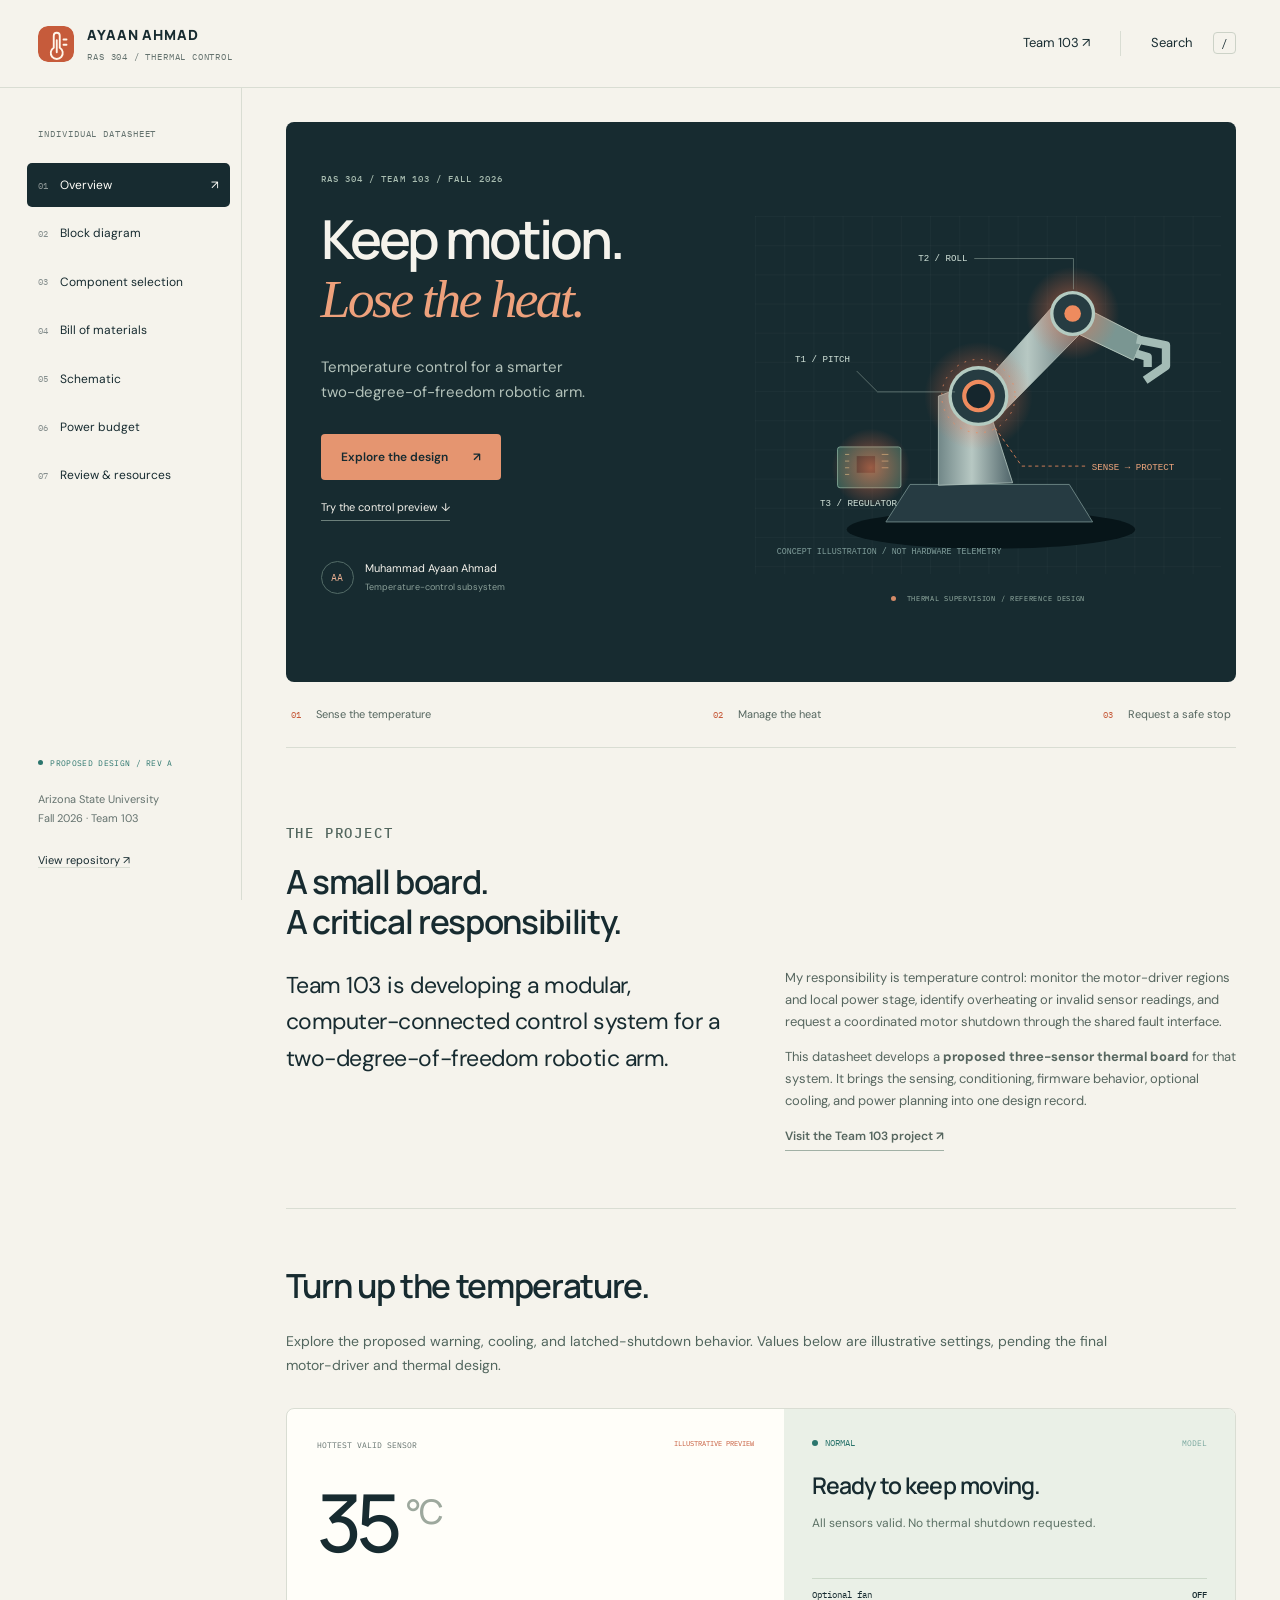
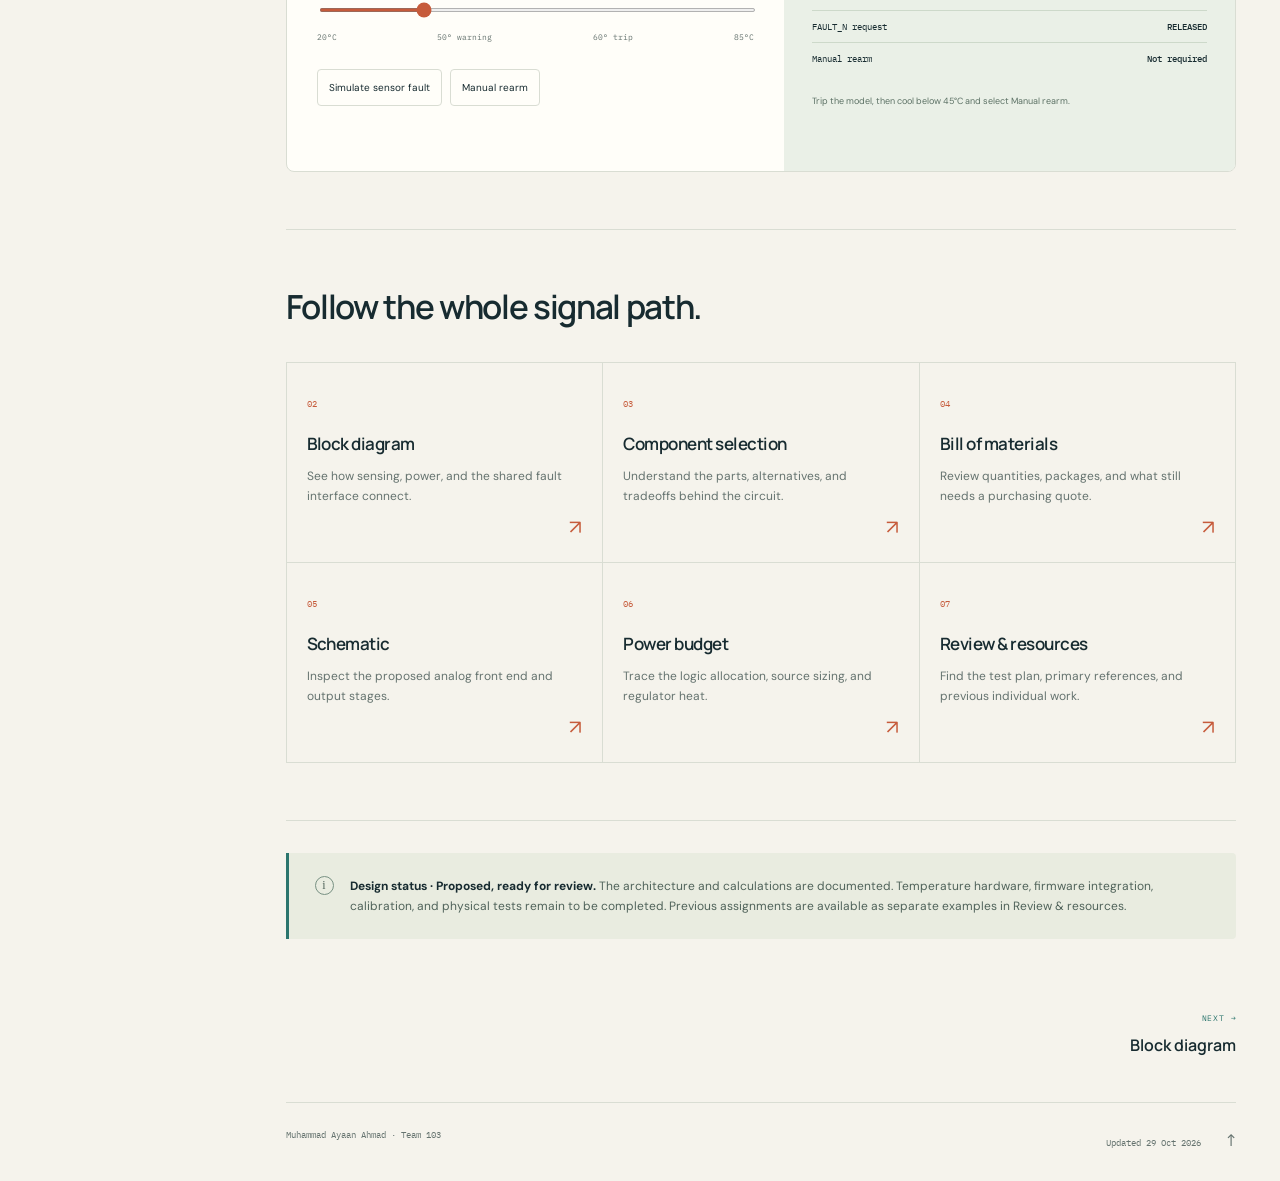
<file: index.html>
<!doctype html><html lang="en"><head><meta charset="utf-8"><meta name="viewport" content="width=device-width, initial-scale=1"><title>Overview · Ayaan Ahmad · RAS 304 Temperature Control</title><meta name="description" content="Muhammad Ayaan Ahmad’s temperature-control subsystem for Team 103’s modular two-degree-of-freedom robotic arm. Architecture, components, circuit, BOM, power budget and review."><meta name="theme-color" content="#172b30"><link rel="icon" href="thermal-mark.svg" type="image/svg+xml"><link rel="stylesheet" href="thermal.css"><script defer src="thermal.js"></script></head><body><a class="skip-link" href="#main">Skip to content</a><header class="topbar"><a class="brand" href="index.html"><img src="thermal-mark.svg" alt="" width="36" height="36"><span>AYAAN AHMAD<small>RAS 304 / THERMAL CONTROL</small></span></a><div class="top-links"><a href="https://ras304-f26-103.github.io/" target="_blank" rel="noopener">Team 103 ↗</a><button class="search-trigger" aria-label="Search this datasheet">Search <kbd>/</kbd></button><button class="mobile-menu" aria-label="Open navigation" aria-expanded="false">Menu ☰</button></div></header><div class="site-layout"><aside class="sidebar"><div><p class="sidebar-label">INDIVIDUAL DATASHEET</p><nav aria-label="Design sections"><a href="index.html" class="nav-link active" aria-current="page"><span>01</span>Overview<b>↗</b></a><a href="block-diagram.html" class="nav-link "><span>02</span>Block diagram<b>↗</b></a><a href="components.html" class="nav-link "><span>03</span>Component selection<b>↗</b></a><a href="bom.html" class="nav-link "><span>04</span>Bill of materials<b>↗</b></a><a href="schematic.html" class="nav-link "><span>05</span>Schematic<b>↗</b></a><a href="thermal-power.html" class="nav-link "><span>06</span>Power budget<b>↗</b></a><a href="review.html" class="nav-link "><span>07</span>Review & resources<b>↗</b></a></nav></div><div class="sidebar-bottom"><span class="tag"><i></i> PROPOSED DESIGN / REV A</span><p>Arizona State University<br>Fall 2026 · Team 103</p><a href="https://github.com/mahmad62asu/RAS304-Individual-Datasheet" target="_blank" rel="noopener">View repository ↗</a></div></aside><main id="main"><section class="hero"><div class="hero-copy"><p class="eyebrow">RAS 304 / TEAM 103 / FALL 2026</p><h1>Keep motion.<br><em>Lose the heat.</em></h1><p>Temperature control for a smarter<br class="desktop-only"> two-degree-of-freedom robotic arm.</p><div class="hero-actions"><a class="button coral" href="block-diagram.html">Explore the design <span>↗</span></a><a class="text-link" href="#control-preview">Try the control preview ↓</a></div><div class="hero-byline"><span class="avatar">AA</span><span>Muhammad Ayaan Ahmad<small>Temperature-control subsystem</small></span></div></div><div class="hero-visual"><svg viewBox="0 0 560 430" role="img" aria-label="Illustration of a two-axis robotic arm with three proposed temperature sensing points"><defs><pattern id="grid" width="35" height="35" patternUnits="userSpaceOnUse"><path d="M35 0H0V35" fill="none" stroke="#fff" stroke-opacity=".055"/></pattern><linearGradient id="metal"><stop stop-color="#718788"/><stop offset=".45" stop-color="#b7c8c3"/><stop offset="1" stop-color="#4f6469"/></linearGradient><radialGradient id="heat"><stop stop-color="#f47c52" stop-opacity=".6"/><stop offset="1" stop-color="#ef6946" stop-opacity="0"/></radialGradient></defs><rect width="560" height="430" fill="url(#grid)"/><ellipse cx="283" cy="376" rx="173" ry="23" fill="#071519"/><path d="M157 367h248l-28-45H186z" fill="#263b42" stroke="#76908e"/><path d="M220 323V216l50-18 39 122z" fill="url(#metal)" stroke="#afc2bc"/><path d="M263 214l106-119 36 31-113 115z" fill="url(#metal)" stroke="#afc2bc"/><path d="M384 104l82 42-12 27-82-39z" fill="#7a9692" stroke="#c4d6cc"/><path d="M458 148l35 7v25l-25 17m-11-32 14 4v12" fill="none" stroke="#a4bcb6" stroke-width="10" stroke-linejoin="round"/><circle cx="268" cy="216" r="65" fill="url(#heat)"/><circle cx="381" cy="117" r="56" fill="url(#heat)"/><circle cx="268" cy="216" r="34" fill="#263c42" stroke="#b4cbc1" stroke-width="4"/><circle cx="268" cy="216" r="17" fill="#15262d" stroke="#ee8b5e" stroke-width="5"/><circle cx="381" cy="117" r="25" fill="#263c42" stroke="#b4cbc1" stroke-width="4"/><circle cx="381" cy="117" r="10" fill="#ee8b5e"/><path d="M288 254l32 46h77" fill="none" stroke="#ee8b5e" stroke-dasharray="4 4"/><path d="M382 88V51H263M240 211H147l-25-25" fill="none" stroke="#b8c9be" stroke-opacity=".5"/><circle cx="268" cy="216" r="44" fill="none" stroke="#ee8b5e" stroke-dasharray="2 8"/><rect x="99" y="277" width="76" height="49" rx="3" fill="#335b54" stroke="#85b1a0"/><rect x="122" y="288" width="22" height="20" fill="#172d30"/><path d="M108 286h5m-5 8h5m-5 8h5m-5 8h5m39-24h8m-8 8h8m-8 8h8" stroke="#b3b485"/><circle cx="139" cy="302" r="47" fill="url(#heat)"/><text x="114" y="175" fill="#d1e2d9" font-size="11" font-family="monospace" text-anchor="end">T1 / PITCH</text><text x="255" y="54" fill="#d1e2d9" font-size="11" font-family="monospace" text-anchor="end">T2 / ROLL</text><text x="404" y="305" fill="#eea57c" font-size="11" font-family="monospace">SENSE → PROTECT</text><text x="78" y="348" fill="#d1e2d9" font-size="11" font-family="monospace">T3 / REGULATOR</text><text x="26" y="405" fill="#7f9c99" font-family="monospace" font-size="10">CONCEPT ILLUSTRATION / NOT HARDWARE TELEMETRY</text></svg><div class="visual-label"><i></i> THERMAL SUPERVISION / REFERENCE DESIGN</div></div></section><div class="hero-strip"><span><b>01</b> Sense the temperature</span><span><b>02</b> Manage the heat</span><span><b>03</b> Request a safe stop</span></div><section id="overview" class="section"><p class="eyebrow">THE PROJECT</p><h2>A small board.<br>A critical responsibility.</h2><div class="split-text"><p class="big-copy">Team 103 is developing a modular, computer-connected control system for a two-degree-of-freedom robotic arm.</p><div><p>My responsibility is temperature control: monitor the motor-driver regions and local power stage, identify overheating or invalid sensor readings, and request a coordinated motor shutdown through the shared fault interface.</p><p>This datasheet develops a <strong>proposed three-sensor thermal board</strong> for that system. It brings the sensing, conditioning, firmware behavior, optional cooling, and power planning into one design record.</p><a class="inline-link" href="https://ras304-f26-103.github.io/" target="_blank" rel="noopener">Visit the Team 103 project ↗</a></div></div></section><section id="control-preview" class="section"><h2>Turn up the temperature.</h2><p>Explore the proposed warning, cooling, and latched-shutdown behavior. Values below are illustrative settings, pending the final motor-driver and thermal design.</p><div class="simulator"><div class="sim-input"><div class="sim-label"><label for="temperature">HOTTEST VALID SENSOR</label><span>ILLUSTRATIVE PREVIEW</span></div><div class="temperature-number"><output id="temp-output" for="temperature">35</output><span>°C</span></div><input id="temperature" type="range" min="20" max="85" step="1" value="35" aria-label="Simulated hottest sensor temperature"><div class="range-labels"><span>20°C</span><span>50° warning</span><span>60° trip</span><span>85°C</span></div><div class="sim-controls"><button id="sensor-fault" class="small-button" type="button" aria-pressed="false">Simulate sensor fault</button><button id="reset-fault" class="small-button" type="button">Manual rearm</button></div></div><div class="sim-status" aria-live="polite"><div class="status-top"><span id="state-dot" class="state-dot"></span><span id="state-label">NORMAL</span><span class="sim-tag">MODEL</span></div><h3 id="state-title">Ready to keep moving.</h3><p id="state-description">All sensors valid. No thermal shutdown requested.</p><dl><div><dt>Optional fan</dt><dd id="fan-state">OFF</dd></div><div><dt>FAULT_N request</dt><dd id="fault-state">RELEASED</dd></div><div><dt>Manual rearm</dt><dd id="rearm-state">Not required</dd></div></dl><p id="rearm-message" class="small">Trip the model, then cool below 45°C and select Manual rearm.</p></div></div></section><section id="design-map" class="section"><h2>Follow the whole signal path.</h2><div class="design-grid"><a class="design-item" href="block-diagram.html"><span class="design-num">02</span><h3>Block diagram</h3><p>See how sensing, power, and the shared fault interface connect.</p><span class="arrow">↗</span></a><a class="design-item" href="components.html"><span class="design-num">03</span><h3>Component selection</h3><p>Understand the parts, alternatives, and tradeoffs behind the circuit.</p><span class="arrow">↗</span></a><a class="design-item" href="bom.html"><span class="design-num">04</span><h3>Bill of materials</h3><p>Review quantities, packages, and what still needs a purchasing quote.</p><span class="arrow">↗</span></a><a class="design-item" href="schematic.html"><span class="design-num">05</span><h3>Schematic</h3><p>Inspect the proposed analog front end and output stages.</p><span class="arrow">↗</span></a><a class="design-item" href="thermal-power.html"><span class="design-num">06</span><h3>Power budget</h3><p>Trace the logic allocation, source sizing, and regulator heat.</p><span class="arrow">↗</span></a><a class="design-item" href="review.html"><span class="design-num">07</span><h3>Review & resources</h3><p>Find the test plan, primary references, and previous individual work.</p><span class="arrow">↗</span></a></div></section><aside class="note"><span class="note-mark">i</span><div><strong>Design status · Proposed, ready for review.</strong> The architecture and calculations are documented. Temperature hardware, firmware integration, calibration, and physical tests remain to be completed. Previous assignments are available as separate examples in Review & resources.</div></aside><nav class="page-nav" aria-label="Previous and next page"><div></div><a href="block-diagram.html"><small>NEXT →</small><strong>Block diagram</strong></a></nav><footer><span>Muhammad Ayaan Ahmad · Team 103</span><span>Updated 29 Oct 2026 <a href="#top" aria-label="Back to top">↑</a></span></footer></main></div><dialog id="search-dialog"><div class="search-head"><label for="site-search">Search the datasheet</label><button id="close-search" aria-label="Close search">✕</button></div><input id="site-search" type="search" placeholder="Try sensor, fault, power, calibration…"><div id="search-results"></div></dialog><span id="top"></span></body></html>
</file>
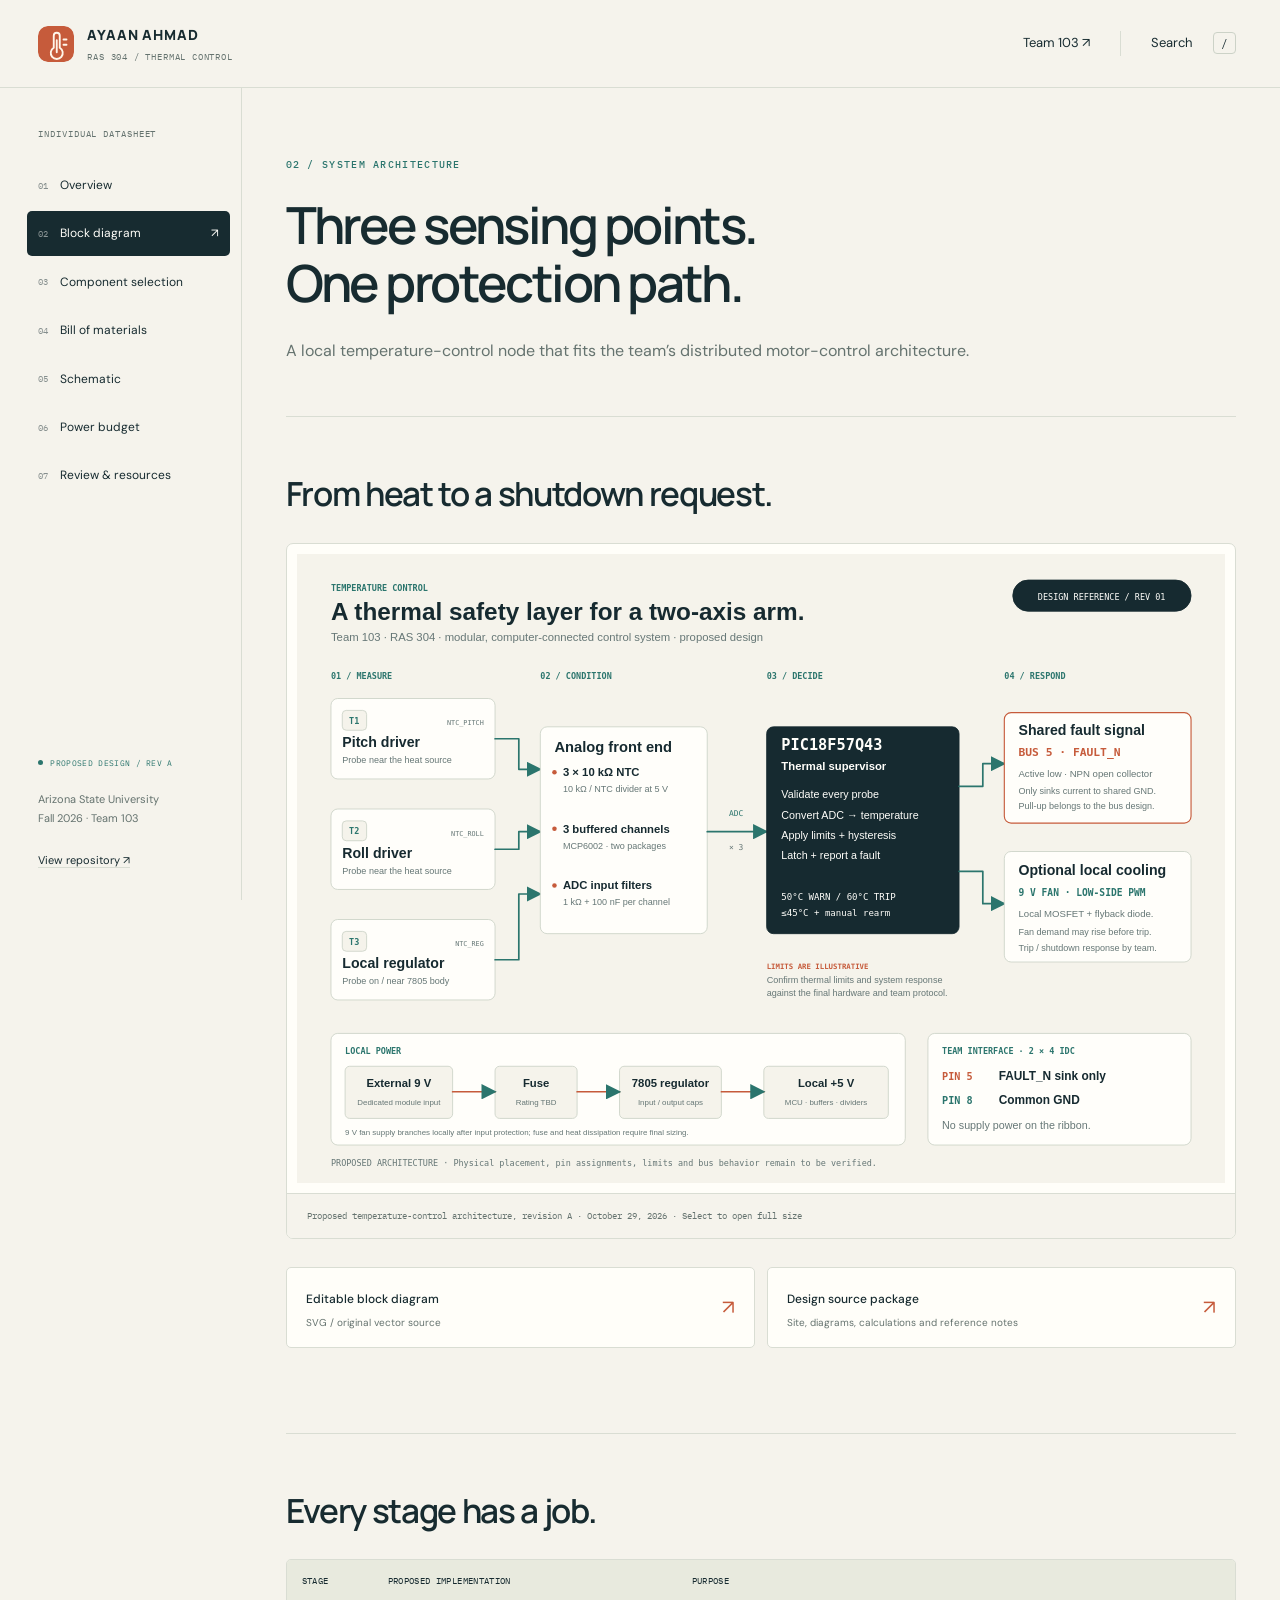
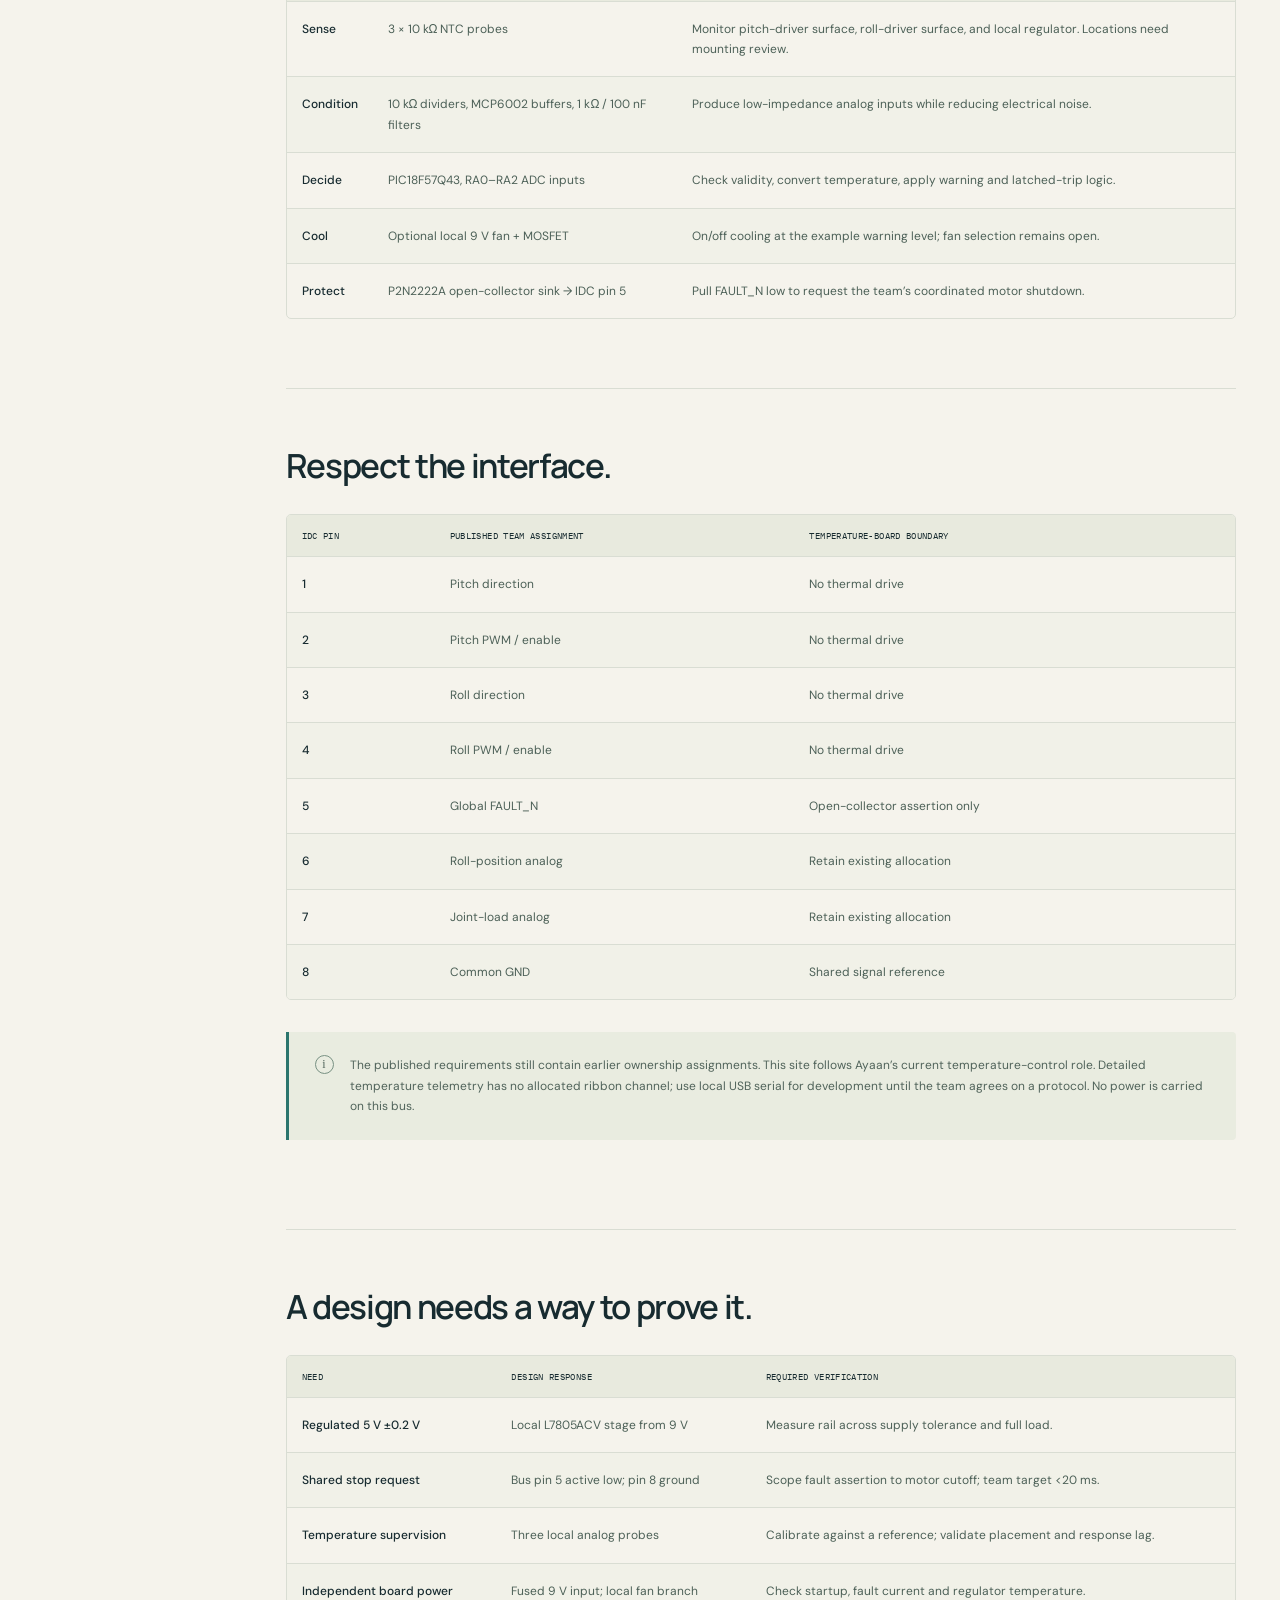
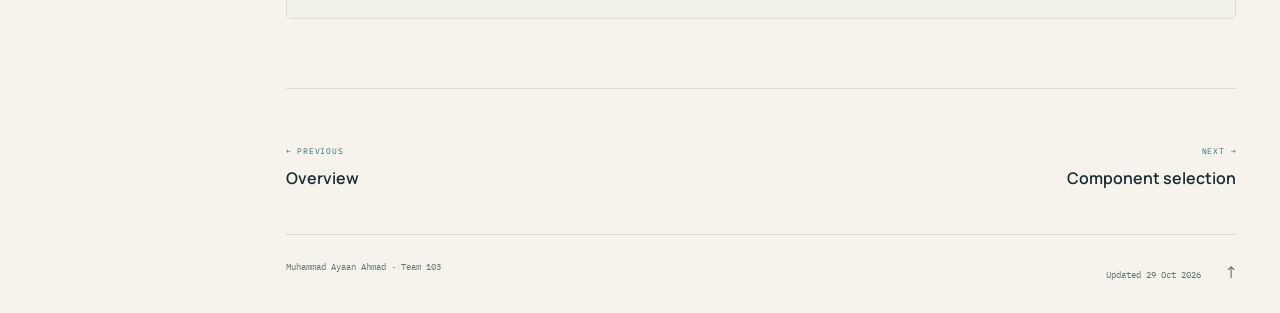
<file: block-diagram.html>
<!doctype html><html lang="en"><head><meta charset="utf-8"><meta name="viewport" content="width=device-width, initial-scale=1"><title>Block diagram · Ayaan Ahmad · RAS 304 Temperature Control</title><meta name="description" content="Muhammad Ayaan Ahmad’s temperature-control subsystem for Team 103’s modular two-degree-of-freedom robotic arm. Architecture, components, circuit, BOM, power budget and review."><meta name="theme-color" content="#172b30"><link rel="icon" href="thermal-mark.svg" type="image/svg+xml"><link rel="stylesheet" href="thermal.css"><script defer src="thermal.js"></script></head><body><a class="skip-link" href="#main">Skip to content</a><header class="topbar"><a class="brand" href="index.html"><img src="thermal-mark.svg" alt="" width="36" height="36"><span>AYAAN AHMAD<small>RAS 304 / THERMAL CONTROL</small></span></a><div class="top-links"><a href="https://ras304-f26-103.github.io/" target="_blank" rel="noopener">Team 103 ↗</a><button class="search-trigger" aria-label="Search this datasheet">Search <kbd>/</kbd></button><button class="mobile-menu" aria-label="Open navigation" aria-expanded="false">Menu ☰</button></div></header><div class="site-layout"><aside class="sidebar"><div><p class="sidebar-label">INDIVIDUAL DATASHEET</p><nav aria-label="Design sections"><a href="index.html" class="nav-link "><span>01</span>Overview<b>↗</b></a><a href="block-diagram.html" class="nav-link active" aria-current="page"><span>02</span>Block diagram<b>↗</b></a><a href="components.html" class="nav-link "><span>03</span>Component selection<b>↗</b></a><a href="bom.html" class="nav-link "><span>04</span>Bill of materials<b>↗</b></a><a href="schematic.html" class="nav-link "><span>05</span>Schematic<b>↗</b></a><a href="thermal-power.html" class="nav-link "><span>06</span>Power budget<b>↗</b></a><a href="review.html" class="nav-link "><span>07</span>Review & resources<b>↗</b></a></nav></div><div class="sidebar-bottom"><span class="tag"><i></i> PROPOSED DESIGN / REV A</span><p>Arizona State University<br>Fall 2026 · Team 103</p><a href="https://github.com/mahmad62asu/RAS304-Individual-Datasheet" target="_blank" rel="noopener">View repository ↗</a></div></aside><main id="main"><header class="page-heading"><p class="eyebrow">02 / SYSTEM ARCHITECTURE</p><h1>Three sensing points.<br>One protection path.</h1><p class="lede">A local temperature-control node that fits the team’s distributed motor-control architecture.</p></header><section id="architecture" class="section"><h2>From heat to a shutdown request.</h2><figure><a href="thermal-architecture.svg" target="_blank" class="diagram-link" aria-label="Open full-size Proposed temperature-control architecture, revision A · October 29, 2026"><img src="thermal-architecture.svg" alt="Proposed temperature-control architecture, revision A · October 29, 2026" loading="lazy"></a><figcaption>Proposed temperature-control architecture, revision A · October 29, 2026 · Select to open full size</figcaption></figure><div class="download-list"><a href="thermal-architecture.svg" download><span><b>Editable block diagram</b><small>SVG / original vector source</small></span><span aria-hidden="true">↗</span></a><a href="temperature-design-source.zip" download><span><b>Design source package</b><small>Site, diagrams, calculations and reference notes</small></span><span aria-hidden="true">↗</span></a></div></section><section id="signal-path" class="section"><h2>Every stage has a job.</h2><div class="table-wrap"><table><thead><tr><th>Stage</th><th>Proposed implementation</th><th>Purpose</th></tr></thead><tbody><tr><td>Sense</td><td>3 × 10 kΩ NTC probes</td><td>Monitor pitch-driver surface, roll-driver surface, and local regulator. Locations need mounting review.</td></tr><tr><td>Condition</td><td>10 kΩ dividers, MCP6002 buffers, 1 kΩ / 100 nF filters</td><td>Produce low-impedance analog inputs while reducing electrical noise.</td></tr><tr><td>Decide</td><td>PIC18F57Q43, RA0–RA2 ADC inputs</td><td>Check validity, convert temperature, apply warning and latched-trip logic.</td></tr><tr><td>Cool</td><td>Optional local 9 V fan + MOSFET</td><td>On/off cooling at the example warning level; fan selection remains open.</td></tr><tr><td>Protect</td><td>P2N2222A open-collector sink → IDC pin 5</td><td>Pull FAULT_N low to request the team’s coordinated motor shutdown.</td></tr></tbody></table></div></section><section id="interfaces" class="section"><h2>Respect the interface.</h2><div class="table-wrap"><table><thead><tr><th>IDC pin</th><th>Published team assignment</th><th>Temperature-board boundary</th></tr></thead><tbody><tr><td>1</td><td>Pitch direction</td><td>No thermal drive</td></tr><tr><td>2</td><td>Pitch PWM / enable</td><td>No thermal drive</td></tr><tr><td>3</td><td>Roll direction</td><td>No thermal drive</td></tr><tr><td>4</td><td>Roll PWM / enable</td><td>No thermal drive</td></tr><tr><td>5</td><td>Global FAULT_N</td><td>Open-collector assertion only</td></tr><tr><td>6</td><td>Roll-position analog</td><td>Retain existing allocation</td></tr><tr><td>7</td><td>Joint-load analog</td><td>Retain existing allocation</td></tr><tr><td>8</td><td>Common GND</td><td>Shared signal reference</td></tr></tbody></table></div><aside class="note"><span class="note-mark">i</span><div>The published requirements still contain earlier ownership assignments. This site follows Ayaan’s current temperature-control role. Detailed temperature telemetry has no allocated ribbon channel; use local USB serial for development until the team agrees on a protocol. No power is carried on this bus.</div></aside></section><section id="requirements" class="section"><h2>A design needs a way to prove it.</h2><div class="table-wrap"><table><thead><tr><th>Need</th><th>Design response</th><th>Required verification</th></tr></thead><tbody><tr><td>Regulated 5 V ±0.2 V</td><td>Local L7805ACV stage from 9 V</td><td>Measure rail across supply tolerance and full load.</td></tr><tr><td>Shared stop request</td><td>Bus pin 5 active low; pin 8 ground</td><td>Scope fault assertion to motor cutoff; team target <20 ms.</td></tr><tr><td>Temperature supervision</td><td>Three local analog probes</td><td>Calibrate against a reference; validate placement and response lag.</td></tr><tr><td>Independent board power</td><td>Fused 9 V input; local fan branch</td><td>Check startup, fault current and regulator temperature.</td></tr></tbody></table></div></section><nav class="page-nav" aria-label="Previous and next page"><a href="index.html"><small>← PREVIOUS</small><strong>Overview</strong></a><a href="components.html"><small>NEXT →</small><strong>Component selection</strong></a></nav><footer><span>Muhammad Ayaan Ahmad · Team 103</span><span>Updated 29 Oct 2026 <a href="#top" aria-label="Back to top">↑</a></span></footer></main></div><dialog id="search-dialog"><div class="search-head"><label for="site-search">Search the datasheet</label><button id="close-search" aria-label="Close search">✕</button></div><input id="site-search" type="search" placeholder="Try sensor, fault, power, calibration…"><div id="search-results"></div></dialog><span id="top"></span></body></html>
</file>
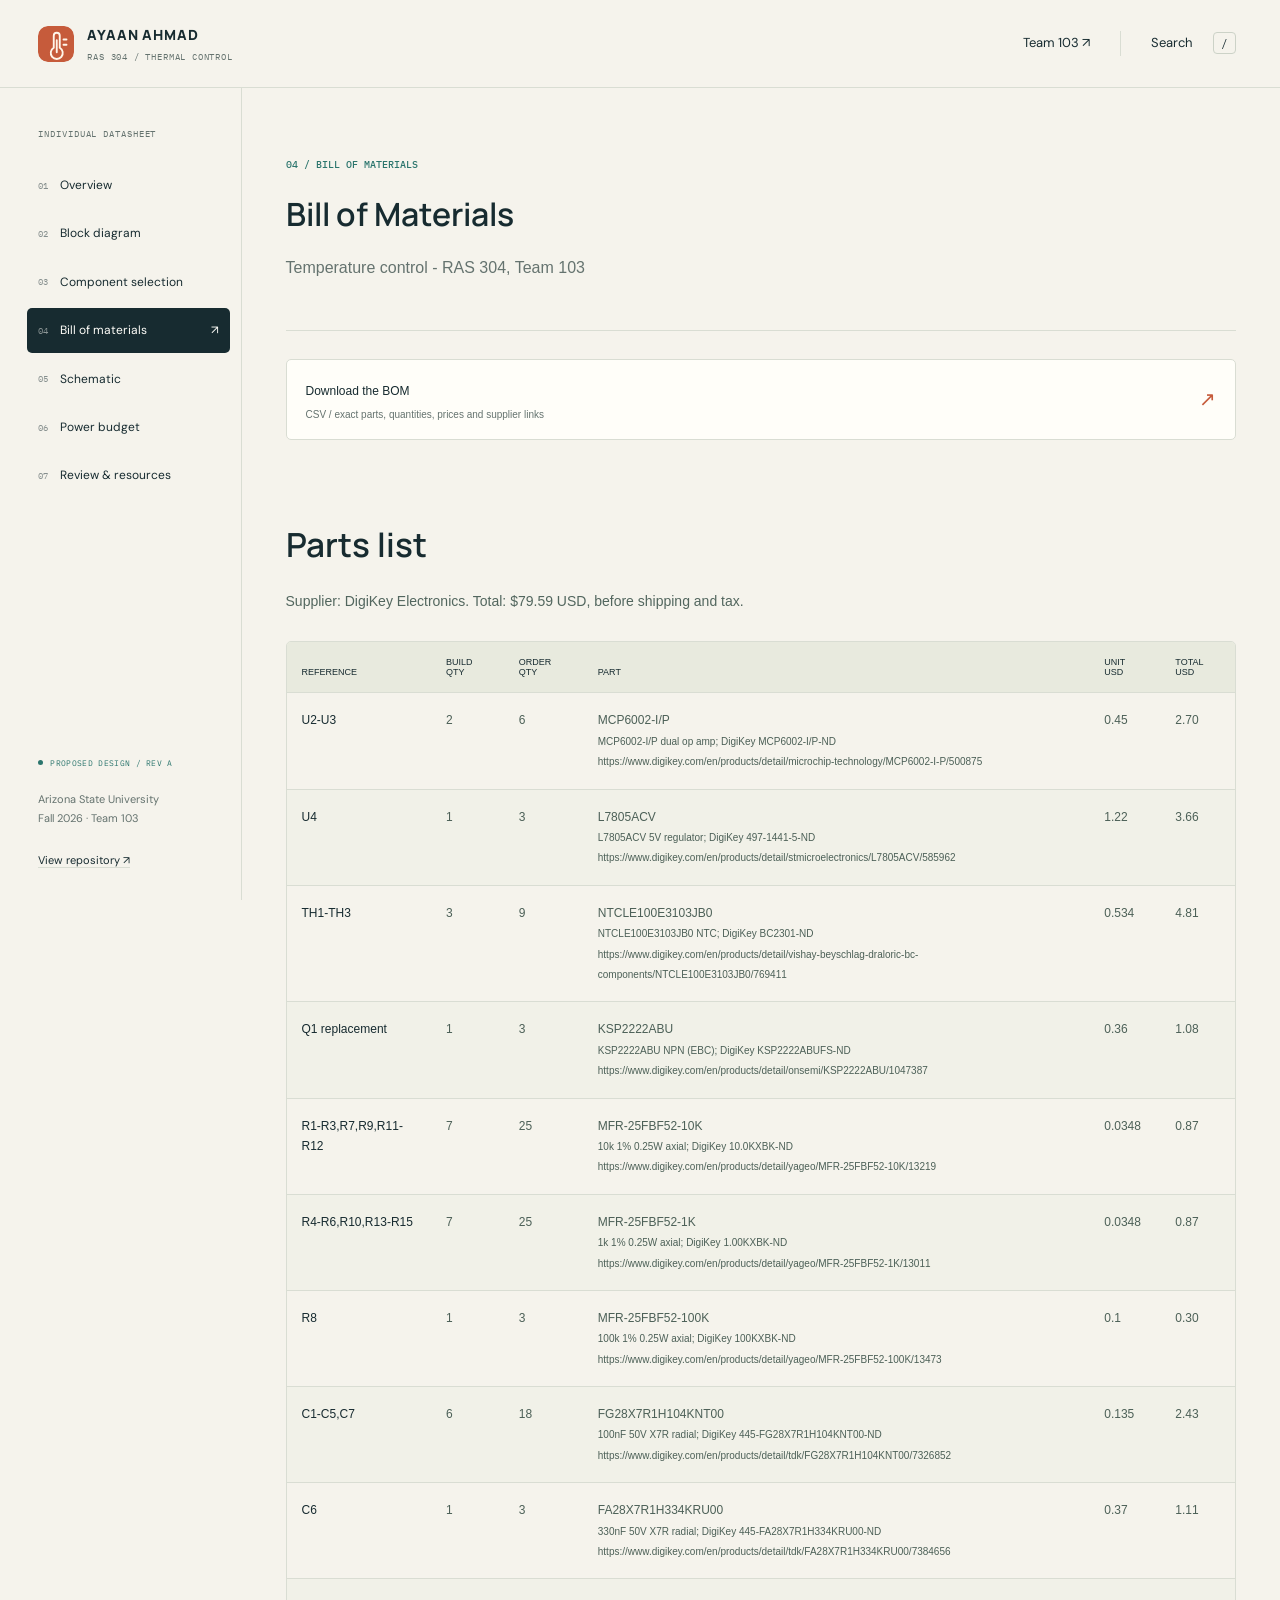
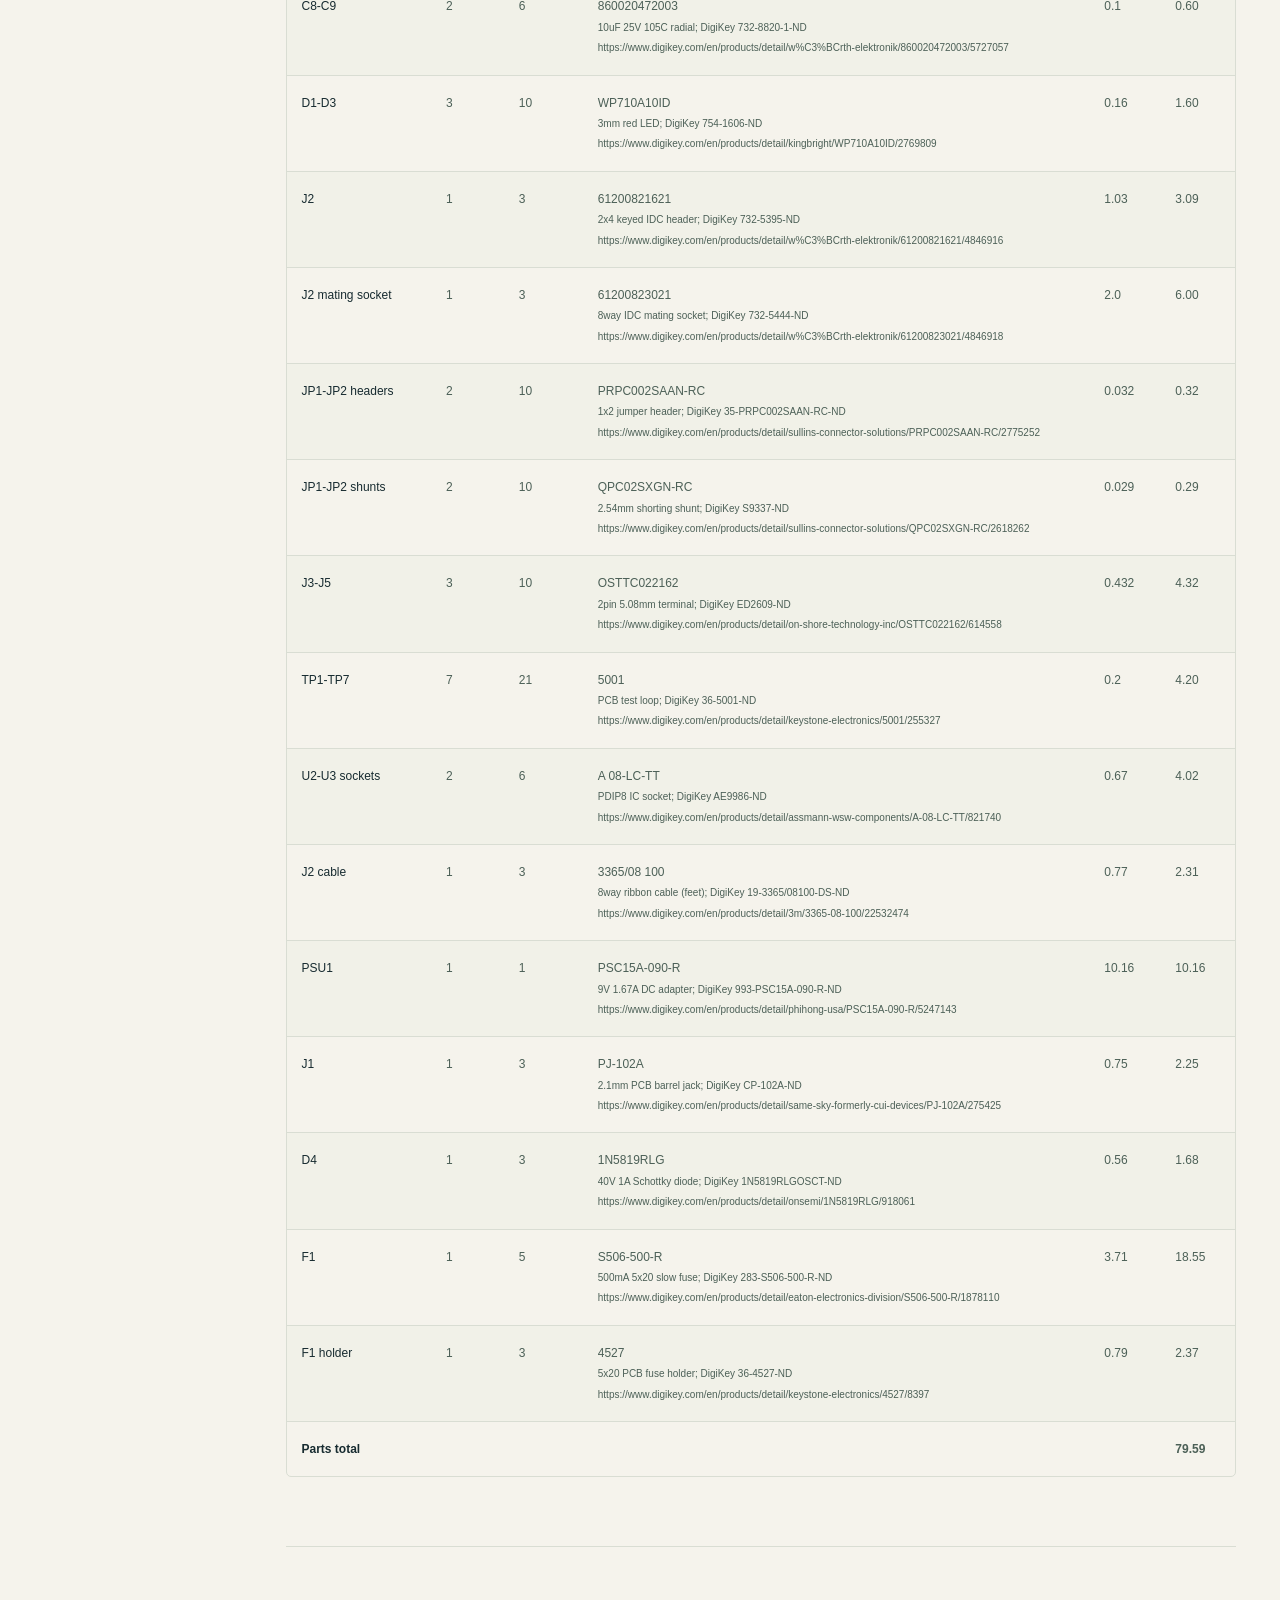
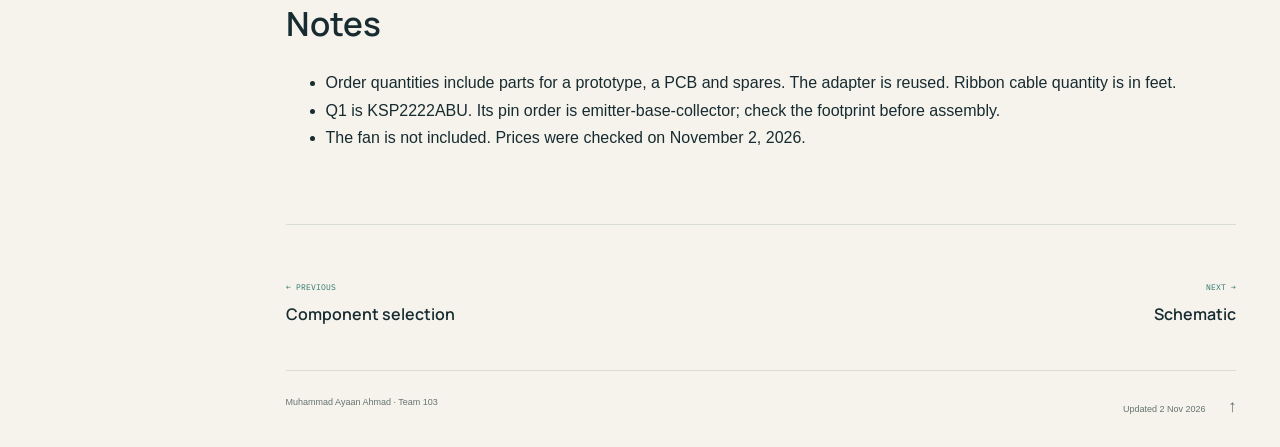
<file: bom.html>
<!doctype html><html lang="en"><head><meta charset="utf-8"><meta name="viewport" content="width=device-width, initial-scale=1"><title>Bill of materials · Ayaan Ahmad · RAS 304 Temperature Control</title><meta name="description" content="Muhammad Ayaan Ahmad’s temperature-control subsystem for Team 103’s modular two-degree-of-freedom robotic arm. Architecture, components, circuit, BOM, power budget and review."><meta name="theme-color" content="#172b30"><link rel="icon" href="thermal-mark.svg" type="image/svg+xml"><link rel="stylesheet" href="thermal.css"><script defer src="thermal.js"></script><style>main,main *{font-family:Arial,Helvetica,sans-serif;letter-spacing:normal!important;word-spacing:normal!important;font-variant-ligatures:none!important}main h1{font-size:32px!important;letter-spacing:normal!important}main .lede{font-size:16px!important;line-height:1.4!important}@media print{@page{size:letter;margin:.4in}*{font-family:Arial,Helvetica,sans-serif!important;letter-spacing:normal!important;word-spacing:normal!important;text-transform:none!important;font-variant-ligatures:none!important}.download-list,.topbar,.sidebar,.page-nav,.skip-link,dialog{display:none!important}body{background:white!important;color:black!important}.site-layout{display:block!important}main{margin:0!important;padding:0!important;max-width:none!important;width:auto!important}.page-heading{min-height:0!important;padding:0!important;margin:0 0 12pt!important;break-after:auto!important}.page-heading h1{font-size:20pt!important;line-height:1.2!important;margin:0 0 5pt!important}.page-heading .eyebrow{display:none!important}.page-heading .lede{font-size:10pt!important;line-height:1.2!important;margin:0!important}.section{padding:0!important;margin:0 0 10pt!important;break-before:auto!important;break-inside:auto!important}.section h2{font-size:12pt!important;line-height:1.2!important;margin:8pt 0 5pt!important}p,li{font-size:9pt!important;line-height:1.25!important}.table-wrap{break-inside:auto!important;overflow:visible!important}table{break-inside:auto!important;font-size:9pt!important;width:100%!important;table-layout:auto!important;border-collapse:collapse!important}td,th{padding:5pt!important;font-size:9pt!important;line-height:1.2!important;border:1px solid #999!important;background:white!important;color:black!important;overflow-wrap:anywhere!important}tr{break-inside:avoid!important}thead{display:table-header-group}tfoot{display:table-row-group}small{font-size:8pt!important;line-height:1.2!important}a{color:black!important;text-decoration:none!important}footer{font-size:8pt!important;margin-top:10pt!important;padding:0!important}}</style></head><body><a class="skip-link" href="#main">Skip to content</a><header class="topbar"><a class="brand" href="index.html"><img src="thermal-mark.svg" alt="" width="36" height="36"><span>AYAAN AHMAD<small>RAS 304 / THERMAL CONTROL</small></span></a><div class="top-links"><a href="https://ras304-f26-103.github.io/" target="_blank" rel="noopener">Team 103 ↗</a><button class="search-trigger" aria-label="Search this datasheet">Search <kbd>/</kbd></button><button class="mobile-menu" aria-label="Open navigation" aria-expanded="false">Menu ☰</button></div></header><div class="site-layout"><aside class="sidebar"><div><p class="sidebar-label">INDIVIDUAL DATASHEET</p><nav aria-label="Design sections"><a href="index.html" class="nav-link "><span>01</span>Overview<b>↗</b></a><a href="block-diagram.html" class="nav-link "><span>02</span>Block diagram<b>↗</b></a><a href="components.html" class="nav-link "><span>03</span>Component selection<b>↗</b></a><a href="bom.html" class="nav-link active" aria-current="page"><span>04</span>Bill of materials<b>↗</b></a><a href="schematic.html" class="nav-link "><span>05</span>Schematic<b>↗</b></a><a href="thermal-power.html" class="nav-link "><span>06</span>Power budget<b>↗</b></a><a href="review.html" class="nav-link "><span>07</span>Review & resources<b>↗</b></a></nav></div><div class="sidebar-bottom"><span class="tag"><i></i> PROPOSED DESIGN / REV A</span><p>Arizona State University<br>Fall 2026 · Team 103</p><a href="https://github.com/mahmad62asu/RAS304-Individual-Datasheet" target="_blank" rel="noopener">View repository ↗</a></div></aside><main id="main"><header class="page-heading"><p class="eyebrow">04 / BILL OF MATERIALS</p><h1>Bill of Materials</h1><p class="lede">Temperature control - RAS 304, Team 103</p></header><div class="download-list"><a href="temperature-bom.csv" download><span><b>Download the BOM</b><small>CSV / exact parts, quantities, prices and supplier links</small></span><span aria-hidden="true">↗</span></a></div><section id="bill" class="section"><h2>Parts list</h2><p>Supplier: DigiKey Electronics. Total: $79.59 USD, before shipping and tax.</p><div class="table-wrap"><table><thead><tr><th>Reference</th><th>Build qty</th><th>Order qty</th><th>Part</th><th>Unit USD</th><th>Total USD</th></tr></thead><tbody><tr><td>U2-U3</td><td>2</td><td>6</td><td><a href="https://www.digikey.com/en/products/detail/microchip-technology/MCP6002-I-P/500875">MCP6002-I/P</a><br><small>MCP6002-I/P dual op amp; DigiKey MCP6002-I/P-ND</small><br><small class="product-url"><a href="https://www.digikey.com/en/products/detail/microchip-technology/MCP6002-I-P/500875">https://www.digikey.com/en/products/detail/microchip-technology/MCP6002-I-P/500875</a></small></td><td>0.45</td><td>2.70</td></tr><tr><td>U4</td><td>1</td><td>3</td><td><a href="https://www.digikey.com/en/products/detail/stmicroelectronics/L7805ACV/585962">L7805ACV</a><br><small>L7805ACV 5V regulator; DigiKey 497-1441-5-ND</small><br><small class="product-url"><a href="https://www.digikey.com/en/products/detail/stmicroelectronics/L7805ACV/585962">https://www.digikey.com/en/products/detail/stmicroelectronics/L7805ACV/585962</a></small></td><td>1.22</td><td>3.66</td></tr><tr><td>TH1-TH3</td><td>3</td><td>9</td><td><a href="https://www.digikey.com/en/products/detail/vishay-beyschlag-draloric-bc-components/NTCLE100E3103JB0/769411">NTCLE100E3103JB0</a><br><small>NTCLE100E3103JB0 NTC; DigiKey BC2301-ND</small><br><small class="product-url"><a href="https://www.digikey.com/en/products/detail/vishay-beyschlag-draloric-bc-components/NTCLE100E3103JB0/769411">https://www.digikey.com/en/products/detail/vishay-beyschlag-draloric-bc-components/NTCLE100E3103JB0/769411</a></small></td><td>0.534</td><td>4.81</td></tr><tr><td>Q1 replacement</td><td>1</td><td>3</td><td><a href="https://www.digikey.com/en/products/detail/onsemi/KSP2222ABU/1047387">KSP2222ABU</a><br><small>KSP2222ABU NPN (EBC); DigiKey KSP2222ABUFS-ND</small><br><small class="product-url"><a href="https://www.digikey.com/en/products/detail/onsemi/KSP2222ABU/1047387">https://www.digikey.com/en/products/detail/onsemi/KSP2222ABU/1047387</a></small></td><td>0.36</td><td>1.08</td></tr><tr><td>R1-R3,R7,R9,R11-R12</td><td>7</td><td>25</td><td><a href="https://www.digikey.com/en/products/detail/yageo/MFR-25FBF52-10K/13219">MFR-25FBF52-10K</a><br><small>10k 1% 0.25W axial; DigiKey 10.0KXBK-ND</small><br><small class="product-url"><a href="https://www.digikey.com/en/products/detail/yageo/MFR-25FBF52-10K/13219">https://www.digikey.com/en/products/detail/yageo/MFR-25FBF52-10K/13219</a></small></td><td>0.0348</td><td>0.87</td></tr><tr><td>R4-R6,R10,R13-R15</td><td>7</td><td>25</td><td><a href="https://www.digikey.com/en/products/detail/yageo/MFR-25FBF52-1K/13011">MFR-25FBF52-1K</a><br><small>1k 1% 0.25W axial; DigiKey 1.00KXBK-ND</small><br><small class="product-url"><a href="https://www.digikey.com/en/products/detail/yageo/MFR-25FBF52-1K/13011">https://www.digikey.com/en/products/detail/yageo/MFR-25FBF52-1K/13011</a></small></td><td>0.0348</td><td>0.87</td></tr><tr><td>R8</td><td>1</td><td>3</td><td><a href="https://www.digikey.com/en/products/detail/yageo/MFR-25FBF52-100K/13473">MFR-25FBF52-100K</a><br><small>100k 1% 0.25W axial; DigiKey 100KXBK-ND</small><br><small class="product-url"><a href="https://www.digikey.com/en/products/detail/yageo/MFR-25FBF52-100K/13473">https://www.digikey.com/en/products/detail/yageo/MFR-25FBF52-100K/13473</a></small></td><td>0.1</td><td>0.30</td></tr><tr><td>C1-C5,C7</td><td>6</td><td>18</td><td><a href="https://www.digikey.com/en/products/detail/tdk/FG28X7R1H104KNT00/7326852">FG28X7R1H104KNT00</a><br><small>100nF 50V X7R radial; DigiKey 445-FG28X7R1H104KNT00-ND</small><br><small class="product-url"><a href="https://www.digikey.com/en/products/detail/tdk/FG28X7R1H104KNT00/7326852">https://www.digikey.com/en/products/detail/tdk/FG28X7R1H104KNT00/7326852</a></small></td><td>0.135</td><td>2.43</td></tr><tr><td>C6</td><td>1</td><td>3</td><td><a href="https://www.digikey.com/en/products/detail/tdk/FA28X7R1H334KRU00/7384656">FA28X7R1H334KRU00</a><br><small>330nF 50V X7R radial; DigiKey 445-FA28X7R1H334KRU00-ND</small><br><small class="product-url"><a href="https://www.digikey.com/en/products/detail/tdk/FA28X7R1H334KRU00/7384656">https://www.digikey.com/en/products/detail/tdk/FA28X7R1H334KRU00/7384656</a></small></td><td>0.37</td><td>1.11</td></tr><tr><td>C8-C9</td><td>2</td><td>6</td><td><a href="https://www.digikey.com/en/products/detail/w%C3%BCrth-elektronik/860020472003/5727057">860020472003</a><br><small>10uF 25V 105C radial; DigiKey 732-8820-1-ND</small><br><small class="product-url"><a href="https://www.digikey.com/en/products/detail/w%C3%BCrth-elektronik/860020472003/5727057">https://www.digikey.com/en/products/detail/w%C3%BCrth-elektronik/860020472003/5727057</a></small></td><td>0.1</td><td>0.60</td></tr><tr><td>D1-D3</td><td>3</td><td>10</td><td><a href="https://www.digikey.com/en/products/detail/kingbright/WP710A10ID/2769809">WP710A10ID</a><br><small>3mm red LED; DigiKey 754-1606-ND</small><br><small class="product-url"><a href="https://www.digikey.com/en/products/detail/kingbright/WP710A10ID/2769809">https://www.digikey.com/en/products/detail/kingbright/WP710A10ID/2769809</a></small></td><td>0.16</td><td>1.60</td></tr><tr><td>J2</td><td>1</td><td>3</td><td><a href="https://www.digikey.com/en/products/detail/w%C3%BCrth-elektronik/61200821621/4846916">61200821621</a><br><small>2x4 keyed IDC header; DigiKey 732-5395-ND</small><br><small class="product-url"><a href="https://www.digikey.com/en/products/detail/w%C3%BCrth-elektronik/61200821621/4846916">https://www.digikey.com/en/products/detail/w%C3%BCrth-elektronik/61200821621/4846916</a></small></td><td>1.03</td><td>3.09</td></tr><tr><td>J2 mating socket</td><td>1</td><td>3</td><td><a href="https://www.digikey.com/en/products/detail/w%C3%BCrth-elektronik/61200823021/4846918">61200823021</a><br><small>8way IDC mating socket; DigiKey 732-5444-ND</small><br><small class="product-url"><a href="https://www.digikey.com/en/products/detail/w%C3%BCrth-elektronik/61200823021/4846918">https://www.digikey.com/en/products/detail/w%C3%BCrth-elektronik/61200823021/4846918</a></small></td><td>2.0</td><td>6.00</td></tr><tr><td>JP1-JP2 headers</td><td>2</td><td>10</td><td><a href="https://www.digikey.com/en/products/detail/sullins-connector-solutions/PRPC002SAAN-RC/2775252">PRPC002SAAN-RC</a><br><small>1x2 jumper header; DigiKey 35-PRPC002SAAN-RC-ND</small><br><small class="product-url"><a href="https://www.digikey.com/en/products/detail/sullins-connector-solutions/PRPC002SAAN-RC/2775252">https://www.digikey.com/en/products/detail/sullins-connector-solutions/PRPC002SAAN-RC/2775252</a></small></td><td>0.032</td><td>0.32</td></tr><tr><td>JP1-JP2 shunts</td><td>2</td><td>10</td><td><a href="https://www.digikey.com/en/products/detail/sullins-connector-solutions/QPC02SXGN-RC/2618262">QPC02SXGN-RC</a><br><small>2.54mm shorting shunt; DigiKey S9337-ND</small><br><small class="product-url"><a href="https://www.digikey.com/en/products/detail/sullins-connector-solutions/QPC02SXGN-RC/2618262">https://www.digikey.com/en/products/detail/sullins-connector-solutions/QPC02SXGN-RC/2618262</a></small></td><td>0.029</td><td>0.29</td></tr><tr><td>J3-J5</td><td>3</td><td>10</td><td><a href="https://www.digikey.com/en/products/detail/on-shore-technology-inc/OSTTC022162/614558">OSTTC022162</a><br><small>2pin 5.08mm terminal; DigiKey ED2609-ND</small><br><small class="product-url"><a href="https://www.digikey.com/en/products/detail/on-shore-technology-inc/OSTTC022162/614558">https://www.digikey.com/en/products/detail/on-shore-technology-inc/OSTTC022162/614558</a></small></td><td>0.432</td><td>4.32</td></tr><tr><td>TP1-TP7</td><td>7</td><td>21</td><td><a href="https://www.digikey.com/en/products/detail/keystone-electronics/5001/255327">5001</a><br><small>PCB test loop; DigiKey 36-5001-ND</small><br><small class="product-url"><a href="https://www.digikey.com/en/products/detail/keystone-electronics/5001/255327">https://www.digikey.com/en/products/detail/keystone-electronics/5001/255327</a></small></td><td>0.2</td><td>4.20</td></tr><tr><td>U2-U3 sockets</td><td>2</td><td>6</td><td><a href="https://www.digikey.com/en/products/detail/assmann-wsw-components/A-08-LC-TT/821740">A 08-LC-TT</a><br><small>PDIP8 IC socket; DigiKey AE9986-ND</small><br><small class="product-url"><a href="https://www.digikey.com/en/products/detail/assmann-wsw-components/A-08-LC-TT/821740">https://www.digikey.com/en/products/detail/assmann-wsw-components/A-08-LC-TT/821740</a></small></td><td>0.67</td><td>4.02</td></tr><tr><td>J2 cable</td><td>1</td><td>3</td><td><a href="https://www.digikey.com/en/products/detail/3m/3365-08-100/22532474">3365/08 100</a><br><small>8way ribbon cable (feet); DigiKey 19-3365/08100-DS-ND</small><br><small class="product-url"><a href="https://www.digikey.com/en/products/detail/3m/3365-08-100/22532474">https://www.digikey.com/en/products/detail/3m/3365-08-100/22532474</a></small></td><td>0.77</td><td>2.31</td></tr><tr><td>PSU1</td><td>1</td><td>1</td><td><a href="https://www.digikey.com/en/products/detail/phihong-usa/PSC15A-090-R/5247143">PSC15A-090-R</a><br><small>9V 1.67A DC adapter; DigiKey 993-PSC15A-090-R-ND</small><br><small class="product-url"><a href="https://www.digikey.com/en/products/detail/phihong-usa/PSC15A-090-R/5247143">https://www.digikey.com/en/products/detail/phihong-usa/PSC15A-090-R/5247143</a></small></td><td>10.16</td><td>10.16</td></tr><tr><td>J1</td><td>1</td><td>3</td><td><a href="https://www.digikey.com/en/products/detail/same-sky-formerly-cui-devices/PJ-102A/275425">PJ-102A</a><br><small>2.1mm PCB barrel jack; DigiKey CP-102A-ND</small><br><small class="product-url"><a href="https://www.digikey.com/en/products/detail/same-sky-formerly-cui-devices/PJ-102A/275425">https://www.digikey.com/en/products/detail/same-sky-formerly-cui-devices/PJ-102A/275425</a></small></td><td>0.75</td><td>2.25</td></tr><tr><td>D4</td><td>1</td><td>3</td><td><a href="https://www.digikey.com/en/products/detail/onsemi/1N5819RLG/918061">1N5819RLG</a><br><small>40V 1A Schottky diode; DigiKey 1N5819RLGOSCT-ND</small><br><small class="product-url"><a href="https://www.digikey.com/en/products/detail/onsemi/1N5819RLG/918061">https://www.digikey.com/en/products/detail/onsemi/1N5819RLG/918061</a></small></td><td>0.56</td><td>1.68</td></tr><tr><td>F1</td><td>1</td><td>5</td><td><a href="https://www.digikey.com/en/products/detail/eaton-electronics-division/S506-500-R/1878110">S506-500-R</a><br><small>500mA 5x20 slow fuse; DigiKey 283-S506-500-R-ND</small><br><small class="product-url"><a href="https://www.digikey.com/en/products/detail/eaton-electronics-division/S506-500-R/1878110">https://www.digikey.com/en/products/detail/eaton-electronics-division/S506-500-R/1878110</a></small></td><td>3.71</td><td>18.55</td></tr><tr><td>F1 holder</td><td>1</td><td>3</td><td><a href="https://www.digikey.com/en/products/detail/keystone-electronics/4527/8397">4527</a><br><small>5x20 PCB fuse holder; DigiKey 36-4527-ND</small><br><small class="product-url"><a href="https://www.digikey.com/en/products/detail/keystone-electronics/4527/8397">https://www.digikey.com/en/products/detail/keystone-electronics/4527/8397</a></small></td><td>0.79</td><td>2.37</td></tr></tbody><tfoot><tr><td colspan="5"><strong>Parts total</strong></td><td><strong>79.59</strong></td></tr></tfoot></table></div></section><section id="procurement" class="section"><h2>Notes</h2><ul><li>Order quantities include parts for a prototype, a PCB and spares. The adapter is reused. Ribbon cable quantity is in feet.</li><li>Q1 is KSP2222ABU. Its pin order is emitter-base-collector; check the footprint before assembly.</li><li>The fan is not included. Prices were checked on November 2, 2026.</li></ul></section><nav class="page-nav" aria-label="Previous and next page"><a href="components.html"><small>← PREVIOUS</small><strong>Component selection</strong></a><a href="schematic.html"><small>NEXT →</small><strong>Schematic</strong></a></nav><footer><span>Muhammad Ayaan Ahmad · Team 103</span><span>Updated 2 Nov 2026 <a href="#top" aria-label="Back to top">↑</a></span></footer></main></div><dialog id="search-dialog"><div class="search-head"><label for="site-search">Search the datasheet</label><button id="close-search" aria-label="Close search">✕</button></div><input id="site-search" type="search" placeholder="Try sensor, fault, power, calibration…"><div id="search-results"></div></dialog><span id="top"></span></body></html>
</file>
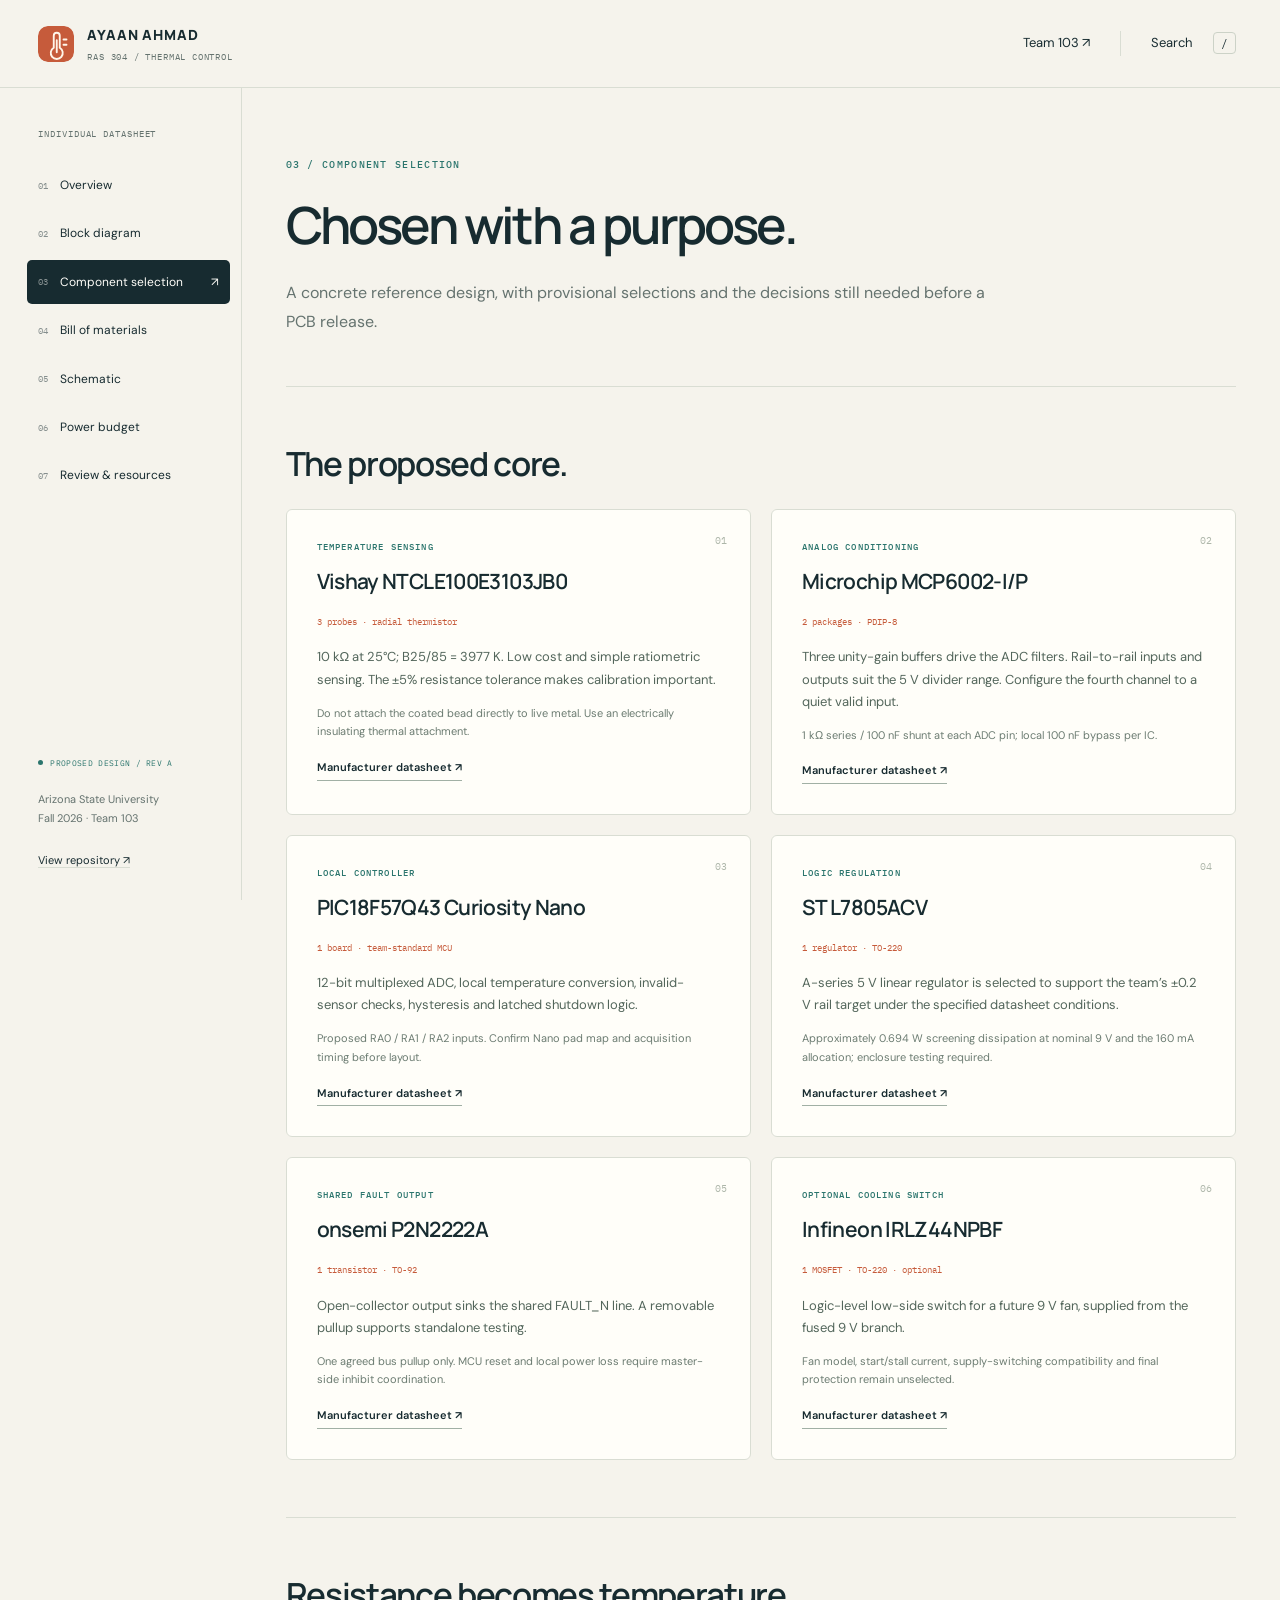
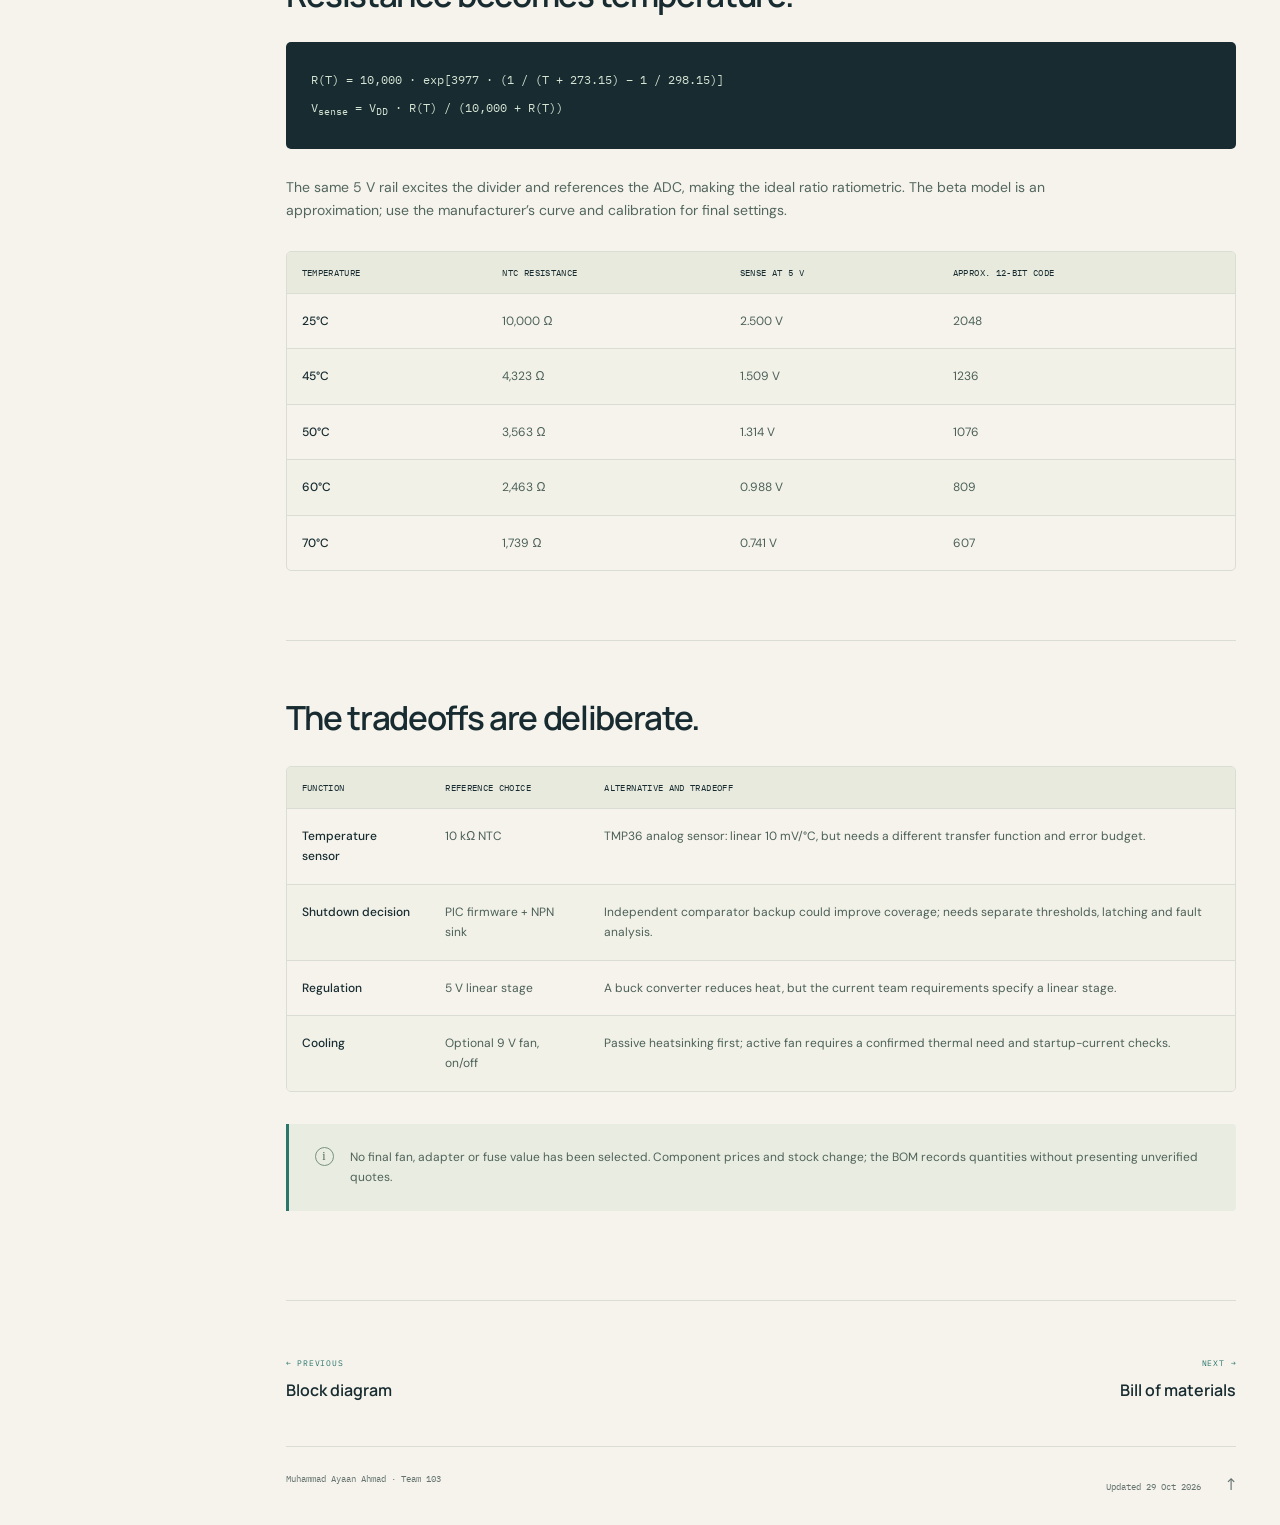
<file: components.html>
<!doctype html><html lang="en"><head><meta charset="utf-8"><meta name="viewport" content="width=device-width, initial-scale=1"><title>Component selection · Ayaan Ahmad · RAS 304 Temperature Control</title><meta name="description" content="Muhammad Ayaan Ahmad’s temperature-control subsystem for Team 103’s modular two-degree-of-freedom robotic arm. Architecture, components, circuit, BOM, power budget and review."><meta name="theme-color" content="#172b30"><link rel="icon" href="thermal-mark.svg" type="image/svg+xml"><link rel="stylesheet" href="thermal.css"><script defer src="thermal.js"></script></head><body><a class="skip-link" href="#main">Skip to content</a><header class="topbar"><a class="brand" href="index.html"><img src="thermal-mark.svg" alt="" width="36" height="36"><span>AYAAN AHMAD<small>RAS 304 / THERMAL CONTROL</small></span></a><div class="top-links"><a href="https://ras304-f26-103.github.io/" target="_blank" rel="noopener">Team 103 ↗</a><button class="search-trigger" aria-label="Search this datasheet">Search <kbd>/</kbd></button><button class="mobile-menu" aria-label="Open navigation" aria-expanded="false">Menu ☰</button></div></header><div class="site-layout"><aside class="sidebar"><div><p class="sidebar-label">INDIVIDUAL DATASHEET</p><nav aria-label="Design sections"><a href="index.html" class="nav-link "><span>01</span>Overview<b>↗</b></a><a href="block-diagram.html" class="nav-link "><span>02</span>Block diagram<b>↗</b></a><a href="components.html" class="nav-link active" aria-current="page"><span>03</span>Component selection<b>↗</b></a><a href="bom.html" class="nav-link "><span>04</span>Bill of materials<b>↗</b></a><a href="schematic.html" class="nav-link "><span>05</span>Schematic<b>↗</b></a><a href="thermal-power.html" class="nav-link "><span>06</span>Power budget<b>↗</b></a><a href="review.html" class="nav-link "><span>07</span>Review & resources<b>↗</b></a></nav></div><div class="sidebar-bottom"><span class="tag"><i></i> PROPOSED DESIGN / REV A</span><p>Arizona State University<br>Fall 2026 · Team 103</p><a href="https://github.com/mahmad62asu/RAS304-Individual-Datasheet" target="_blank" rel="noopener">View repository ↗</a></div></aside><main id="main"><header class="page-heading"><p class="eyebrow">03 / COMPONENT SELECTION</p><h1>Chosen with a purpose.</h1><p class="lede">A concrete reference design, with provisional selections and the decisions still needed before a PCB release.</p></header><section id="selected" class="section"><h2>The proposed core.</h2><div class="parts-grid"><article class="part"><span class="part-number">01</span><p class="eyebrow">Temperature sensing</p><h3>Vishay NTCLE100E3103JB0</h3><span class="part-package">3 probes · radial thermistor</span><p>10 kΩ at 25°C; B25/85 = 3977 K. Low cost and simple ratiometric sensing. The ±5% resistance tolerance makes calibration important.</p><p class="small">Do not attach the coated bead directly to live metal. Use an electrically insulating thermal attachment.</p><a class="inline-link" href="https://www.vishay.com/docs/29049/ntcle100.pdf" target="_blank" rel="noopener">Manufacturer datasheet ↗</a></article><article class="part"><span class="part-number">02</span><p class="eyebrow">Analog conditioning</p><h3>Microchip MCP6002-I/P</h3><span class="part-package">2 packages · PDIP-8</span><p>Three unity-gain buffers drive the ADC filters. Rail-to-rail inputs and outputs suit the 5 V divider range. Configure the fourth channel to a quiet valid input.</p><p class="small">1 kΩ series / 100 nF shunt at each ADC pin; local 100 nF bypass per IC.</p><a class="inline-link" href="https://ww1.microchip.com/downloads/en/DeviceDoc/MCP6001-1R-1U-2-4-1-MHz-Low-Power-Op-Amp-DS20001733L.pdf" target="_blank" rel="noopener">Manufacturer datasheet ↗</a></article><article class="part"><span class="part-number">03</span><p class="eyebrow">Local controller</p><h3>PIC18F57Q43 Curiosity Nano</h3><span class="part-package">1 board · team-standard MCU</span><p>12-bit multiplexed ADC, local temperature conversion, invalid-sensor checks, hysteresis and latched shutdown logic.</p><p class="small">Proposed RA0 / RA1 / RA2 inputs. Confirm Nano pad map and acquisition timing before layout.</p><a class="inline-link" href="https://ww1.microchip.com/downloads/aemDocuments/documents/MCU08/ProductDocuments/UserGuides/PIC18F57Q43-Curiosity-Nano-HW-UserGuide-DS40002186B.pdf" target="_blank" rel="noopener">Manufacturer datasheet ↗</a></article><article class="part"><span class="part-number">04</span><p class="eyebrow">Logic regulation</p><h3>ST L7805ACV</h3><span class="part-package">1 regulator · TO-220</span><p>A-series 5 V linear regulator is selected to support the team’s ±0.2 V rail target under the specified datasheet conditions.</p><p class="small">Approximately 0.694 W screening dissipation at nominal 9 V and the 160 mA allocation; enclosure testing required.</p><a class="inline-link" href="https://www.st.com/resource/en/datasheet/l78.pdf" target="_blank" rel="noopener">Manufacturer datasheet ↗</a></article><article class="part"><span class="part-number">05</span><p class="eyebrow">Shared fault output</p><h3>onsemi P2N2222A</h3><span class="part-package">1 transistor · TO-92</span><p>Open-collector output sinks the shared FAULT_N line. A removable pullup supports standalone testing.</p><p class="small">One agreed bus pullup only. MCU reset and local power loss require master-side inhibit coordination.</p><a class="inline-link" href="https://www.onsemi.com/download/data-sheet/pdf/p2n2222a-d.pdf" target="_blank" rel="noopener">Manufacturer datasheet ↗</a></article><article class="part"><span class="part-number">06</span><p class="eyebrow">Optional cooling switch</p><h3>Infineon IRLZ44NPBF</h3><span class="part-package">1 MOSFET · TO-220 · optional</span><p>Logic-level low-side switch for a future 9 V fan, supplied from the fused 9 V branch.</p><p class="small">Fan model, start/stall current, supply-switching compatibility and final protection remain unselected.</p><a class="inline-link" href="https://www.infineon.com/assets/row/public/documents/24/49/infineon-irlz44n-datasheet-en.pdf" target="_blank" rel="noopener">Manufacturer datasheet ↗</a></article></div></section><section id="conversion" class="section"><h2>Resistance becomes temperature.</h2><div class="equation-panel"><p>R(T) = 10,000 · exp[3977 · (1 / (T + 273.15) − 1 / 298.15)]</p><p>V<sub>sense</sub> = V<sub>DD</sub> · R(T) / (10,000 + R(T))</p></div><p>The same 5 V rail excites the divider and references the ADC, making the ideal ratio ratiometric. The beta model is an approximation; use the manufacturer’s curve and calibration for final settings.</p><div class="table-wrap"><table><thead><tr><th>Temperature</th><th>NTC resistance</th><th>Sense at 5 V</th><th>Approx. 12-bit code</th></tr></thead><tbody><tr><td>25°C</td><td>10,000 Ω</td><td>2.500 V</td><td>2048</td></tr><tr><td>45°C</td><td>4,323 Ω</td><td>1.509 V</td><td>1236</td></tr><tr><td>50°C</td><td>3,563 Ω</td><td>1.314 V</td><td>1076</td></tr><tr><td>60°C</td><td>2,463 Ω</td><td>0.988 V</td><td>809</td></tr><tr><td>70°C</td><td>1,739 Ω</td><td>0.741 V</td><td>607</td></tr></tbody></table></div></section><section id="alternatives" class="section"><h2>The tradeoffs are deliberate.</h2><div class="table-wrap"><table><thead><tr><th>Function</th><th>Reference choice</th><th>Alternative and tradeoff</th></tr></thead><tbody><tr><td>Temperature sensor</td><td>10 kΩ NTC</td><td>TMP36 analog sensor: linear 10 mV/°C, but needs a different transfer function and error budget.</td></tr><tr><td>Shutdown decision</td><td>PIC firmware + NPN sink</td><td>Independent comparator backup could improve coverage; needs separate thresholds, latching and fault analysis.</td></tr><tr><td>Regulation</td><td>5 V linear stage</td><td>A buck converter reduces heat, but the current team requirements specify a linear stage.</td></tr><tr><td>Cooling</td><td>Optional 9 V fan, on/off</td><td>Passive heatsinking first; active fan requires a confirmed thermal need and startup-current checks.</td></tr></tbody></table></div><aside class="note"><span class="note-mark">i</span><div>No final fan, adapter or fuse value has been selected. Component prices and stock change; the BOM records quantities without presenting unverified quotes.</div></aside></section><nav class="page-nav" aria-label="Previous and next page"><a href="block-diagram.html"><small>← PREVIOUS</small><strong>Block diagram</strong></a><a href="bom.html"><small>NEXT →</small><strong>Bill of materials</strong></a></nav><footer><span>Muhammad Ayaan Ahmad · Team 103</span><span>Updated 29 Oct 2026 <a href="#top" aria-label="Back to top">↑</a></span></footer></main></div><dialog id="search-dialog"><div class="search-head"><label for="site-search">Search the datasheet</label><button id="close-search" aria-label="Close search">✕</button></div><input id="site-search" type="search" placeholder="Try sensor, fault, power, calibration…"><div id="search-results"></div></dialog><span id="top"></span></body></html>
</file>
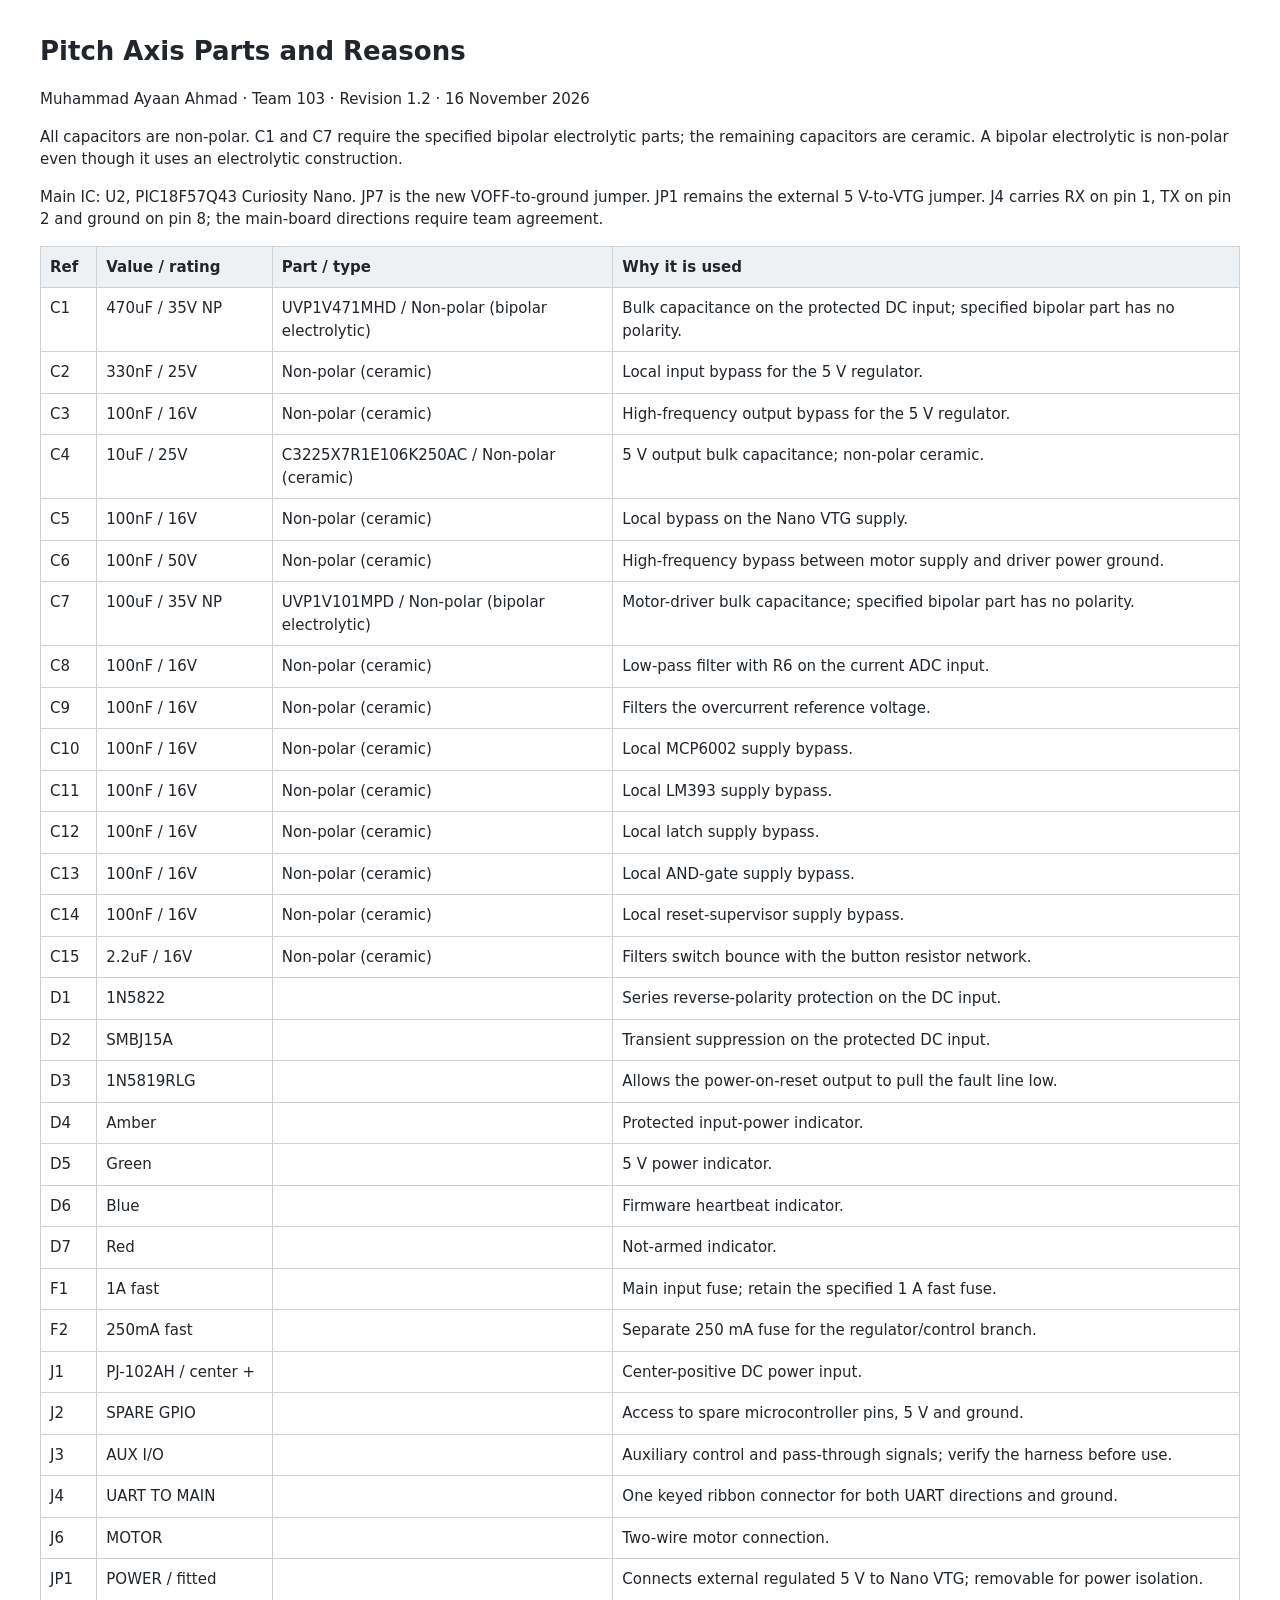
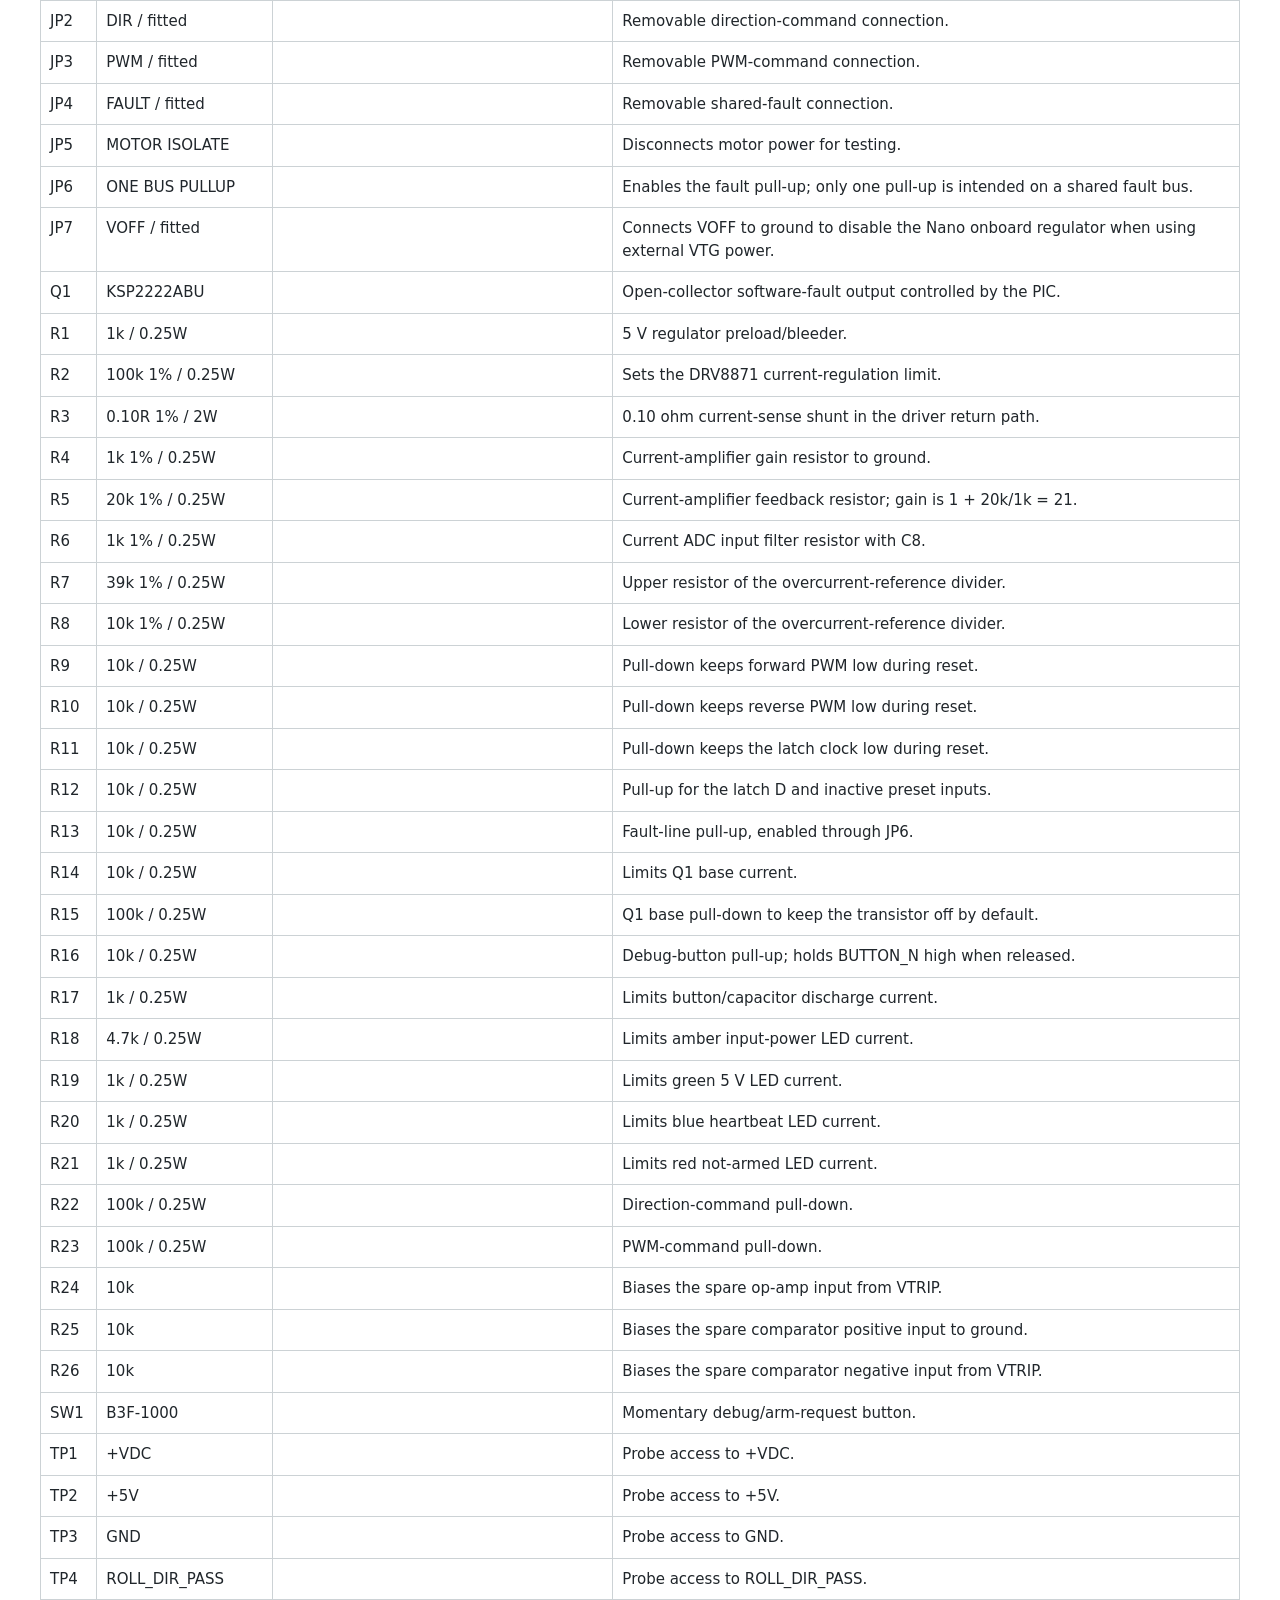
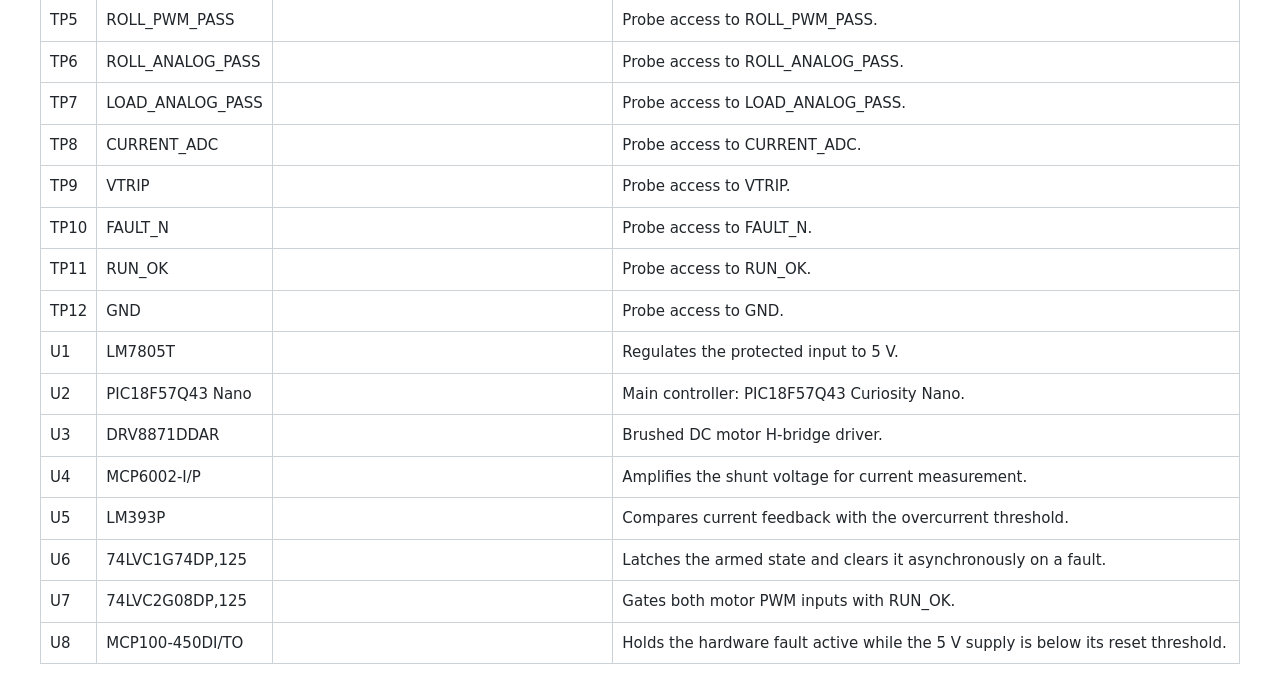
<file: Parts-and-Reasons.html>
<!doctype html><html lang="en"><meta charset="utf-8"><meta name="viewport" content="width=device-width"><title>Pitch Axis Parts and Reasons</title><style>body{font:15px/1.5 system-ui;max-width:1200px;margin:32px auto;padding:0 24px;color:#20262b}table{border-collapse:collapse;width:100%}td,th{border:1px solid #ccd2d5;padding:9px;text-align:left;vertical-align:top}th{background:#eef1f3}h1{font-size:26px}@media print{body{font-size:10px;margin:0}thead{display:table-header-group}tr{break-inside:avoid}}</style><h1>Pitch Axis Parts and Reasons</h1><p>Muhammad Ayaan Ahmad · Team 103 · Revision 1.2 · 16 November 2026</p><p>All capacitors are non-polar. C1 and C7 require the specified bipolar electrolytic parts; the remaining capacitors are ceramic. A bipolar electrolytic is non-polar even though it uses an electrolytic construction.</p><p>Main IC: U2, PIC18F57Q43 Curiosity Nano. JP7 is the new VOFF-to-ground jumper. JP1 remains the external 5 V-to-VTG jumper. J4 carries RX on pin 1, TX on pin 2 and ground on pin 8; the main-board directions require team agreement.</p><table><thead><tr><th>Ref</th><th>Value / rating</th><th>Part / type</th><th>Why it is used</th></tr></thead><tbody><tr><td>C1</td><td>470uF / 35V NP</td><td>UVP1V471MHD / Non-polar (bipolar electrolytic)</td><td>Bulk capacitance on the protected DC input; specified bipolar part has no polarity.</td></tr><tr><td>C2</td><td>330nF / 25V</td><td>Non-polar (ceramic)</td><td>Local input bypass for the 5 V regulator.</td></tr><tr><td>C3</td><td>100nF / 16V</td><td>Non-polar (ceramic)</td><td>High-frequency output bypass for the 5 V regulator.</td></tr><tr><td>C4</td><td>10uF / 25V</td><td>C3225X7R1E106K250AC / Non-polar (ceramic)</td><td>5 V output bulk capacitance; non-polar ceramic.</td></tr><tr><td>C5</td><td>100nF / 16V</td><td>Non-polar (ceramic)</td><td>Local bypass on the Nano VTG supply.</td></tr><tr><td>C6</td><td>100nF / 50V</td><td>Non-polar (ceramic)</td><td>High-frequency bypass between motor supply and driver power ground.</td></tr><tr><td>C7</td><td>100uF / 35V NP</td><td>UVP1V101MPD / Non-polar (bipolar electrolytic)</td><td>Motor-driver bulk capacitance; specified bipolar part has no polarity.</td></tr><tr><td>C8</td><td>100nF / 16V</td><td>Non-polar (ceramic)</td><td>Low-pass filter with R6 on the current ADC input.</td></tr><tr><td>C9</td><td>100nF / 16V</td><td>Non-polar (ceramic)</td><td>Filters the overcurrent reference voltage.</td></tr><tr><td>C10</td><td>100nF / 16V</td><td>Non-polar (ceramic)</td><td>Local MCP6002 supply bypass.</td></tr><tr><td>C11</td><td>100nF / 16V</td><td>Non-polar (ceramic)</td><td>Local LM393 supply bypass.</td></tr><tr><td>C12</td><td>100nF / 16V</td><td>Non-polar (ceramic)</td><td>Local latch supply bypass.</td></tr><tr><td>C13</td><td>100nF / 16V</td><td>Non-polar (ceramic)</td><td>Local AND-gate supply bypass.</td></tr><tr><td>C14</td><td>100nF / 16V</td><td>Non-polar (ceramic)</td><td>Local reset-supervisor supply bypass.</td></tr><tr><td>C15</td><td>2.2uF / 16V</td><td>Non-polar (ceramic)</td><td>Filters switch bounce with the button resistor network.</td></tr><tr><td>D1</td><td>1N5822</td><td></td><td>Series reverse-polarity protection on the DC input.</td></tr><tr><td>D2</td><td>SMBJ15A</td><td></td><td>Transient suppression on the protected DC input.</td></tr><tr><td>D3</td><td>1N5819RLG</td><td></td><td>Allows the power-on-reset output to pull the fault line low.</td></tr><tr><td>D4</td><td>Amber</td><td></td><td>Protected input-power indicator.</td></tr><tr><td>D5</td><td>Green</td><td></td><td>5 V power indicator.</td></tr><tr><td>D6</td><td>Blue</td><td></td><td>Firmware heartbeat indicator.</td></tr><tr><td>D7</td><td>Red</td><td></td><td>Not-armed indicator.</td></tr><tr><td>F1</td><td>1A fast</td><td></td><td>Main input fuse; retain the specified 1 A fast fuse.</td></tr><tr><td>F2</td><td>250mA fast</td><td></td><td>Separate 250 mA fuse for the regulator/control branch.</td></tr><tr><td>J1</td><td>PJ-102AH / center +</td><td></td><td>Center-positive DC power input.</td></tr><tr><td>J2</td><td>SPARE GPIO</td><td></td><td>Access to spare microcontroller pins, 5 V and ground.</td></tr><tr><td>J3</td><td>AUX I/O</td><td></td><td>Auxiliary control and pass-through signals; verify the harness before use.</td></tr><tr><td>J4</td><td>UART TO MAIN</td><td></td><td>One keyed ribbon connector for both UART directions and ground.</td></tr><tr><td>J6</td><td>MOTOR</td><td></td><td>Two-wire motor connection.</td></tr><tr><td>JP1</td><td>POWER / fitted</td><td></td><td>Connects external regulated 5 V to Nano VTG; removable for power isolation.</td></tr><tr><td>JP2</td><td>DIR / fitted</td><td></td><td>Removable direction-command connection.</td></tr><tr><td>JP3</td><td>PWM / fitted</td><td></td><td>Removable PWM-command connection.</td></tr><tr><td>JP4</td><td>FAULT / fitted</td><td></td><td>Removable shared-fault connection.</td></tr><tr><td>JP5</td><td>MOTOR ISOLATE</td><td></td><td>Disconnects motor power for testing.</td></tr><tr><td>JP6</td><td>ONE BUS PULLUP</td><td></td><td>Enables the fault pull-up; only one pull-up is intended on a shared fault bus.</td></tr><tr><td>JP7</td><td>VOFF / fitted</td><td></td><td>Connects VOFF to ground to disable the Nano onboard regulator when using external VTG power.</td></tr><tr><td>Q1</td><td>KSP2222ABU</td><td></td><td>Open-collector software-fault output controlled by the PIC.</td></tr><tr><td>R1</td><td>1k / 0.25W</td><td></td><td>5 V regulator preload/bleeder.</td></tr><tr><td>R2</td><td>100k 1% / 0.25W</td><td></td><td>Sets the DRV8871 current-regulation limit.</td></tr><tr><td>R3</td><td>0.10R 1% / 2W</td><td></td><td>0.10 ohm current-sense shunt in the driver return path.</td></tr><tr><td>R4</td><td>1k 1% / 0.25W</td><td></td><td>Current-amplifier gain resistor to ground.</td></tr><tr><td>R5</td><td>20k 1% / 0.25W</td><td></td><td>Current-amplifier feedback resistor; gain is 1 + 20k/1k = 21.</td></tr><tr><td>R6</td><td>1k 1% / 0.25W</td><td></td><td>Current ADC input filter resistor with C8.</td></tr><tr><td>R7</td><td>39k 1% / 0.25W</td><td></td><td>Upper resistor of the overcurrent-reference divider.</td></tr><tr><td>R8</td><td>10k 1% / 0.25W</td><td></td><td>Lower resistor of the overcurrent-reference divider.</td></tr><tr><td>R9</td><td>10k / 0.25W</td><td></td><td>Pull-down keeps forward PWM low during reset.</td></tr><tr><td>R10</td><td>10k / 0.25W</td><td></td><td>Pull-down keeps reverse PWM low during reset.</td></tr><tr><td>R11</td><td>10k / 0.25W</td><td></td><td>Pull-down keeps the latch clock low during reset.</td></tr><tr><td>R12</td><td>10k / 0.25W</td><td></td><td>Pull-up for the latch D and inactive preset inputs.</td></tr><tr><td>R13</td><td>10k / 0.25W</td><td></td><td>Fault-line pull-up, enabled through JP6.</td></tr><tr><td>R14</td><td>10k / 0.25W</td><td></td><td>Limits Q1 base current.</td></tr><tr><td>R15</td><td>100k / 0.25W</td><td></td><td>Q1 base pull-down to keep the transistor off by default.</td></tr><tr><td>R16</td><td>10k / 0.25W</td><td></td><td>Debug-button pull-up; holds BUTTON_N high when released.</td></tr><tr><td>R17</td><td>1k / 0.25W</td><td></td><td>Limits button/capacitor discharge current.</td></tr><tr><td>R18</td><td>4.7k / 0.25W</td><td></td><td>Limits amber input-power LED current.</td></tr><tr><td>R19</td><td>1k / 0.25W</td><td></td><td>Limits green 5 V LED current.</td></tr><tr><td>R20</td><td>1k / 0.25W</td><td></td><td>Limits blue heartbeat LED current.</td></tr><tr><td>R21</td><td>1k / 0.25W</td><td></td><td>Limits red not-armed LED current.</td></tr><tr><td>R22</td><td>100k / 0.25W</td><td></td><td>Direction-command pull-down.</td></tr><tr><td>R23</td><td>100k / 0.25W</td><td></td><td>PWM-command pull-down.</td></tr><tr><td>R24</td><td>10k</td><td></td><td>Biases the spare op-amp input from VTRIP.</td></tr><tr><td>R25</td><td>10k</td><td></td><td>Biases the spare comparator positive input to ground.</td></tr><tr><td>R26</td><td>10k</td><td></td><td>Biases the spare comparator negative input from VTRIP.</td></tr><tr><td>SW1</td><td>B3F-1000</td><td></td><td>Momentary debug/arm-request button.</td></tr><tr><td>TP1</td><td>+VDC</td><td></td><td>Probe access to +VDC.</td></tr><tr><td>TP2</td><td>+5V</td><td></td><td>Probe access to +5V.</td></tr><tr><td>TP3</td><td>GND</td><td></td><td>Probe access to GND.</td></tr><tr><td>TP4</td><td>ROLL_DIR_PASS</td><td></td><td>Probe access to ROLL_DIR_PASS.</td></tr><tr><td>TP5</td><td>ROLL_PWM_PASS</td><td></td><td>Probe access to ROLL_PWM_PASS.</td></tr><tr><td>TP6</td><td>ROLL_ANALOG_PASS</td><td></td><td>Probe access to ROLL_ANALOG_PASS.</td></tr><tr><td>TP7</td><td>LOAD_ANALOG_PASS</td><td></td><td>Probe access to LOAD_ANALOG_PASS.</td></tr><tr><td>TP8</td><td>CURRENT_ADC</td><td></td><td>Probe access to CURRENT_ADC.</td></tr><tr><td>TP9</td><td>VTRIP</td><td></td><td>Probe access to VTRIP.</td></tr><tr><td>TP10</td><td>FAULT_N</td><td></td><td>Probe access to FAULT_N.</td></tr><tr><td>TP11</td><td>RUN_OK</td><td></td><td>Probe access to RUN_OK.</td></tr><tr><td>TP12</td><td>GND</td><td></td><td>Probe access to GND.</td></tr><tr><td>U1</td><td>LM7805T</td><td></td><td>Regulates the protected input to 5 V.</td></tr><tr><td>U2</td><td>PIC18F57Q43 Nano</td><td></td><td>Main controller: PIC18F57Q43 Curiosity Nano.</td></tr><tr><td>U3</td><td>DRV8871DDAR</td><td></td><td>Brushed DC motor H-bridge driver.</td></tr><tr><td>U4</td><td>MCP6002-I/P</td><td></td><td>Amplifies the shunt voltage for current measurement.</td></tr><tr><td>U5</td><td>LM393P</td><td></td><td>Compares current feedback with the overcurrent threshold.</td></tr><tr><td>U6</td><td>74LVC1G74DP,125</td><td></td><td>Latches the armed state and clears it asynchronously on a fault.</td></tr><tr><td>U7</td><td>74LVC2G08DP,125</td><td></td><td>Gates both motor PWM inputs with RUN_OK.</td></tr><tr><td>U8</td><td>MCP100-450DI/TO</td><td></td><td>Holds the hardware fault active while the 5 V supply is below its reset threshold.</td></tr></tbody></table></html>
</file>
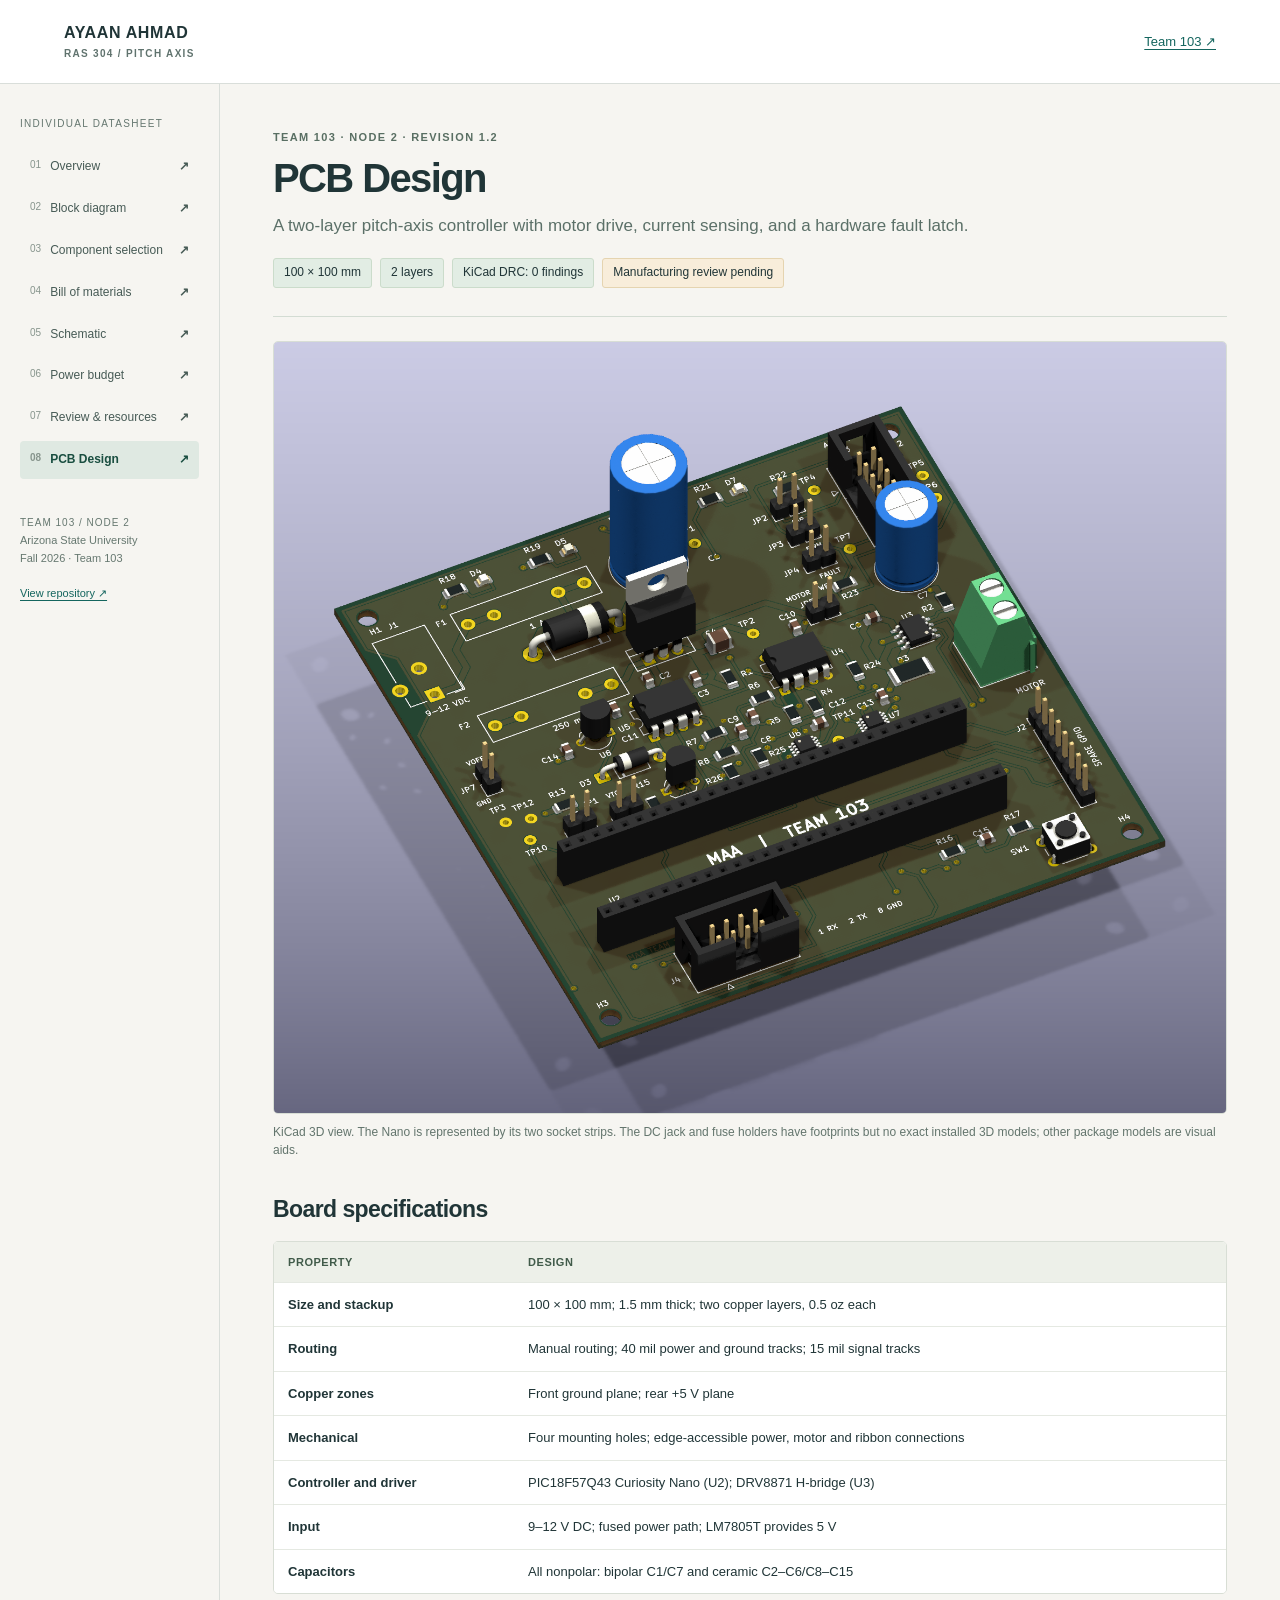
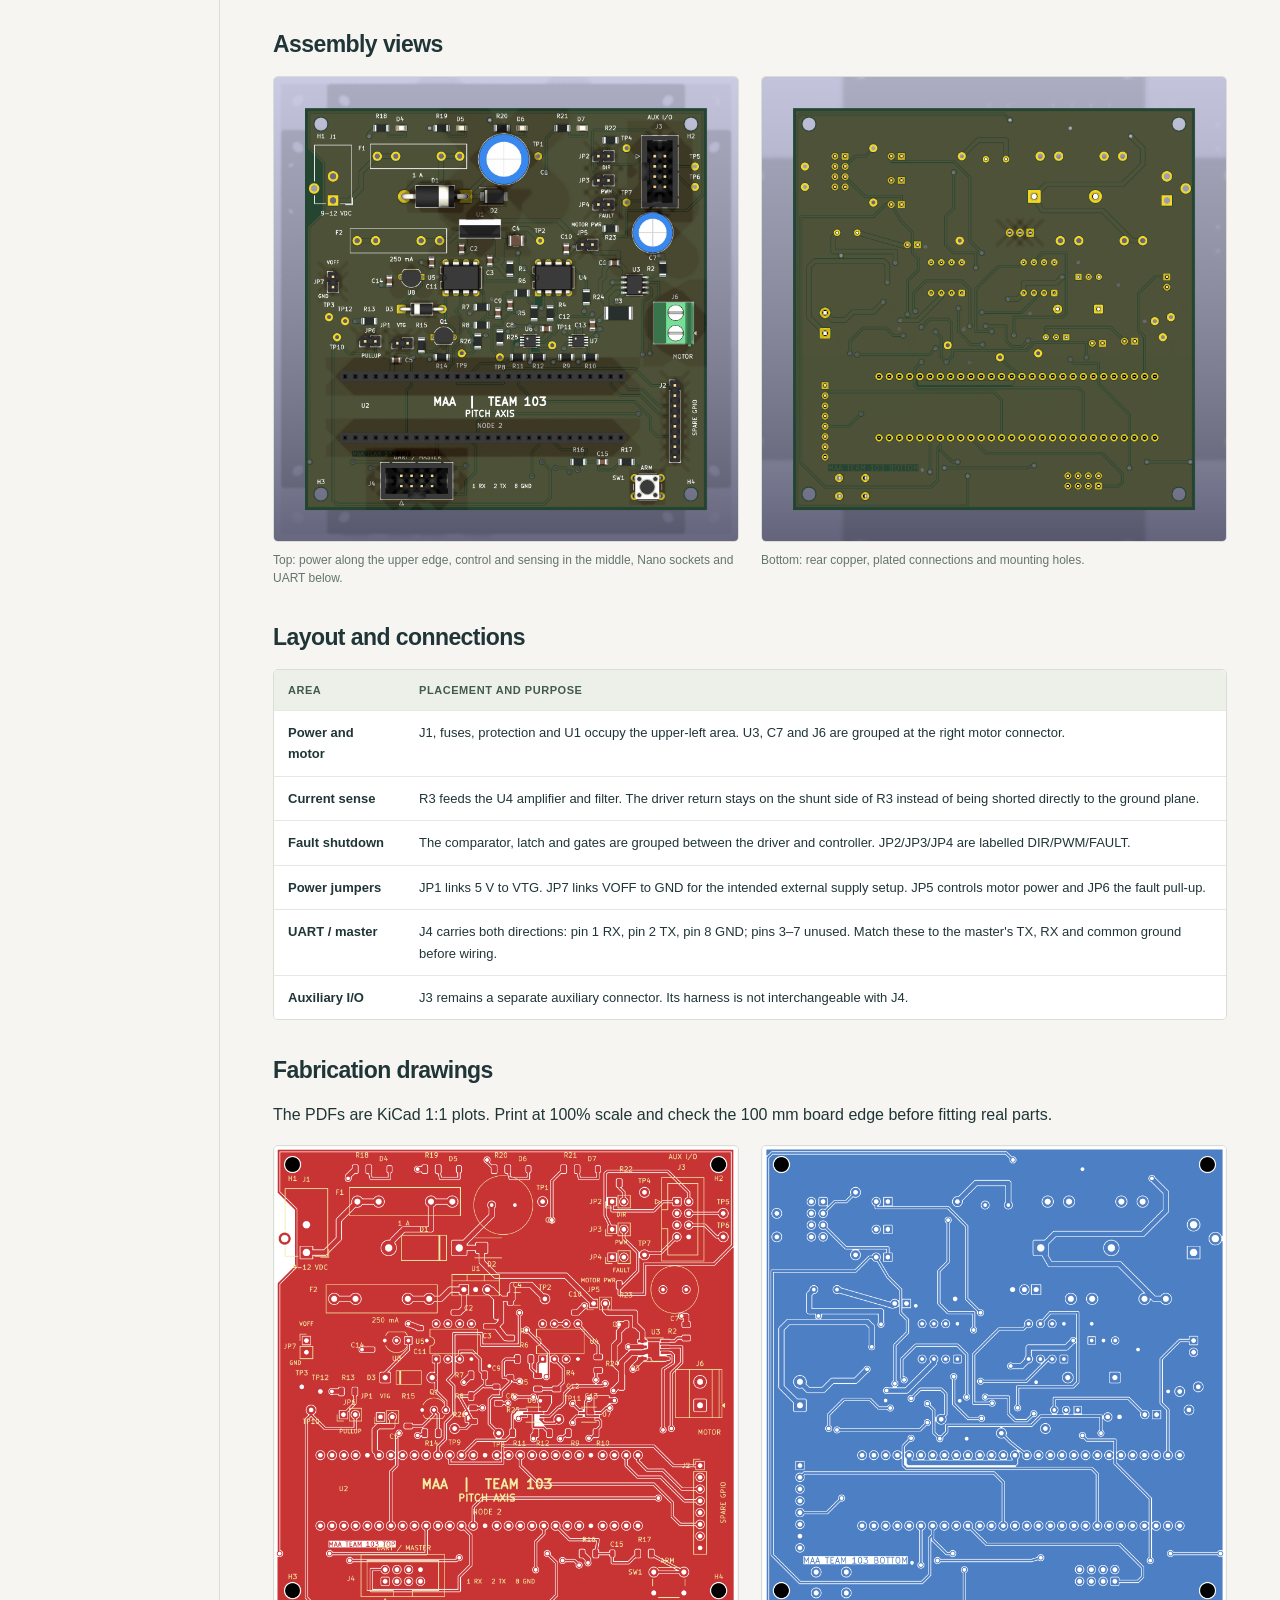
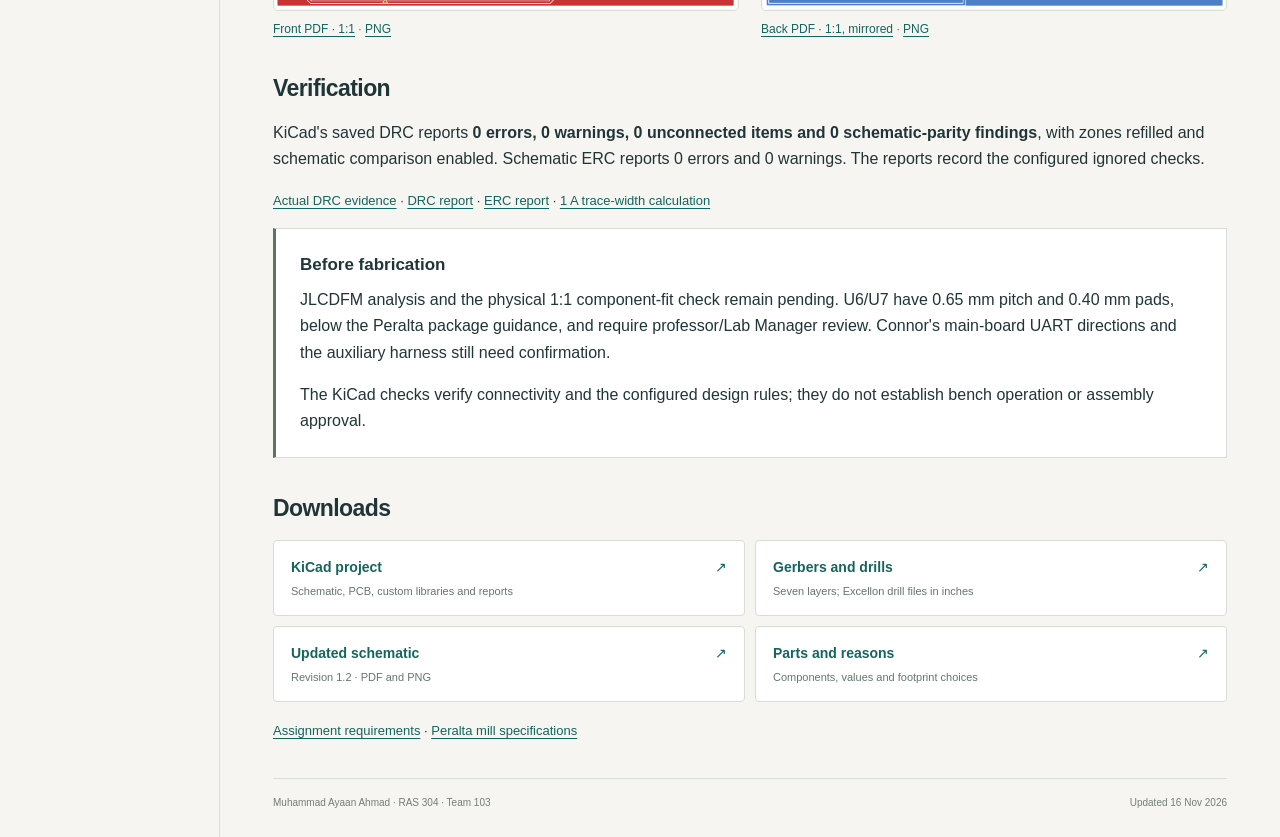
<file: pcb.html>
<!doctype html><html lang="en"><head><meta charset="utf-8"><meta name="viewport" content="width=device-width, initial-scale=1"><title>Pitch Axis PCB · Ayaan Ahmad · RAS 304</title><meta name="description" content="Pitch-axis motor controller schematic and PCB for RAS 304, Team 103. KiCad drawings, parts, and verification."><meta name="theme-color" content="#172b30"><link rel="icon" href="thermal-mark.svg" type="image/svg+xml"><link rel="stylesheet" href="pitch-design.css"></head><body><a class="skip-link" href="#main">Skip to content</a><header class="topbar"><a class="brand" href="index.html"><img src="thermal-mark.svg" alt="" width="36" height="36"><span>AYAAN AHMAD<small>RAS 304 / PITCH AXIS</small></span></a><div class="top-links"><a href="https://ras304-f26-103.github.io/" target="_blank" rel="noopener">Team 103 ↗</a></div></header><div class="site-layout"><aside class="sidebar"><div><p class="sidebar-label">INDIVIDUAL DATASHEET</p><nav aria-label="Design sections"><a href="index.html" class="nav-link "><span>01</span>Overview<b>↗</b></a><a href="block-diagram.html" class="nav-link "><span>02</span>Block diagram<b>↗</b></a><a href="components.html" class="nav-link "><span>03</span>Component selection<b>↗</b></a><a href="bom.html" class="nav-link "><span>04</span>Bill of materials<b>↗</b></a><a href="schematic.html" class="nav-link "><span>05</span>Schematic<b>↗</b></a><a href="thermal-power.html" class="nav-link "><span>06</span>Power budget<b>↗</b></a><a href="review.html" class="nav-link "><span>07</span>Review & resources<b>↗</b></a><a href="pcb.html" class="nav-link active" aria-current="page"><span>08</span>PCB Design<b>↗</b></a></nav></div><div class="sidebar-bottom"><span class="tag"><i></i> TEAM 103 / NODE 2</span><p>Arizona State University<br>Fall 2026 · Team 103</p><a href="https://github.com/mahmad62asu/RAS304-Individual-Datasheet" target="_blank" rel="noopener">View repository ↗</a></div></aside><main id="main">
<header class="page-heading"><p class="eyebrow">Team 103 · Node 2 · Revision 1.2</p><h1>PCB Design</h1><p class="intro">A two-layer pitch-axis controller with motor drive, current sensing, and a hardware fault latch.</p><div class="status"><span>100 × 100 mm</span><span>2 layers</span><span>KiCad DRC: 0 findings</span><span class="pending">Manufacturing review pending</span></div></header>
<section><figure><a href="PCB-3D.png"><img src="PCB-3D.png" alt="KiCad 3D view of the pitch-axis PCB showing the sockets, driver, regulator and labelled connectors" width="1768" height="1432"></a><figcaption>KiCad 3D view. The Nano is represented by its two socket strips. The DC jack and fuse holders have footprints but no exact installed 3D models; other package models are visual aids.</figcaption></figure></section>
<section><h2>Board specifications</h2><div class="table-wrap"><table><thead><tr><th>Property</th><th>Design</th></tr></thead><tbody>
<tr><td>Size and stackup</td><td>100 × 100 mm; 1.5 mm thick; two copper layers, 0.5 oz each</td></tr>
<tr><td>Routing</td><td>Manual routing; 40 mil power and ground tracks; 15 mil signal tracks</td></tr>
<tr><td>Copper zones</td><td>Front ground plane; rear +5 V plane</td></tr>
<tr><td>Mechanical</td><td>Four mounting holes; edge-accessible power, motor and ribbon connections</td></tr>
<tr><td>Controller and driver</td><td>PIC18F57Q43 Curiosity Nano (U2); DRV8871 H-bridge (U3)</td></tr>
<tr><td>Input</td><td>9–12 V DC; fused power path; LM7805T provides 5 V</td></tr>
<tr><td>Capacitors</td><td>All nonpolar: bipolar C1/C7 and ceramic C2–C6/C8–C15</td></tr>
</tbody></table></div></section>
<section><h2>Assembly views</h2><div class="gallery"><figure><a href="PCB-Top-Assembly.png"><img src="PCB-Top-Assembly.png" alt="Top assembly view with component references and jumper functions"></a><figcaption>Top: power along the upper edge, control and sensing in the middle, Nano sockets and UART below.</figcaption></figure><figure><a href="PCB-Bottom-Assembly.png"><img src="PCB-Bottom-Assembly.png" alt="Underside assembly view of the two-layer board"></a><figcaption>Bottom: rear copper, plated connections and mounting holes.</figcaption></figure></div></section>
<section><h2>Layout and connections</h2><div class="table-wrap"><table><thead><tr><th>Area</th><th>Placement and purpose</th></tr></thead><tbody>
<tr><td>Power and motor</td><td>J1, fuses, protection and U1 occupy the upper-left area. U3, C7 and J6 are grouped at the right motor connector.</td></tr>
<tr><td>Current sense</td><td>R3 feeds the U4 amplifier and filter. The driver return stays on the shunt side of R3 instead of being shorted directly to the ground plane.</td></tr>
<tr><td>Fault shutdown</td><td>The comparator, latch and gates are grouped between the driver and controller. JP2/JP3/JP4 are labelled DIR/PWM/FAULT.</td></tr>
<tr><td>Power jumpers</td><td>JP1 links 5 V to VTG. JP7 links VOFF to GND for the intended external supply setup. JP5 controls motor power and JP6 the fault pull-up.</td></tr>
<tr><td>UART / master</td><td>J4 carries both directions: pin 1 RX, pin 2 TX, pin 8 GND; pins 3–7 unused. Match these to the master's TX, RX and common ground before wiring.</td></tr>
<tr><td>Auxiliary I/O</td><td>J3 remains a separate auxiliary connector. Its harness is not interchangeable with J4.</td></tr>
</tbody></table></div></section>
<section><h2>Fabrication drawings</h2><p>The PDFs are KiCad 1:1 plots. Print at 100% scale and check the 100 mm board edge before fitting real parts.</p><div class="gallery"><figure><a href="PCB-Front.pdf"><img src="PCB-Front.png" alt="Front copper and silkscreen fabrication drawing"></a><figcaption><a href="PCB-Front.pdf">Front PDF · 1:1</a> · <a href="PCB-Front.png">PNG</a></figcaption></figure><figure><a href="PCB-Back.pdf"><img src="PCB-Back.png" alt="Mirrored back copper and silkscreen fabrication drawing"></a><figcaption><a href="PCB-Back.pdf">Back PDF · 1:1, mirrored</a> · <a href="PCB-Back.png">PNG</a></figcaption></figure></div></section>
<section><h2>Verification</h2><p>KiCad's saved DRC reports <strong>0 errors, 0 warnings, 0 unconnected items and 0 schematic-parity findings</strong>, with zones refilled and schematic comparison enabled. Schematic ERC reports 0 errors and 0 warnings. The reports record the configured ignored checks.</p><p class="text-links"><a href="Ahmad_MuhammadAyaan_DRC.pdf">Actual DRC evidence</a> · <a href="DRC-Report.rpt">DRC report</a> · <a href="ERC-Report.txt">ERC report</a> · <a href="Trace-Width-Check.txt">1 A trace-width calculation</a></p><div class="notes"><h3>Before fabrication</h3><p>JLCDFM analysis and the physical 1:1 component-fit check remain pending. U6/U7 have 0.65 mm pitch and 0.40 mm pads, below the Peralta package guidance, and require professor/Lab Manager review. Connor's main-board UART directions and the auxiliary harness still need confirmation.</p><p>The KiCad checks verify connectivity and the configured design rules; they do not establish bench operation or assembly approval.</p></div></section>
<section><h2>Downloads</h2><div class="download-list"><a href="Pitch-Axis-KiCad.zip" download><span><b>KiCad project</b><small>Schematic, PCB, custom libraries and reports</small></span><span>↗</span></a><a href="Ahmad_MuhammadAyaan_Team103.zip" download><span><b>Gerbers and drills</b><small>Seven layers; Excellon drill files in inches</small></span><span>↗</span></a><a href="schematic.html"><span><b>Updated schematic</b><small>Revision 1.2 · PDF and PNG</small></span><span>↗</span></a><a href="Parts-and-Reasons.html"><span><b>Parts and reasons</b><small>Components, values and footprint choices</small></span><span>↗</span></a></div><p class="text-links"><a href="https://ras-embedded-systems.pages.dev/304/individual-assignments/pcb-design/">Assignment requirements</a> · <a href="https://labs.engineering.asu.edu/peraltastudios/pcb-mill-specs">Peralta mill specifications</a></p></section>
<footer><span>Muhammad Ayaan Ahmad · RAS 304 · Team 103</span><span>Updated 16 Nov 2026</span></footer></main></div></body></html>
</file>
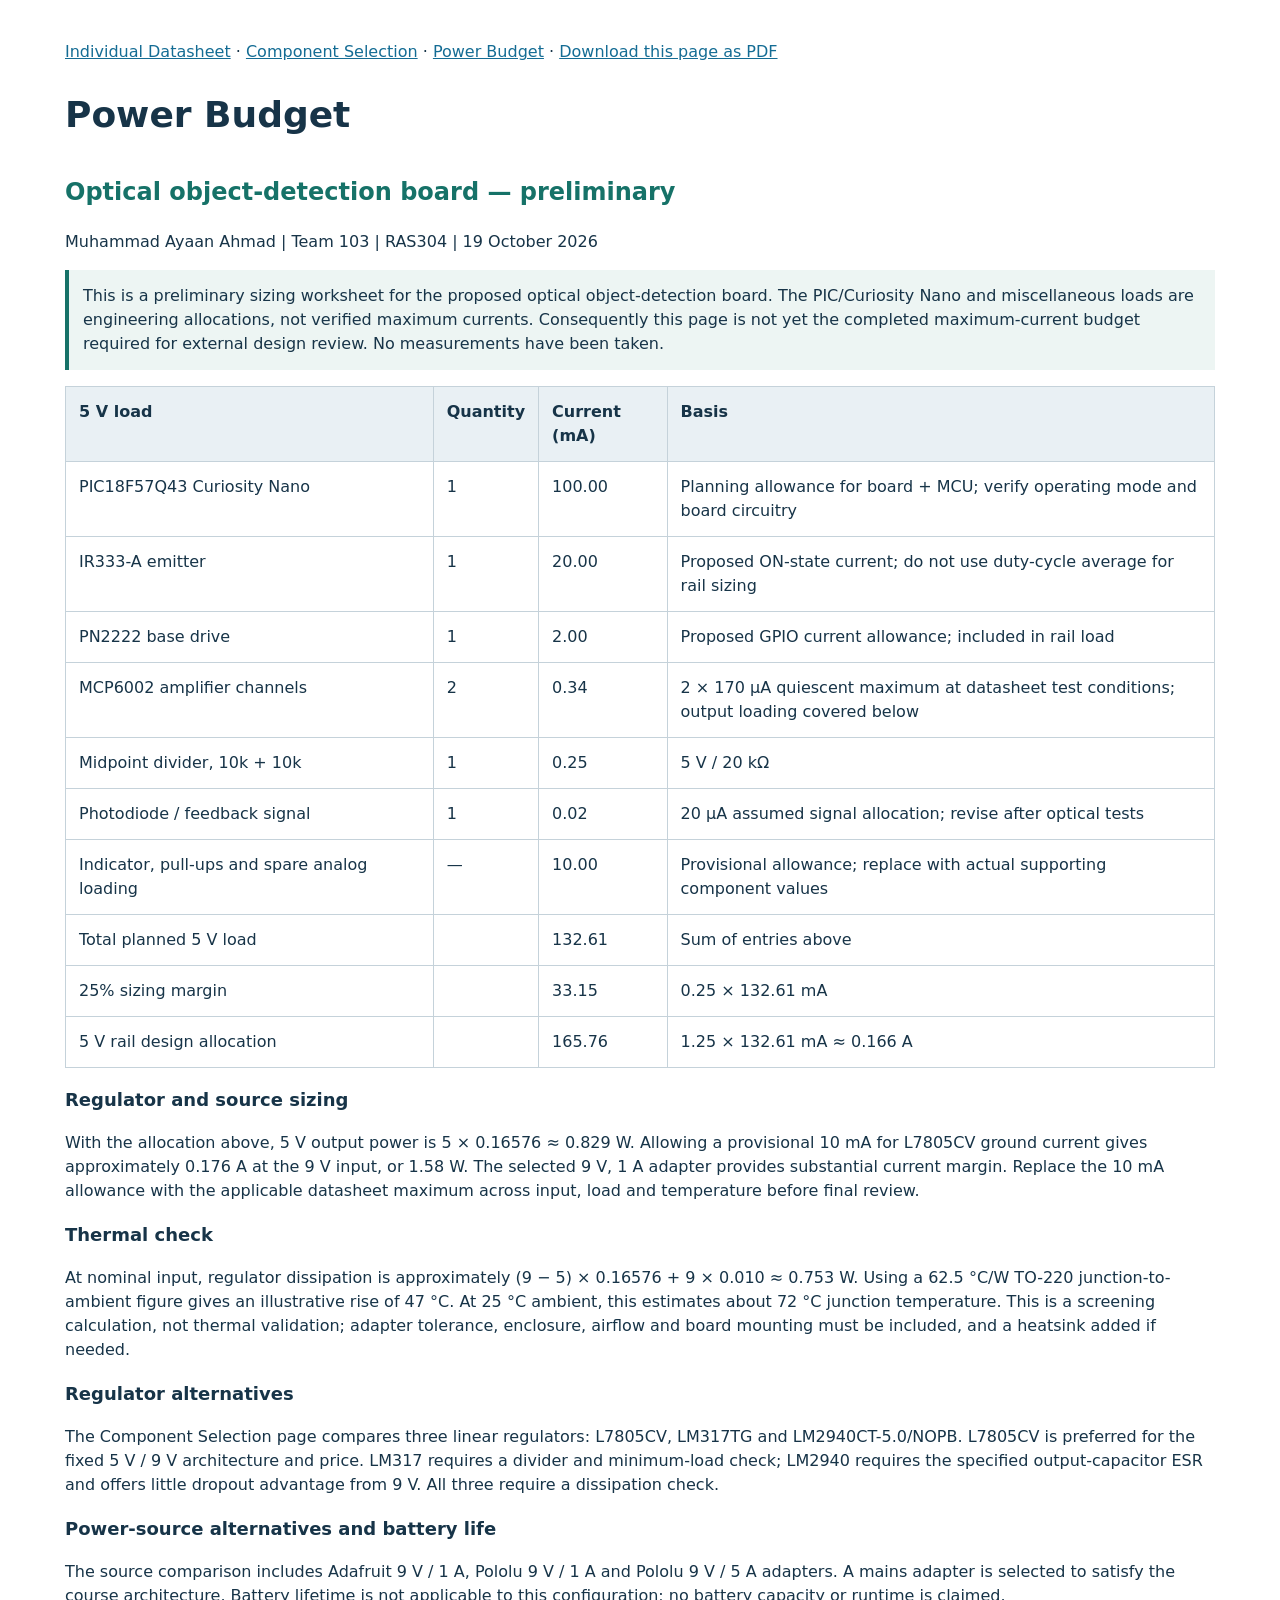
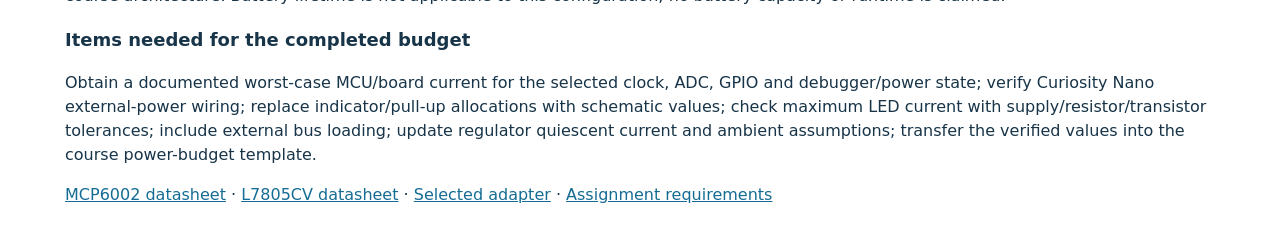
<file: Power-Budget.html>
<!doctype html><html lang="en"><meta charset="utf-8"><meta name="viewport" content="width=device-width,initial-scale=1"><title>Power Budget — Muhammad Ayaan Ahmad</title><style>body{font:16px/1.5 system-ui,sans-serif;color:#173448;max-width:1150px;margin:40px auto;padding:0 24px}h1{font-size:36px}h2{color:#167268;margin-top:32px}h3{font-size:18px}table{width:100%;border-collapse:collapse;margin:16px 0}th,td{border:1px solid #c5d2da;padding:13px;vertical-align:top}th{background:#e9f0f4;text-align:left}td:first-child{width:32%}td img{display:block;max-width:150px;height:85px;object-fit:contain;margin:10px 0}a{color:#146c94}small{color:#4c5f6b}.group{break-before:page}.note{background:#edf5f3;padding:14px;border-left:4px solid #167268}@media print{body{font-size:10pt;margin:0;max-width:none}.group{page-break-before:always}a{color:#146c94}tr{break-inside:avoid}}</style><body><nav><a href="index.html">Individual Datasheet</a> · <a href="Component-Selection.html">Component Selection</a> · <a href="Power-Budget.html">Power Budget</a> · <a href="Power-Budget.pdf">Download this page as PDF</a></nav><h1>Power Budget</h1><h2>Optical object-detection board — preliminary</h2><p>Muhammad Ayaan Ahmad | Team 103 | RAS304 | 19 October 2026</p><p class="note">This is a preliminary sizing worksheet for the proposed optical object-detection board. The PIC/Curiosity Nano and miscellaneous loads are engineering allocations, not verified maximum currents. Consequently this page is not yet the completed maximum-current budget required for external design review. No measurements have been taken.</p><table><tr><th>5 V load</th><th>Quantity</th><th>Current (mA)</th><th>Basis</th></tr><tr><td>PIC18F57Q43 Curiosity Nano</td><td>1</td><td>100.00</td><td>Planning allowance for board + MCU; verify operating mode and board circuitry</td></tr><tr><td>IR333-A emitter</td><td>1</td><td>20.00</td><td>Proposed ON-state current; do not use duty-cycle average for rail sizing</td></tr><tr><td>PN2222 base drive</td><td>1</td><td>2.00</td><td>Proposed GPIO current allowance; included in rail load</td></tr><tr><td>MCP6002 amplifier channels</td><td>2</td><td>0.34</td><td>2 × 170 µA quiescent maximum at datasheet test conditions; output loading covered below</td></tr><tr><td>Midpoint divider, 10k + 10k</td><td>1</td><td>0.25</td><td>5 V / 20 kΩ</td></tr><tr><td>Photodiode / feedback signal</td><td>1</td><td>0.02</td><td>20 µA assumed signal allocation; revise after optical tests</td></tr><tr><td>Indicator, pull-ups and spare analog loading</td><td>—</td><td>10.00</td><td>Provisional allowance; replace with actual supporting component values</td></tr><tr><td>Total planned 5 V load</td><td></td><td>132.61</td><td>Sum of entries above</td></tr><tr><td>25% sizing margin</td><td></td><td>33.15</td><td>0.25 × 132.61 mA</td></tr><tr><td>5 V rail design allocation</td><td></td><td>165.76</td><td>1.25 × 132.61 mA ≈ 0.166 A</td></tr></table><h3>Regulator and source sizing</h3><p>With the allocation above, 5 V output power is 5 × 0.16576 ≈ 0.829 W. Allowing a provisional 10 mA for L7805CV ground current gives approximately 0.176 A at the 9 V input, or 1.58 W. The selected 9 V, 1 A adapter provides substantial current margin. Replace the 10 mA allowance with the applicable datasheet maximum across input, load and temperature before final review.</p><h3>Thermal check</h3><p>At nominal input, regulator dissipation is approximately (9 − 5) × 0.16576 + 9 × 0.010 ≈ 0.753 W. Using a 62.5 °C/W TO-220 junction-to-ambient figure gives an illustrative rise of 47 °C. At 25 °C ambient, this estimates about 72 °C junction temperature. This is a screening calculation, not thermal validation; adapter tolerance, enclosure, airflow and board mounting must be included, and a heatsink added if needed.</p><h3>Regulator alternatives</h3><p>The Component Selection page compares three linear regulators: L7805CV, LM317TG and LM2940CT-5.0/NOPB. L7805CV is preferred for the fixed 5 V / 9 V architecture and price. LM317 requires a divider and minimum-load check; LM2940 requires the specified output-capacitor ESR and offers little dropout advantage from 9 V. All three require a dissipation check.</p><h3>Power-source alternatives and battery life</h3><p>The source comparison includes Adafruit 9 V / 1 A, Pololu 9 V / 1 A and Pololu 9 V / 5 A adapters. A mains adapter is selected to satisfy the course architecture. Battery lifetime is not applicable to this configuration; no battery capacity or runtime is claimed.</p><h3>Items needed for the completed budget</h3><p>Obtain a documented worst-case MCU/board current for the selected clock, ADC, GPIO and debugger/power state; verify Curiosity Nano external-power wiring; replace indicator/pull-up allocations with schematic values; check maximum LED current with supply/resistor/transistor tolerances; include external bus loading; update regulator quiescent current and ambient assumptions; transfer the verified values into the course power-budget template.</p><p><a href="https://ww1.microchip.com/downloads/en/DeviceDoc/MCP6001-1R-1U-2-4-1-MHz-Low-Power-Op-Amp-DS20001733L.pdf">MCP6002 datasheet</a> · <a href="https://cdn-shop.adafruit.com/product-files/2164/L7805CV.pdf">L7805CV datasheet</a> · <a href="https://www.adafruit.com/product/63">Selected adapter</a> · <a href="https://ras-embedded-systems.pages.dev/304/individual-assignments/component-selection/">Assignment requirements</a></p></body></html>
</file>
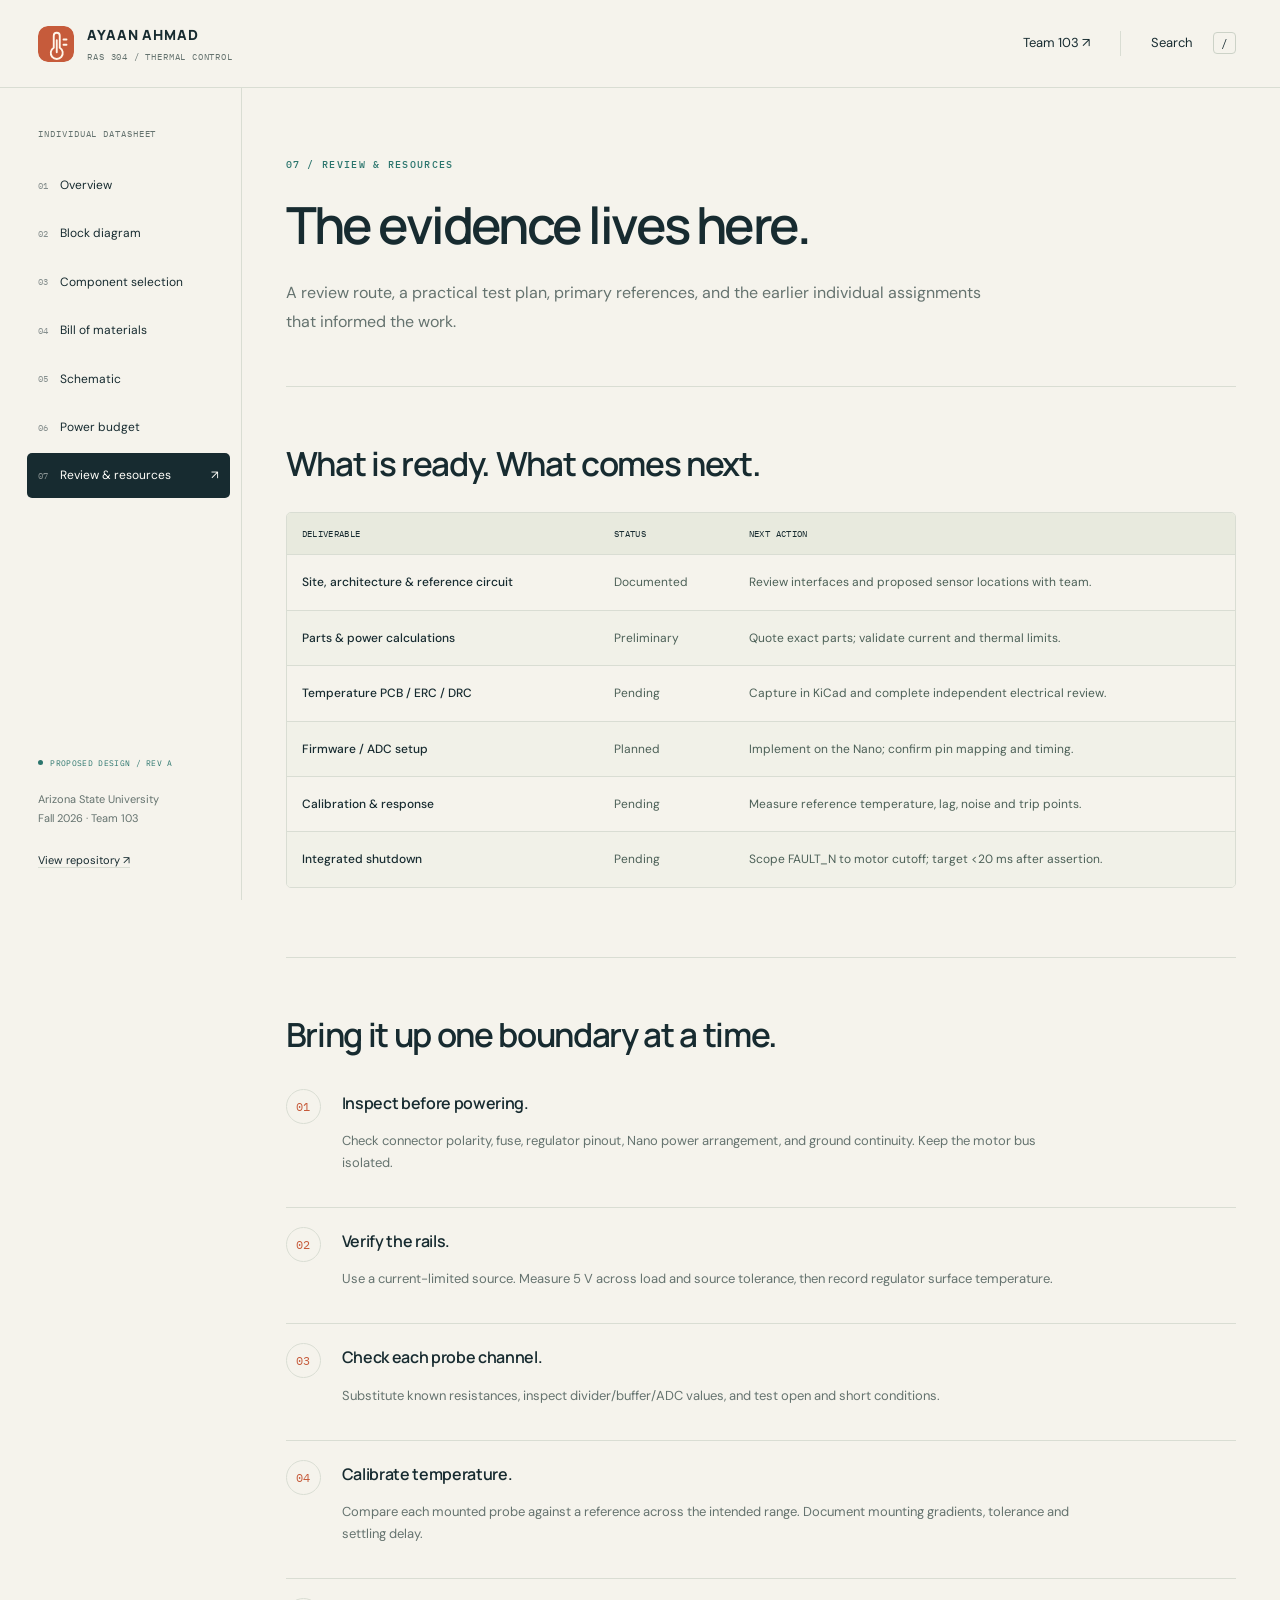
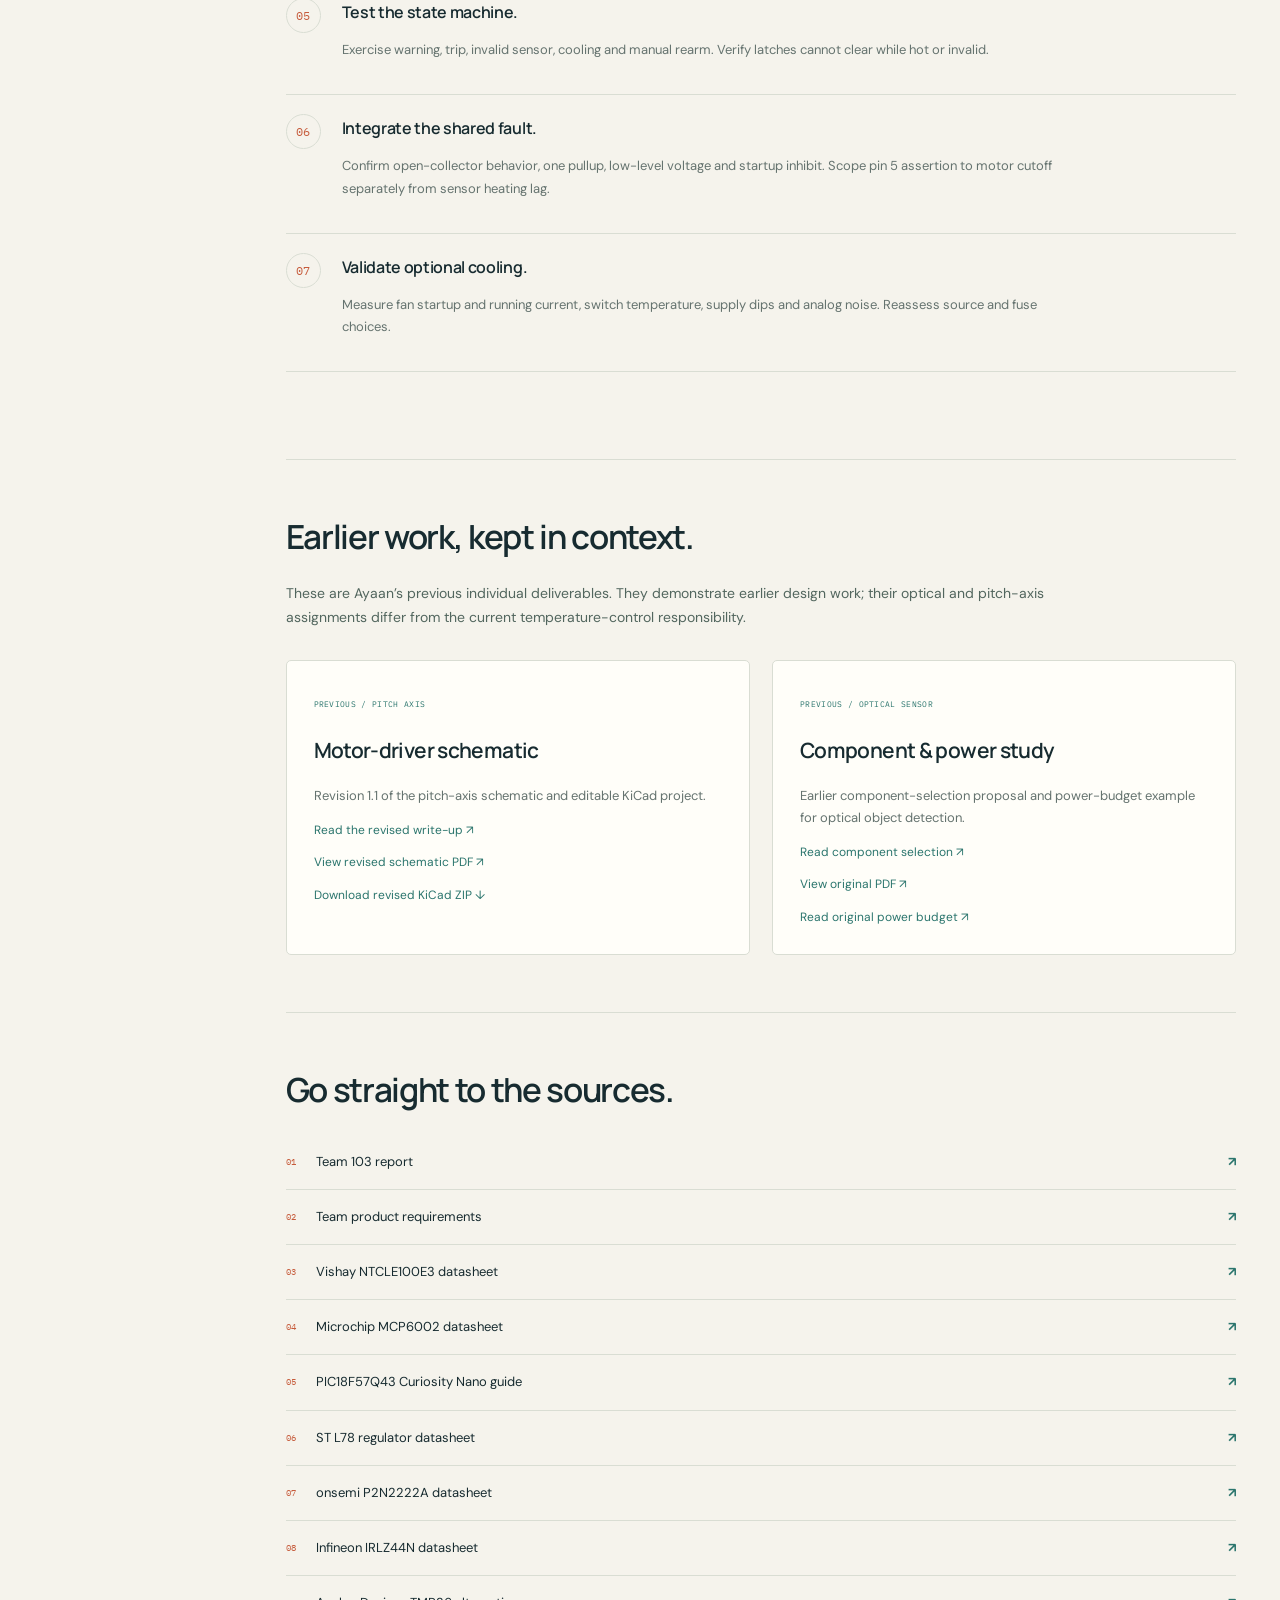
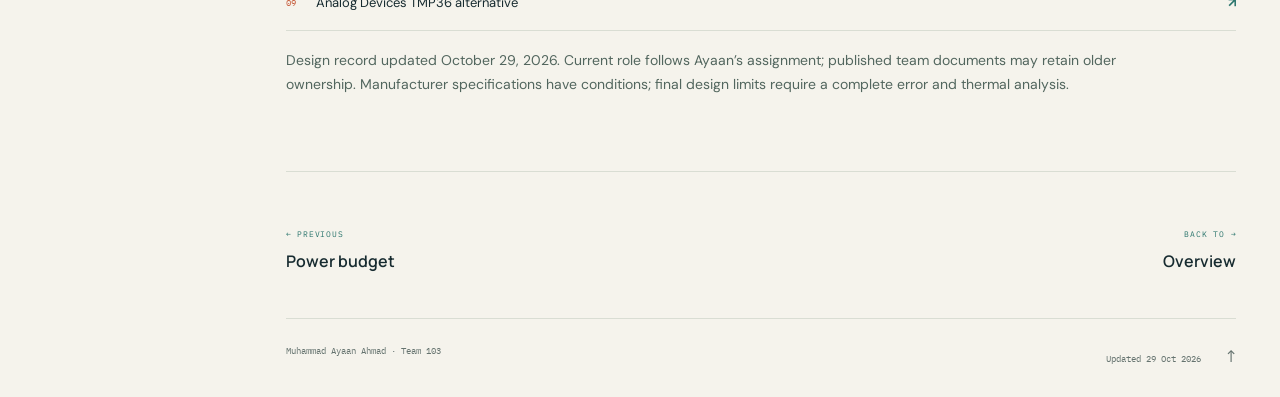
<file: review.html>
<!doctype html><html lang="en"><head><meta charset="utf-8"><meta name="viewport" content="width=device-width, initial-scale=1"><title>Review & resources · Ayaan Ahmad · RAS 304 Temperature Control</title><meta name="description" content="Muhammad Ayaan Ahmad’s temperature-control subsystem for Team 103’s modular two-degree-of-freedom robotic arm. Architecture, components, circuit, BOM, power budget and review."><meta name="theme-color" content="#172b30"><link rel="icon" href="thermal-mark.svg" type="image/svg+xml"><link rel="stylesheet" href="thermal.css"><script defer src="thermal.js"></script></head><body><a class="skip-link" href="#main">Skip to content</a><header class="topbar"><a class="brand" href="index.html"><img src="thermal-mark.svg" alt="" width="36" height="36"><span>AYAAN AHMAD<small>RAS 304 / THERMAL CONTROL</small></span></a><div class="top-links"><a href="https://ras304-f26-103.github.io/" target="_blank" rel="noopener">Team 103 ↗</a><button class="search-trigger" aria-label="Search this datasheet">Search <kbd>/</kbd></button><button class="mobile-menu" aria-label="Open navigation" aria-expanded="false">Menu ☰</button></div></header><div class="site-layout"><aside class="sidebar"><div><p class="sidebar-label">INDIVIDUAL DATASHEET</p><nav aria-label="Design sections"><a href="index.html" class="nav-link "><span>01</span>Overview<b>↗</b></a><a href="block-diagram.html" class="nav-link "><span>02</span>Block diagram<b>↗</b></a><a href="components.html" class="nav-link "><span>03</span>Component selection<b>↗</b></a><a href="bom.html" class="nav-link "><span>04</span>Bill of materials<b>↗</b></a><a href="schematic.html" class="nav-link "><span>05</span>Schematic<b>↗</b></a><a href="thermal-power.html" class="nav-link "><span>06</span>Power budget<b>↗</b></a><a href="review.html" class="nav-link active" aria-current="page"><span>07</span>Review & resources<b>↗</b></a></nav></div><div class="sidebar-bottom"><span class="tag"><i></i> PROPOSED DESIGN / REV A</span><p>Arizona State University<br>Fall 2026 · Team 103</p><a href="https://github.com/mahmad62asu/RAS304-Individual-Datasheet" target="_blank" rel="noopener">View repository ↗</a></div></aside><main id="main"><header class="page-heading"><p class="eyebrow">07 / REVIEW & RESOURCES</p><h1>The evidence lives here.</h1><p class="lede">A review route, a practical test plan, primary references, and the earlier individual assignments that informed the work.</p></header><section id="readiness" class="section"><h2>What is ready. What comes next.</h2><div class="table-wrap"><table><thead><tr><th>Deliverable</th><th>Status</th><th>Next action</th></tr></thead><tbody><tr><td>Site, architecture & reference circuit</td><td>Documented</td><td>Review interfaces and proposed sensor locations with team.</td></tr><tr><td>Parts & power calculations</td><td>Preliminary</td><td>Quote exact parts; validate current and thermal limits.</td></tr><tr><td>Temperature PCB / ERC / DRC</td><td>Pending</td><td>Capture in KiCad and complete independent electrical review.</td></tr><tr><td>Firmware / ADC setup</td><td>Planned</td><td>Implement on the Nano; confirm pin mapping and timing.</td></tr><tr><td>Calibration & response</td><td>Pending</td><td>Measure reference temperature, lag, noise and trip points.</td></tr><tr><td>Integrated shutdown</td><td>Pending</td><td>Scope FAULT_N to motor cutoff; target <20 ms after assertion.</td></tr></tbody></table></div></section><section id="test-plan" class="section"><h2>Bring it up one boundary at a time.</h2><ol class="steps"><li><b>Inspect before powering.</b><p>Check connector polarity, fuse, regulator pinout, Nano power arrangement, and ground continuity. Keep the motor bus isolated.</p></li><li><b>Verify the rails.</b><p>Use a current-limited source. Measure 5 V across load and source tolerance, then record regulator surface temperature.</p></li><li><b>Check each probe channel.</b><p>Substitute known resistances, inspect divider/buffer/ADC values, and test open and short conditions.</p></li><li><b>Calibrate temperature.</b><p>Compare each mounted probe against a reference across the intended range. Document mounting gradients, tolerance and settling delay.</p></li><li><b>Test the state machine.</b><p>Exercise warning, trip, invalid sensor, cooling and manual rearm. Verify latches cannot clear while hot or invalid.</p></li><li><b>Integrate the shared fault.</b><p>Confirm open-collector behavior, one pullup, low-level voltage and startup inhibit. Scope pin 5 assertion to motor cutoff separately from sensor heating lag.</p></li><li><b>Validate optional cooling.</b><p>Measure fan startup and running current, switch temperature, supply dips and analog noise. Reassess source and fuse choices.</p></li></ol></section><section id="previous-work" class="section"><h2>Earlier work, kept in context.</h2><p>These are Ayaan’s previous individual deliverables. They demonstrate earlier design work; their optical and pitch-axis assignments differ from the current temperature-control responsibility.</p><div class="archive-grid"><article><span class="tag">PREVIOUS / PITCH AXIS</span><h3>Motor-driver schematic</h3><p>Revision 1.1 of the pitch-axis schematic and editable KiCad project.</p><a href="Schematics.html">Read the revised write-up ↗</a><a href="Pitch-Axis-Schematic.pdf">View revised schematic PDF ↗</a><a href="Pitch-Axis-KiCad.zip" download>Download revised KiCad ZIP ↓</a></article><article><span class="tag">PREVIOUS / OPTICAL SENSOR</span><h3>Component & power study</h3><p>Earlier component-selection proposal and power-budget example for optical object detection.</p><a href="Component-Selection.html">Read component selection ↗</a><a href="Component-Selection.pdf">View original PDF ↗</a><a href="Power-Budget.html">Read original power budget ↗</a></article></div></section><section id="references" class="section"><h2>Go straight to the sources.</h2><ul class="references"><li><span>01</span><a href="https://ras304-f26-103.github.io/" target="_blank" rel="noopener">Team 103 report<b>↗</b></a></li><li><span>02</span><a href="https://github.com/RAS304-F26-103/RAS304-F26-103.github.io/blob/main/docs/04-Product-Requirements.md" target="_blank" rel="noopener">Team product requirements<b>↗</b></a></li><li><span>03</span><a href="https://www.vishay.com/docs/29049/ntcle100.pdf" target="_blank" rel="noopener">Vishay NTCLE100E3 datasheet<b>↗</b></a></li><li><span>04</span><a href="https://ww1.microchip.com/downloads/en/DeviceDoc/MCP6001-1R-1U-2-4-1-MHz-Low-Power-Op-Amp-DS20001733L.pdf" target="_blank" rel="noopener">Microchip MCP6002 datasheet<b>↗</b></a></li><li><span>05</span><a href="https://ww1.microchip.com/downloads/aemDocuments/documents/MCU08/ProductDocuments/UserGuides/PIC18F57Q43-Curiosity-Nano-HW-UserGuide-DS40002186B.pdf" target="_blank" rel="noopener">PIC18F57Q43 Curiosity Nano guide<b>↗</b></a></li><li><span>06</span><a href="https://www.st.com/resource/en/datasheet/l78.pdf" target="_blank" rel="noopener">ST L78 regulator datasheet<b>↗</b></a></li><li><span>07</span><a href="https://www.onsemi.com/download/data-sheet/pdf/p2n2222a-d.pdf" target="_blank" rel="noopener">onsemi P2N2222A datasheet<b>↗</b></a></li><li><span>08</span><a href="https://www.infineon.com/assets/row/public/documents/24/49/infineon-irlz44n-datasheet-en.pdf" target="_blank" rel="noopener">Infineon IRLZ44N datasheet<b>↗</b></a></li><li><span>09</span><a href="https://www.analog.com/media/en/technical-documentation/data-sheets/TMP35_36_37.pdf" target="_blank" rel="noopener">Analog Devices TMP36 alternative<b>↗</b></a></li></ul><p class="small">Design record updated October 29, 2026. Current role follows Ayaan’s assignment; published team documents may retain older ownership. Manufacturer specifications have conditions; final design limits require a complete error and thermal analysis.</p></section><nav class="page-nav" aria-label="Previous and next page"><a href="thermal-power.html"><small>← PREVIOUS</small><strong>Power budget</strong></a><a href="index.html"><small>BACK TO →</small><strong>Overview</strong></a></nav><footer><span>Muhammad Ayaan Ahmad · Team 103</span><span>Updated 29 Oct 2026 <a href="#top" aria-label="Back to top">↑</a></span></footer></main></div><dialog id="search-dialog"><div class="search-head"><label for="site-search">Search the datasheet</label><button id="close-search" aria-label="Close search">✕</button></div><input id="site-search" type="search" placeholder="Try sensor, fault, power, calibration…"><div id="search-results"></div></dialog><span id="top"></span></body></html>
</file>
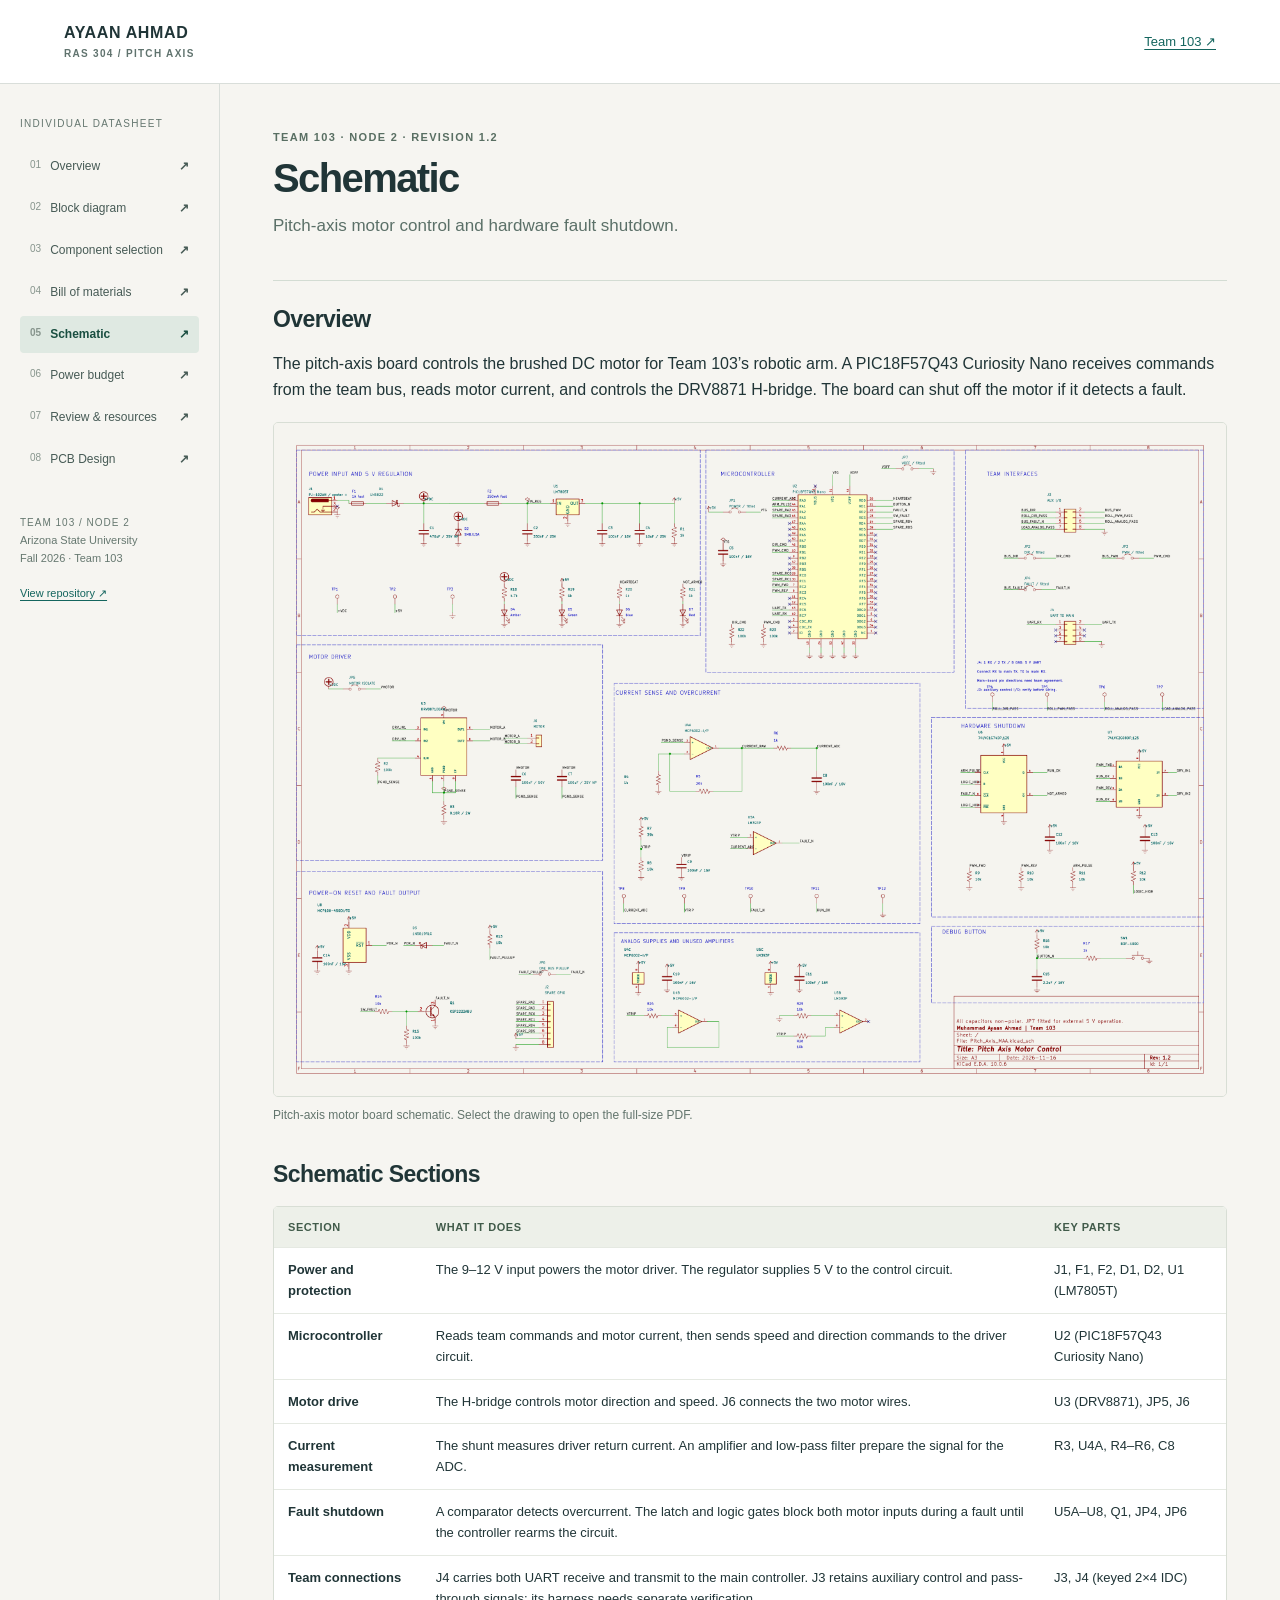
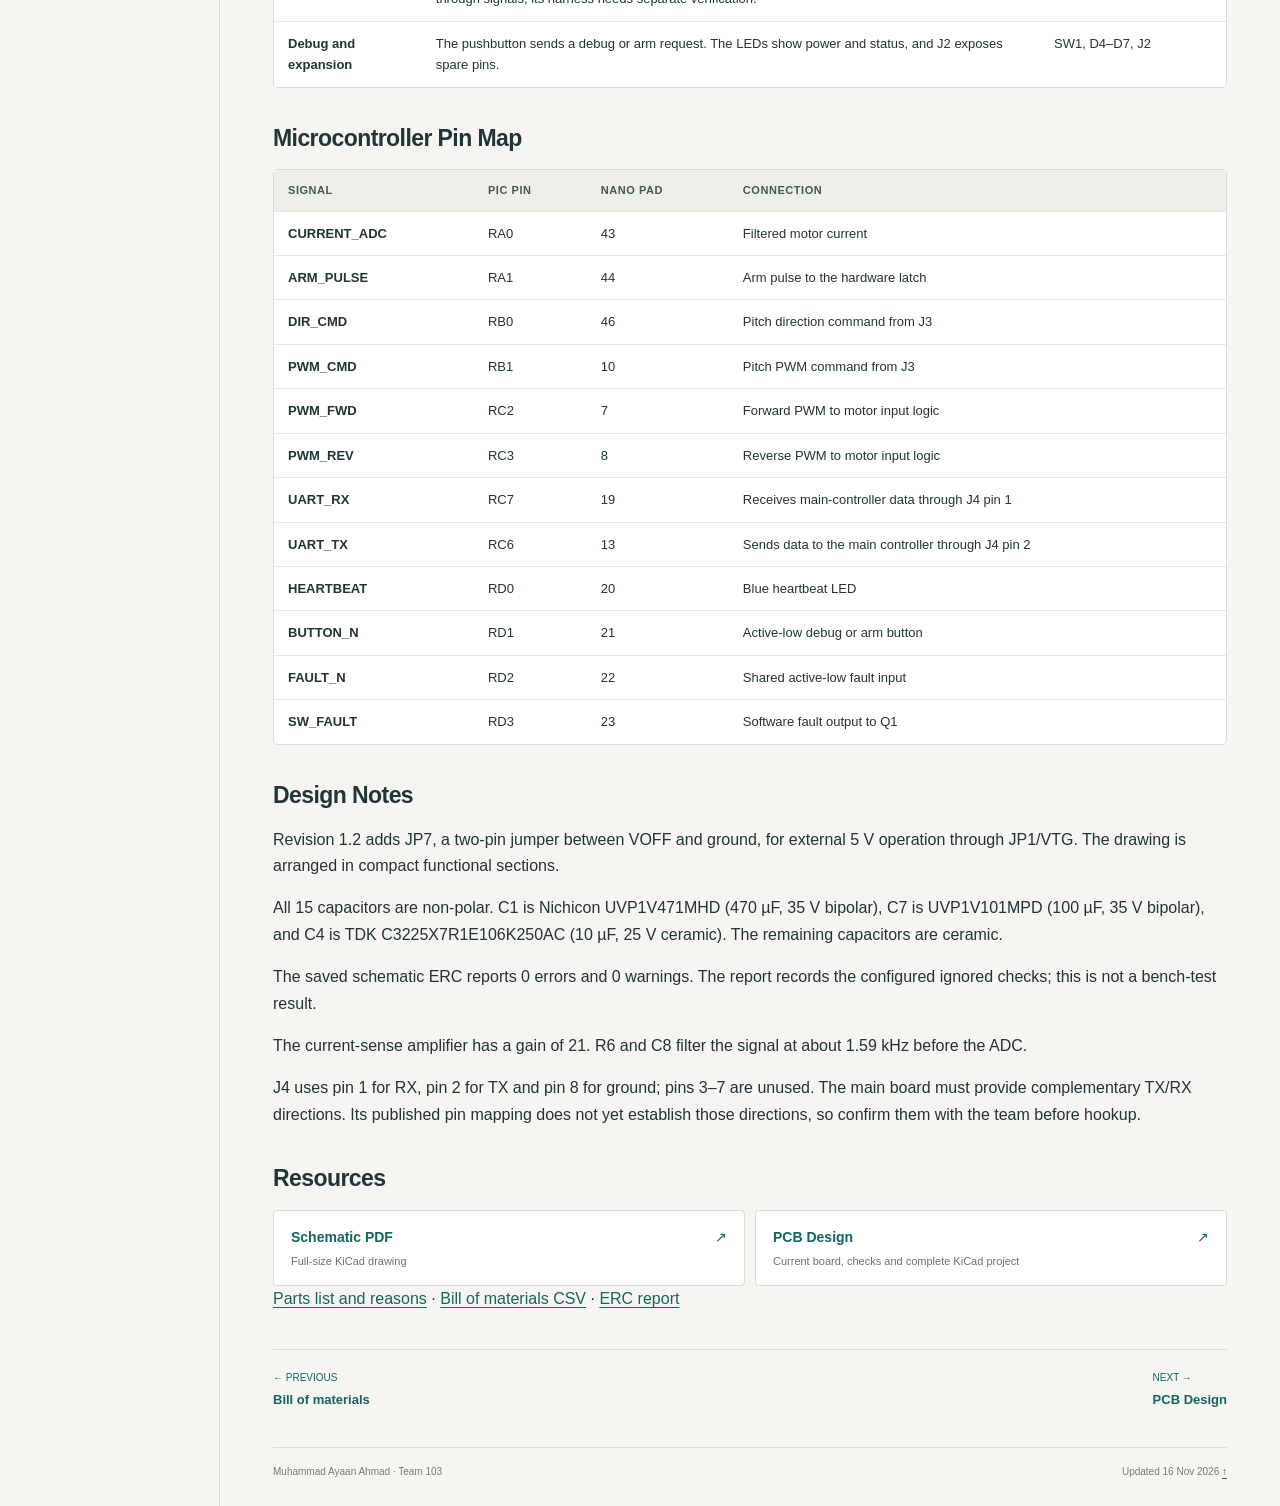
<file: schematic.html>
<!doctype html><html lang="en"><head><meta charset="utf-8"><meta name="viewport" content="width=device-width, initial-scale=1"><title>Pitch Axis Schematic · Ayaan Ahmad · RAS 304</title><meta name="description" content="Pitch-axis motor controller schematic and PCB for RAS 304, Team 103. KiCad drawings, parts, and verification."><meta name="theme-color" content="#172b30"><link rel="icon" href="thermal-mark.svg" type="image/svg+xml"><link rel="stylesheet" href="pitch-design.css"></head><body><a class="skip-link" href="#main">Skip to content</a><header class="topbar"><a class="brand" href="index.html"><img src="thermal-mark.svg" alt="" width="36" height="36"><span>AYAAN AHMAD<small>RAS 304 / PITCH AXIS</small></span></a><div class="top-links"><a href="https://ras304-f26-103.github.io/" target="_blank" rel="noopener">Team 103 ↗</a></div></header><div class="site-layout"><aside class="sidebar"><div><p class="sidebar-label">INDIVIDUAL DATASHEET</p><nav aria-label="Design sections"><a href="index.html" class="nav-link "><span>01</span>Overview<b>↗</b></a><a href="block-diagram.html" class="nav-link "><span>02</span>Block diagram<b>↗</b></a><a href="components.html" class="nav-link "><span>03</span>Component selection<b>↗</b></a><a href="bom.html" class="nav-link "><span>04</span>Bill of materials<b>↗</b></a><a href="schematic.html" class="nav-link active" aria-current="page"><span>05</span>Schematic<b>↗</b></a><a href="thermal-power.html" class="nav-link "><span>06</span>Power budget<b>↗</b></a><a href="review.html" class="nav-link "><span>07</span>Review & resources<b>↗</b></a><a href="pcb.html" class="nav-link "><span>08</span>PCB Design<b>↗</b></a></nav></div><div class="sidebar-bottom"><span class="tag"><i></i> TEAM 103 / NODE 2</span><p>Arizona State University<br>Fall 2026 · Team 103</p><a href="https://github.com/mahmad62asu/RAS304-Individual-Datasheet" target="_blank" rel="noopener">View repository ↗</a></div></aside><main id="main">
<header class="page-heading">
  <p class="eyebrow">Team 103 · Node 2 · Revision 1.2</p><h1>Schematic</h1><p class="intro">Pitch-axis motor control and hardware fault shutdown.</p>
</header>
<section class="section" id="overview">
  <h2>Overview</h2>
  <p>The pitch-axis board controls the brushed DC motor for Team 103’s robotic arm. A PIC18F57Q43 Curiosity Nano receives commands from the team bus, reads motor current, and controls the DRV8871 H-bridge. The board can shut off the motor if it detects a fault.</p>
  <figure>
    <a href="Pitch-Axis-Schematic.pdf" class="diagram-link" aria-label="Open the full-size pitch-axis schematic">
      <img src="Pitch-Axis-Schematic.png" alt="KiCad schematic for the Team 103 pitch-axis motor board">
    </a>
    <figcaption>Pitch-axis motor board schematic. Select the drawing to open the full-size PDF.</figcaption>
  </figure>
</section>
<section class="section" id="schematic-sections">
  <h2>Schematic Sections</h2>
  <div class="table-wrap"><table><thead><tr><th scope="col">Section</th><th scope="col">What it does</th><th scope="col">Key parts</th></tr></thead><tbody>
<tr><td>Power and protection</td><td>The 9–12 V input powers the motor driver. The regulator supplies 5 V to the control circuit.</td><td>J1, F1, F2, D1, D2, U1 (LM7805T)</td></tr>
<tr><td>Microcontroller</td><td>Reads team commands and motor current, then sends speed and direction commands to the driver circuit.</td><td>U2 (PIC18F57Q43 Curiosity Nano)</td></tr>
<tr><td>Motor drive</td><td>The H-bridge controls motor direction and speed. J6 connects the two motor wires.</td><td>U3 (DRV8871), JP5, J6</td></tr>
<tr><td>Current measurement</td><td>The shunt measures driver return current. An amplifier and low-pass filter prepare the signal for the ADC.</td><td>R3, U4A, R4–R6, C8</td></tr>
<tr><td>Fault shutdown</td><td>A comparator detects overcurrent. The latch and logic gates block both motor inputs during a fault until the controller rearms the circuit.</td><td>U5A–U8, Q1, JP4, JP6</td></tr>
<tr><td>Team connections</td><td>J4 carries both UART receive and transmit to the main controller. J3 retains auxiliary control and pass-through signals; its harness needs separate verification.</td><td>J3, J4 (keyed 2×4 IDC)</td></tr>
<tr><td>Debug and expansion</td><td>The pushbutton sends a debug or arm request. The LEDs show power and status, and J2 exposes spare pins.</td><td>SW1, D4–D7, J2</td></tr>
</tbody></table></div>
</section>
<section class="section" id="microcontroller-pin-map">
  <h2>Microcontroller Pin Map</h2>
  <div class="table-wrap"><table><thead><tr><th scope="col">Signal</th><th scope="col">PIC pin</th><th scope="col">Nano pad</th><th scope="col">Connection</th></tr></thead><tbody>
<tr><td>CURRENT_ADC</td><td>RA0</td><td>43</td><td>Filtered motor current</td></tr>
<tr><td>ARM_PULSE</td><td>RA1</td><td>44</td><td>Arm pulse to the hardware latch</td></tr>
<tr><td>DIR_CMD</td><td>RB0</td><td>46</td><td>Pitch direction command from J3</td></tr>
<tr><td>PWM_CMD</td><td>RB1</td><td>10</td><td>Pitch PWM command from J3</td></tr>
<tr><td>PWM_FWD</td><td>RC2</td><td>7</td><td>Forward PWM to motor input logic</td></tr>
<tr><td>PWM_REV</td><td>RC3</td><td>8</td><td>Reverse PWM to motor input logic</td></tr>
<tr><td>UART_RX</td><td>RC7</td><td>19</td><td>Receives main-controller data through J4 pin 1</td></tr>
<tr><td>UART_TX</td><td>RC6</td><td>13</td><td>Sends data to the main controller through J4 pin 2</td></tr>
<tr><td>HEARTBEAT</td><td>RD0</td><td>20</td><td>Blue heartbeat LED</td></tr>
<tr><td>BUTTON_N</td><td>RD1</td><td>21</td><td>Active-low debug or arm button</td></tr>
<tr><td>FAULT_N</td><td>RD2</td><td>22</td><td>Shared active-low fault input</td></tr>
<tr><td>SW_FAULT</td><td>RD3</td><td>23</td><td>Software fault output to Q1</td></tr>
</tbody></table></div>
</section>
<section class="section" id="design-notes">
  <h2>Design Notes</h2>
  <p>Revision 1.2 adds JP7, a two-pin jumper between VOFF and ground, for external 5 V operation through JP1/VTG. The drawing is arranged in compact functional sections.</p>
  <p>All 15 capacitors are non-polar. C1 is Nichicon UVP1V471MHD (470 µF, 35 V bipolar), C7 is UVP1V101MPD (100 µF, 35 V bipolar), and C4 is TDK C3225X7R1E106K250AC (10 µF, 25 V ceramic). The remaining capacitors are ceramic.</p>
  <p>The saved schematic ERC reports 0 errors and 0 warnings. The report records the configured ignored checks; this is not a bench-test result.</p>
  <p>The current-sense amplifier has a gain of 21. R6 and C8 filter the signal at about 1.59 kHz before the ADC.</p>
  <p>J4 uses pin 1 for RX, pin 2 for TX and pin 8 for ground; pins 3–7 are unused. The main board must provide complementary TX/RX directions. Its published pin mapping does not yet establish those directions, so confirm them with the team before hookup.</p>
</section>
<section class="section" id="resources">
  <h2>Resources</h2>
  <div class="download-list">
    <a href="Pitch-Axis-Schematic.pdf" download><span><b>Schematic PDF</b><small>Full-size KiCad drawing</small></span><span aria-hidden="true">↗</span></a>
    <a href="pcb.html"><span><b>PCB Design</b><small>Current board, checks and complete KiCad project</small></span><span aria-hidden="true">↗</span></a>
  </div>
  <p><a href="Parts-and-Reasons.html">Parts list and reasons</a> · <a href="Bill-of-Materials.csv" download>Bill of materials CSV</a> · <a href="ERC-Report.txt">ERC report</a></p>
</section>
<nav class="page-nav" aria-label="Previous and next page"><a href="bom.html"><small>← PREVIOUS</small><strong>Bill of materials</strong></a><a href="pcb.html"><small>NEXT →</small><strong>PCB Design</strong></a></nav><footer><span>Muhammad Ayaan Ahmad · Team 103</span><span>Updated 16 Nov 2026 <a href="#top" aria-label="Back to top">↑</a></span></footer></main></div><span id="top"></span></body></html>
</file>
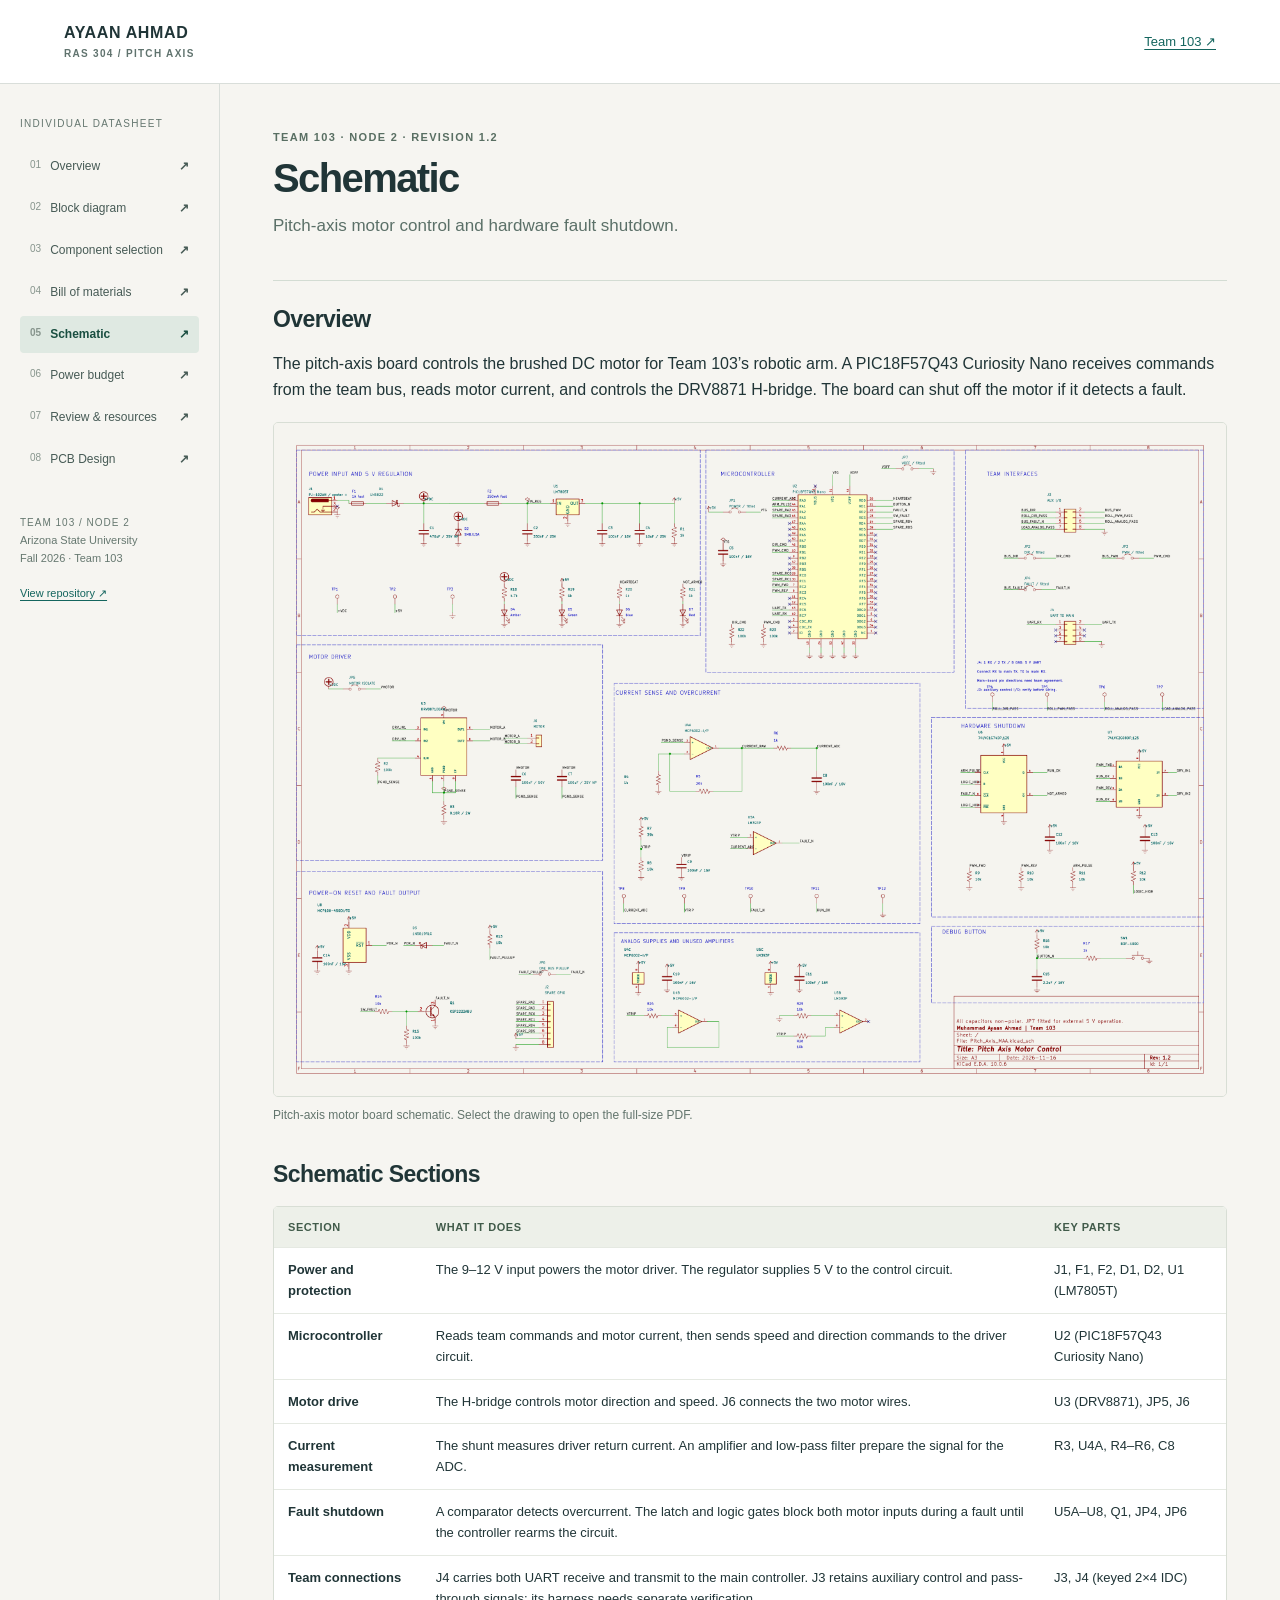
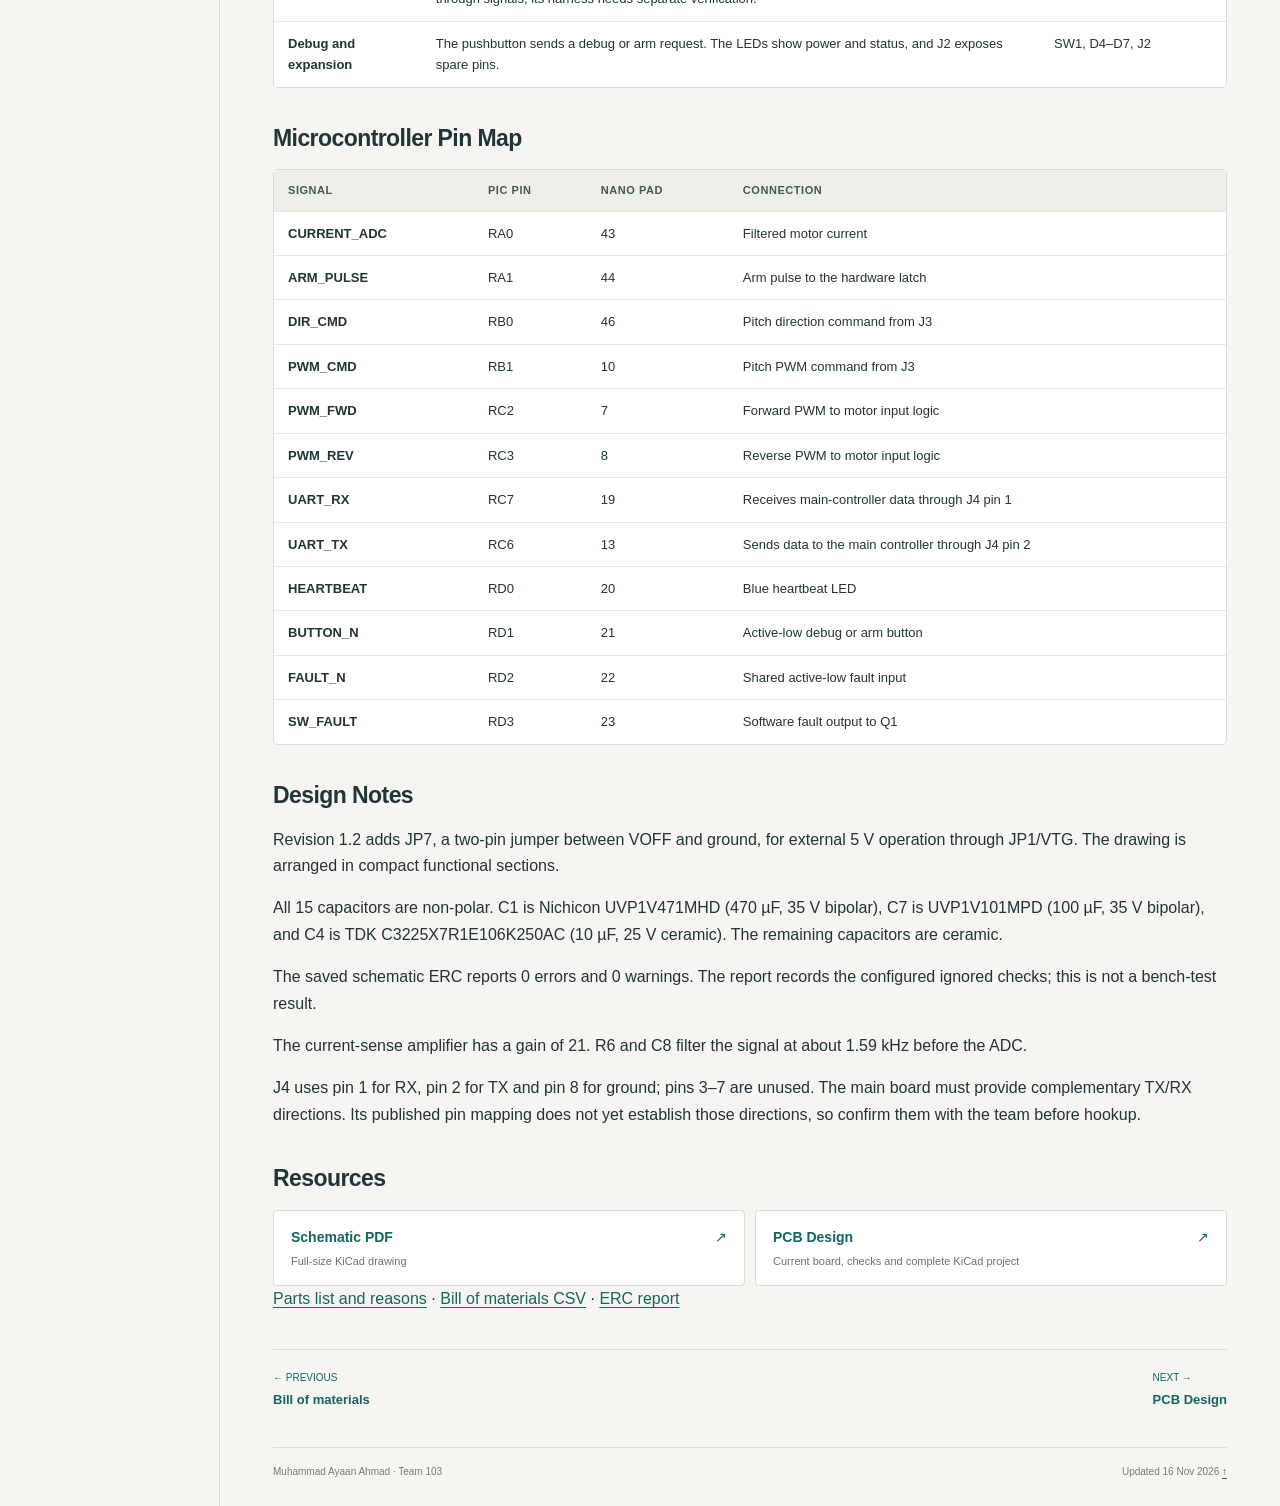
<file: Schematics.html>
<!doctype html><html lang="en"><head><meta charset="utf-8"><meta http-equiv="refresh" content="0;url=schematic.html"><link rel="canonical" href="schematic.html"><title>Updated schematic</title></head><body><p><a href="schematic.html">Open the current pitch-axis schematic.</a></p></body></html>
</file>
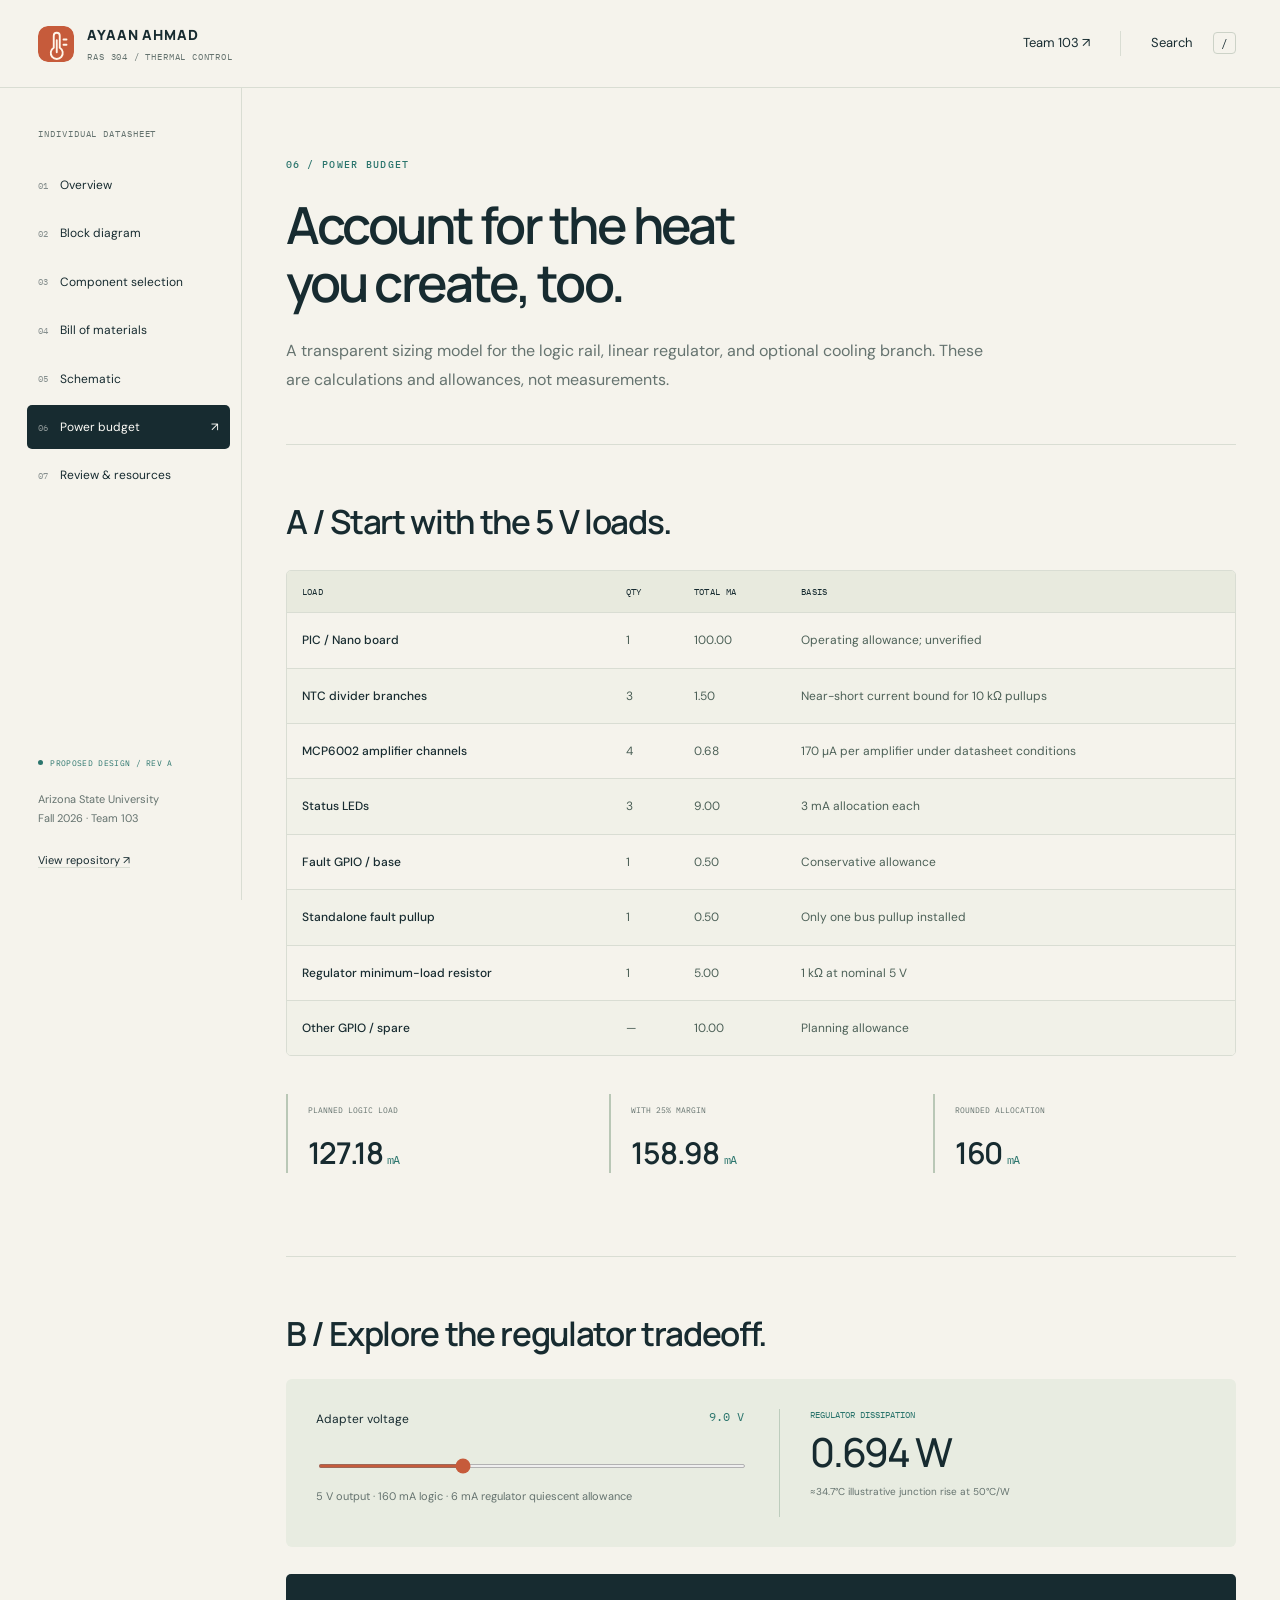
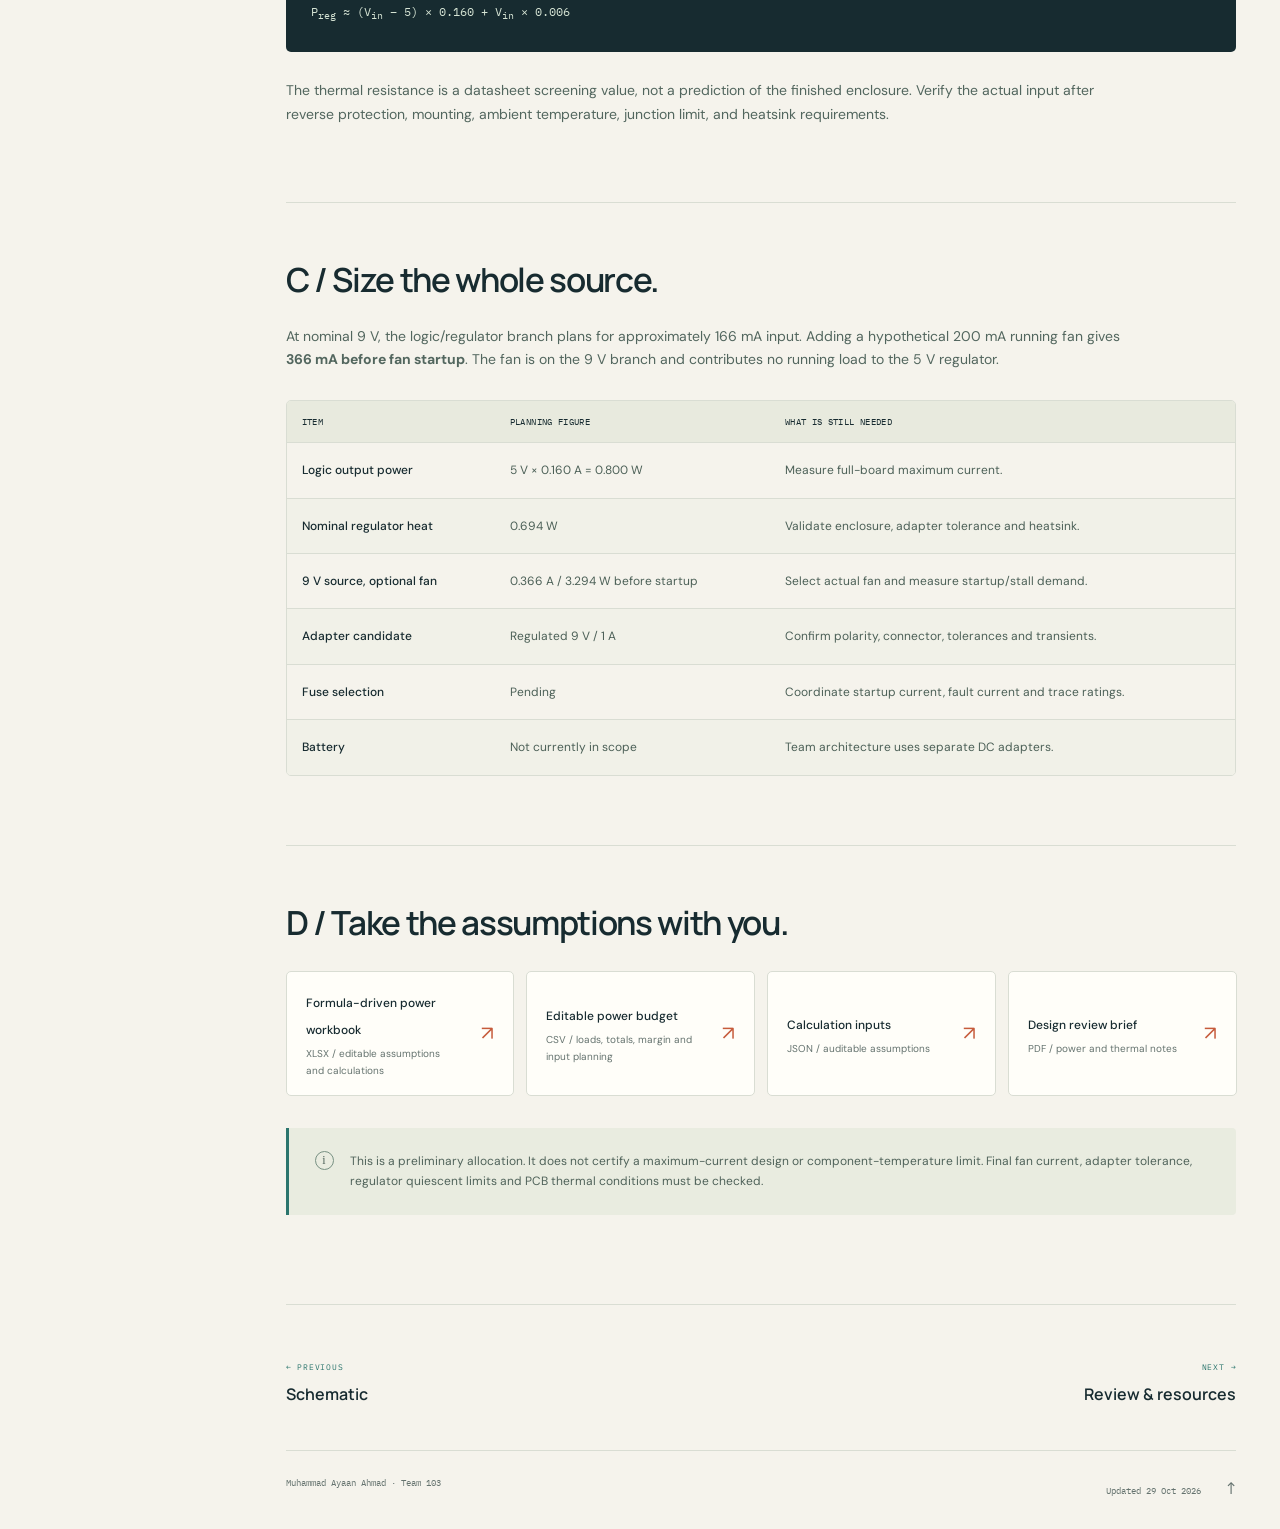
<file: thermal-power.html>
<!doctype html><html lang="en"><head><meta charset="utf-8"><meta name="viewport" content="width=device-width, initial-scale=1"><title>Power budget · Ayaan Ahmad · RAS 304 Temperature Control</title><meta name="description" content="Muhammad Ayaan Ahmad’s temperature-control subsystem for Team 103’s modular two-degree-of-freedom robotic arm. Architecture, components, circuit, BOM, power budget and review."><meta name="theme-color" content="#172b30"><link rel="icon" href="thermal-mark.svg" type="image/svg+xml"><link rel="stylesheet" href="thermal.css"><script defer src="thermal.js"></script></head><body><a class="skip-link" href="#main">Skip to content</a><header class="topbar"><a class="brand" href="index.html"><img src="thermal-mark.svg" alt="" width="36" height="36"><span>AYAAN AHMAD<small>RAS 304 / THERMAL CONTROL</small></span></a><div class="top-links"><a href="https://ras304-f26-103.github.io/" target="_blank" rel="noopener">Team 103 ↗</a><button class="search-trigger" aria-label="Search this datasheet">Search <kbd>/</kbd></button><button class="mobile-menu" aria-label="Open navigation" aria-expanded="false">Menu ☰</button></div></header><div class="site-layout"><aside class="sidebar"><div><p class="sidebar-label">INDIVIDUAL DATASHEET</p><nav aria-label="Design sections"><a href="index.html" class="nav-link "><span>01</span>Overview<b>↗</b></a><a href="block-diagram.html" class="nav-link "><span>02</span>Block diagram<b>↗</b></a><a href="components.html" class="nav-link "><span>03</span>Component selection<b>↗</b></a><a href="bom.html" class="nav-link "><span>04</span>Bill of materials<b>↗</b></a><a href="schematic.html" class="nav-link "><span>05</span>Schematic<b>↗</b></a><a href="thermal-power.html" class="nav-link active" aria-current="page"><span>06</span>Power budget<b>↗</b></a><a href="review.html" class="nav-link "><span>07</span>Review & resources<b>↗</b></a></nav></div><div class="sidebar-bottom"><span class="tag"><i></i> PROPOSED DESIGN / REV A</span><p>Arizona State University<br>Fall 2026 · Team 103</p><a href="https://github.com/mahmad62asu/RAS304-Individual-Datasheet" target="_blank" rel="noopener">View repository ↗</a></div></aside><main id="main"><header class="page-heading"><p class="eyebrow">06 / POWER BUDGET</p><h1>Account for the heat<br>you create, too.</h1><p class="lede">A transparent sizing model for the logic rail, linear regulator, and optional cooling branch. These are calculations and allowances, not measurements.</p></header><section id="logic" class="section"><h2>A / Start with the 5 V loads.</h2><div class="table-wrap"><table><thead><tr><th>Load</th><th>Qty</th><th>Total mA</th><th>Basis</th></tr></thead><tbody><tr><td>PIC / Nano board</td><td>1</td><td>100.00</td><td>Operating allowance; unverified</td></tr><tr><td>NTC divider branches</td><td>3</td><td>1.50</td><td>Near-short current bound for 10 kΩ pullups</td></tr><tr><td>MCP6002 amplifier channels</td><td>4</td><td>0.68</td><td>170 µA per amplifier under datasheet conditions</td></tr><tr><td>Status LEDs</td><td>3</td><td>9.00</td><td>3 mA allocation each</td></tr><tr><td>Fault GPIO / base</td><td>1</td><td>0.50</td><td>Conservative allowance</td></tr><tr><td>Standalone fault pullup</td><td>1</td><td>0.50</td><td>Only one bus pullup installed</td></tr><tr><td>Regulator minimum-load resistor</td><td>1</td><td>5.00</td><td>1 kΩ at nominal 5 V</td></tr><tr><td>Other GPIO / spare</td><td>—</td><td>10.00</td><td>Planning allowance</td></tr></tbody></table></div><div class="budget-totals"><div><small>PLANNED LOGIC LOAD</small><b>127.18 <i>mA</i></b></div><div><small>WITH 25% MARGIN</small><b>158.98 <i>mA</i></b></div><div><small>ROUNDED ALLOCATION</small><b>160 <i>mA</i></b></div></div></section><section id="regulator" class="section"><h2>B / Explore the regulator tradeoff.</h2><div class="calculator"><div><label for="input-voltage">Adapter voltage <output id="voltage-output">9.0 V</output></label><input id="input-voltage" type="range" min="7.5" max="12" step="0.1" value="9"><p class="small">5 V output · 160 mA logic · 6 mA regulator quiescent allowance</p></div><div class="calc-result"><small>REGULATOR DISSIPATION</small><strong id="regulator-watts">0.694 W</strong><span id="temperature-rise">≈34.7°C illustrative junction rise at 50°C/W</span></div></div><div class="equation-panel"><p>P<sub>reg</sub> ≈ (V<sub>in</sub> − 5) × 0.160 + V<sub>in</sub> × 0.006</p></div><p>The thermal resistance is a datasheet screening value, not a prediction of the finished enclosure. Verify the actual input after reverse protection, mounting, ambient temperature, junction limit, and heatsink requirements.</p></section><section id="source" class="section"><h2>C / Size the whole source.</h2><p>At nominal 9 V, the logic/regulator branch plans for approximately 166 mA input. Adding a hypothetical 200 mA running fan gives <strong>366 mA before fan startup</strong>. The fan is on the 9 V branch and contributes no running load to the 5 V regulator.</p><div class="table-wrap"><table><thead><tr><th>Item</th><th>Planning figure</th><th>What is still needed</th></tr></thead><tbody><tr><td>Logic output power</td><td>5 V × 0.160 A = 0.800 W</td><td>Measure full-board maximum current.</td></tr><tr><td>Nominal regulator heat</td><td>0.694 W</td><td>Validate enclosure, adapter tolerance and heatsink.</td></tr><tr><td>9 V source, optional fan</td><td>0.366 A / 3.294 W before startup</td><td>Select actual fan and measure startup/stall demand.</td></tr><tr><td>Adapter candidate</td><td>Regulated 9 V / 1 A</td><td>Confirm polarity, connector, tolerances and transients.</td></tr><tr><td>Fuse selection</td><td>Pending</td><td>Coordinate startup current, fault current and trace ratings.</td></tr><tr><td>Battery</td><td>Not currently in scope</td><td>Team architecture uses separate DC adapters.</td></tr></tbody></table></div></section><section id="download" class="section"><h2>D / Take the assumptions with you.</h2><div class="download-list"><a href="temperature-power-budget.xlsx" download><span><b>Formula-driven power workbook</b><small>XLSX / editable assumptions and calculations</small></span><span aria-hidden="true">↗</span></a><a href="temperature-power-budget.csv" download><span><b>Editable power budget</b><small>CSV / loads, totals, margin and input planning</small></span><span aria-hidden="true">↗</span></a><a href="temperature-budget-inputs.json" download><span><b>Calculation inputs</b><small>JSON / auditable assumptions</small></span><span aria-hidden="true">↗</span></a><a href="temperature-design-brief.pdf" download><span><b>Design review brief</b><small>PDF / power and thermal notes</small></span><span aria-hidden="true">↗</span></a></div><aside class="note"><span class="note-mark">i</span><div>This is a preliminary allocation. It does not certify a maximum-current design or component-temperature limit. Final fan current, adapter tolerance, regulator quiescent limits and PCB thermal conditions must be checked.</div></aside></section><nav class="page-nav" aria-label="Previous and next page"><a href="schematic.html"><small>← PREVIOUS</small><strong>Schematic</strong></a><a href="review.html"><small>NEXT →</small><strong>Review & resources</strong></a></nav><footer><span>Muhammad Ayaan Ahmad · Team 103</span><span>Updated 29 Oct 2026 <a href="#top" aria-label="Back to top">↑</a></span></footer></main></div><dialog id="search-dialog"><div class="search-head"><label for="site-search">Search the datasheet</label><button id="close-search" aria-label="Close search">✕</button></div><input id="site-search" type="search" placeholder="Try sensor, fault, power, calibration…"><div id="search-results"></div></dialog><span id="top"></span></body></html>
</file>
<file: thermal.css>
@import url('https://fonts.googleapis.com/css2?family=DM+Sans:wght@400;500;600;700&family=IBM+Plex+Mono:wght@400;500&family=Manrope:wght@400;500;600;700;800&display=swap');
:root{--paper:#f5f3ec;--white:#fffef9;--ink:#172b30;--muted:#65736f;--line:#d9ddd3;--coral:#c65b3b;--teal:#2b756d;--mono:'IBM Plex Mono',monospace;--sans:'DM Sans',sans-serif;--display:'Manrope',sans-serif}*{box-sizing:border-box}html{scroll-behavior:smooth;scroll-padding-top:110px}body{margin:0;background:var(--paper);color:var(--ink);font:16px/1.7 var(--sans);-webkit-font-smoothing:antialiased}a{color:inherit;text-decoration:none}button,input{font:inherit}button,a,input{ -webkit-tap-highlight-color:transparent}button{cursor:pointer}a:focus-visible,button:focus-visible,input:focus-visible{outline:3px solid var(--coral);outline-offset:5px}::selection{background:#edb79d;color:var(--ink)}.topbar{height:88px;padding:0 3vw;display:flex;align-items:center;justify-content:space-between;border-bottom:1px solid var(--line);background:var(--paper);position:sticky;top:0;z-index:20}.brand{display:flex;align-items:center;gap:13px;font:800 14px var(--display);letter-spacing:.06em}.brand img{border-radius:10px}.brand small{display:block;font:9px var(--mono);letter-spacing:.09em;margin-top:7px;color:var(--muted)}.top-links{display:flex;align-items:center;gap:30px;font-size:13px}.top-links>a:hover{color:var(--coral)}.search-trigger{background:transparent;border:0;border-left:1px solid var(--line);padding-left:30px;font-size:13px;color:var(--ink)}kbd{font:11px var(--mono);border:1px solid #ccd2c7;border-radius:4px;padding:3px 7px;margin-left:18px}.mobile-menu{display:none}.site-layout{display:grid;grid-template-columns:242px minmax(0,1fr);max-width:1800px;margin:auto}.sidebar{position:sticky;top:88px;height:calc(100vh - 88px);padding:40px 22px 28px 3vw;display:flex;flex-direction:column;justify-content:space-between;border-right:1px solid var(--line)}.sidebar-label{font:9px var(--mono);letter-spacing:.1em;color:var(--muted);margin:0 0 24px}.nav-link{display:flex;align-items:center;gap:12px;padding:12px 11px;margin:0 -11px 4px;border-radius:5px;font-size:12px;white-space:nowrap;transition:.2s}.nav-link>span{font:9px var(--mono);opacity:.5}.nav-link>b{margin-left:auto;font-weight:400;opacity:0}.nav-link:hover{background:#e9e9df}.nav-link.active{background:var(--ink);color:var(--white)}.nav-link.active>b{opacity:1}.sidebar-bottom p{font-size:11px;line-height:1.7;color:var(--muted);margin:17px 0}.sidebar-bottom>a{font-size:11px;border-bottom:1px solid var(--line)}.tag{font:8px var(--mono);letter-spacing:.04em;color:var(--teal);display:inline-flex;align-items:center;gap:7px}.tag i{display:inline-block;width:5px;height:5px;background:var(--teal);border-radius:50%}main{padding:34px 3.4vw 0;min-width:0;max-width:1500px}.hero{background:var(--ink);color:var(--paper);border-radius:8px;padding:50px 35px 35px;display:grid;grid-template-columns:1.04fr 1fr;gap:0;overflow:hidden;min-height:560px;position:relative}.hero-copy{position:relative;z-index:1}.eyebrow{font:10px/1.5 var(--mono);letter-spacing:.13em;font-weight:500;color:var(--teal);text-transform:uppercase;margin:0 0 24px}.hero .eyebrow{color:#a8bcb0;font-size:9px;letter-spacing:.12em}.hero h1{font:600 clamp(43px,4.2vw,75px)/1.08 var(--display);letter-spacing:-.055em;margin:0 0 27px;white-space:nowrap}.hero h1 em{font-family:Georgia,serif;font-weight:400;color:#eea17c;letter-spacing:-.05em}.hero-copy>p:not(.eyebrow){font-size:15px;line-height:1.7;color:#b3c2ba}.hero-actions{display:flex;flex-direction:column;align-items:flex-start;gap:18px;margin-top:28px}.button{border-radius:4px;padding:13px 20px;font-size:12px;font-weight:600;display:inline-flex;align-items:center;gap:25px;transition:.2s}.button:hover{transform:translateY(-2px)}.coral{background:#e59570;color:#152a30}.text-link{font-size:11px;border-bottom:1px solid #6c807b;padding-bottom:3px}.hero-byline{display:flex;align-items:center;gap:11px;font-size:11px;line-height:1.4;margin-top:40px}.hero-byline small{display:block;color:#8ca19a;font-size:9px;margin-top:5px}.avatar{width:33px;height:33px;border:1px solid #536b67;border-radius:50%;display:grid;place-items:center;font:10px var(--mono);color:#edb293}.hero-visual{align-self:center;position:relative;margin:0 -20px 0 -15px}.hero-visual svg{width:100%;height:auto;display:block}.visual-label{font:7px var(--mono);letter-spacing:.1em;text-align:center;color:#9cb6aa;margin-top:20px}.visual-label i{width:5px;height:5px;background:#d38a67;border-radius:50%;display:inline-block;margin-right:6px}.hero-strip{display:flex;justify-content:space-between;border-bottom:1px solid var(--line);padding:23px 5px;font-size:11px;color:#55665f;gap:15px}.hero-strip b{font:9px var(--mono);color:var(--coral);margin-right:12px}.section{padding:57px 0;border-bottom:1px solid var(--line)}.section h2{font:600 clamp(26px,2.6vw,40px)/1.2 var(--display);letter-spacing:-.04em;margin:0 0 25px}.section>p{max-width:840px;color:#52665e;font-size:14px;margin:18px 0}.section .eyebrow{margin-bottom:18px}.split-text{display:grid;grid-template-columns:1fr 1fr;gap:48px}.split-text .big-copy{font:400 23px/1.6 var(--sans);letter-spacing:-.02em;margin:0}.split-text>div{font-size:13px;color:#56665f}.split-text>div p:first-child{margin-top:0}.inline-link{font-size:12px;font-weight:600;border-bottom:1px solid #a1b0a5;padding-bottom:3px;display:inline-block}.inline-link:hover{color:var(--coral)}.simulator{display:grid;grid-template-columns:1.1fr 1fr;border:1px solid var(--line);border-radius:8px;margin-top:30px;background:var(--white);overflow:hidden}.sim-input{padding:30px}.sim-label{display:flex;justify-content:space-between;gap:15px;font:8px/1.5 var(--mono);color:var(--muted)}.sim-label span{color:var(--coral);font-size:7px}.temperature-number{font:500 80px/1.2 var(--display);letter-spacing:-.07em;margin:23px 0}.temperature-number>span{font-size:34px;vertical-align:super;color:#9da89d;letter-spacing:-.08em;margin-left:10px}input[type=range]{width:100%;height:4px;accent-color:var(--coral);cursor:pointer}.range-labels{font:8px var(--mono);display:flex;justify-content:space-between;margin-top:12px;color:var(--muted)}.sim-controls{display:flex;gap:8px;flex-wrap:wrap;margin-top:27px}.small-button{border:1px solid var(--line);background:transparent;color:var(--ink);border-radius:4px;font-size:10px;padding:9px 11px}.small-button:hover{background:#eaece2}.small-button[aria-pressed=true]{background:#f2d3c5}.sim-status{background:#eaf0e7;padding:28px}.status-top{display:flex;align-items:center;gap:7px;font:9px var(--mono);color:var(--teal)}.state-dot{width:6px;height:6px;border-radius:50%;background:var(--teal)}.sim-tag{font-size:8px;margin-left:auto;opacity:.6}.sim-status h3{font:600 23px/1.3 var(--display);letter-spacing:-.04em;margin:23px 0 11px}.sim-status>p{font-size:12px;color:#5c7165;line-height:1.7;min-height:40px}.sim-status dl{font:9px var(--mono);margin:25px 0 20px}.sim-status dl>div{display:flex;justify-content:space-between;border-top:1px solid #cdd9ca;padding:10px 0;gap:10px}.sim-status dd{margin:0;font-weight:500}.sim-status .small{font-size:9px}.sim-status.warn{background:#f3e7d1}.sim-status.trip{background:#f2dcd0}.sim-status.trip .state-dot{background:var(--coral)}.design-grid{display:grid;grid-template-columns:repeat(3,1fr);border-top:1px solid var(--line);border-left:1px solid var(--line);margin-top:35px}.design-item{padding:25px 20px;border-bottom:1px solid var(--line);border-right:1px solid var(--line);position:relative;transition:.2s}.design-item:hover{background:#ede9dc}.design-num{font:9px var(--mono);color:var(--coral)}.design-item h3{font:600 17px/1.3 var(--display);letter-spacing:-.03em;margin:18px 0 10px}.design-item p{font-size:12px;line-height:1.65;color:var(--muted);margin-bottom:30px}.arrow{position:absolute;bottom:18px;right:20px;color:var(--coral);font-size:20px}.note{background:#e9ece0;border-left:3px solid var(--teal);display:flex;gap:16px;padding:23px 26px;margin:32px 0;font-size:12px;color:#50635a;border-radius:0 4px 4px 0}.note strong{color:var(--ink)}.note-mark{border:1px solid #789183;flex-shrink:0;width:19px;height:19px;border-radius:50%;display:grid;place-items:center;font:12px Georgia}.page-heading{padding:35px 0 34px;border-bottom:1px solid var(--line)}.page-heading h1{font:600 clamp(38px,4vw,65px)/1.13 var(--display);letter-spacing:-.05em;margin:0 0 25px}.lede{max-width:700px;font-size:16px;color:var(--muted);line-height:1.8}.table-wrap{width:100%;overflow:auto;margin:28px 0 12px;border:1px solid var(--line);border-radius:5px}table{border-collapse:collapse;width:100%;font-size:12px;min-width:600px;text-align:left}th{font:9px var(--mono);text-transform:uppercase;letter-spacing:.04em;background:#e8eade;padding:15px;vertical-align:bottom}td{padding:17px 15px;border-top:1px solid var(--line);vertical-align:top;line-height:1.7;color:#4c6057}td:first-child{color:var(--ink);font-weight:500}tbody tr:nth-child(even){background:#f1f1e8}figure{margin:30px 0 22px;background:var(--white);border:1px solid var(--line);border-radius:7px;overflow:hidden}.diagram-link{display:block;padding:10px}.diagram-link img{display:block;width:100%;height:auto}figcaption{font:9px/1.7 var(--mono);color:var(--muted);border-top:1px solid var(--line);padding:14px 20px;background:var(--paper)}.download-list{display:flex;flex-wrap:wrap;gap:12px;margin:28px 0}.download-list>a{border:1px solid var(--line);border-radius:5px;padding:16px 19px;display:flex;gap:25px;align-items:center;justify-content:space-between;flex:1;min-width:220px;background:var(--white)}.download-list>a:hover{border-color:var(--teal)}.download-list b{font-size:12px;font-weight:500}.download-list small{display:block;color:var(--muted);font-size:10px;margin-top:3px}.download-list>a>span:last-child{font-size:20px;color:var(--coral)}.parts-grid{display:grid;grid-template-columns:1fr 1fr;gap:20px}.part{position:relative;padding:30px;background:var(--white);border:1px solid var(--line);border-radius:6px}.part .eyebrow{font-size:9px;margin-bottom:13px}.part-number{position:absolute;right:23px;top:24px;font:10px var(--mono);color:#adb6a9}.part h3{font:600 21px/1.4 var(--display);letter-spacing:-.03em;margin:0 0 10px;overflow-wrap:anywhere}.part-package{font:9px var(--mono);color:var(--coral)}.part>p:not(.eyebrow){font-size:13px;color:#53665b}.part .small{font-size:11px!important;opacity:.85}.part .inline-link{font-size:11px}.equation-panel{padding:20px 25px;background:var(--ink);color:#d6e4d4;border-radius:5px;font:12px/1.7 var(--mono);overflow:auto;margin:27px 0}.equation-panel p{white-space:normal;margin:8px 0}.budget-totals{display:grid;grid-template-columns:repeat(3,1fr);gap:20px;padding:26px 0}.budget-totals>div{border-left:2px solid #b9c7b6;padding-left:20px}.budget-totals small{font:8px var(--mono);color:var(--muted)}.budget-totals b{display:block;font:600 30px var(--display);letter-spacing:-.04em;margin-top:10px}.budget-totals i{font:12px var(--mono);color:var(--teal)}.calculator{display:grid;grid-template-columns:1fr 1fr;gap:35px;background:#e8ece1;border-radius:6px;padding:30px}.calculator label{display:flex;justify-content:space-between;font-size:12px;margin-bottom:20px}.calculator output{font:12px var(--mono);color:var(--teal)}.small{font-size:11px;color:var(--muted)}.calc-result{border-left:1px solid #bdcdbd;padding-left:30px}.calc-result small{font:9px var(--mono);color:var(--teal);display:block}.calc-result strong{font:500 40px var(--display);letter-spacing:-.05em;display:block;margin:4px 0}.calc-result>span{font-size:10px;color:var(--muted);display:block}.steps{list-style:none;counter-reset:steps;padding:0;margin:30px 0}.steps li{counter-increment:steps;padding:5px 0 20px 56px;position:relative;margin:15px 0;border-bottom:1px solid var(--line)}.steps li:before{content:counter(steps,decimal-leading-zero);position:absolute;left:0;top:4px;font:12px var(--mono);color:var(--coral);border:1px solid var(--line);width:33px;height:33px;display:grid;place-items:center;border-radius:50%}.steps b{font:600 16px var(--display);letter-spacing:-.02em}.steps p{font-size:13px;color:var(--muted);max-width:740px}.archive-grid{display:grid;grid-template-columns:1fr 1fr;gap:22px;margin-top:30px}.archive-grid article{padding:27px;border:1px solid var(--line);border-radius:5px;background:var(--white)}.archive-grid h3{font:600 21px var(--display);letter-spacing:-.03em}.archive-grid p{font-size:13px;color:var(--muted)}.archive-grid a{display:block;font-size:12px;color:var(--teal);margin-top:12px}.references{padding:0;list-style:none}.references li{display:flex;gap:20px;padding:16px 0;border-bottom:1px solid var(--line);font-size:13px}.references li>span{font:9px var(--mono);color:var(--coral);padding-top:5px}.references a{flex:1}.references b{float:right;color:var(--teal)}.page-nav{display:flex;justify-content:space-between;gap:20px;padding:42px 0;border-bottom:1px solid var(--line);margin-top:15px}.page-nav a:last-child{text-align:right}.page-nav small{font:8px var(--mono);color:var(--teal);display:block;margin-bottom:9px;letter-spacing:.1em}.page-nav strong{font:600 16px var(--display)}footer{display:flex;justify-content:space-between;gap:20px;color:var(--muted);font:9px var(--mono);padding:26px 0 30px}footer a{margin-left:20px;font-size:17px}.skip-link{position:fixed;top:-70px;left:20px;background:var(--ink);color:white;padding:10px;z-index:100}.skip-link:focus{top:10px}dialog{border:1px solid var(--line);border-radius:10px;background:var(--paper);width:min(580px,90vw);padding:25px;color:var(--ink);box-shadow:0 20px 100px #0005}dialog::backdrop{background:#13282dc4;backdrop-filter:blur(5px)}.search-head{display:flex;justify-content:space-between;align-items:center;font:13px var(--display);margin-bottom:20px}.search-head button{border:0;background:transparent;color:var(--muted);padding:5px}#site-search{width:100%;padding:15px;border:1px solid #a7b6a6;border-radius:4px;background:var(--white);font-size:15px}#search-results>a{display:block;border-bottom:1px solid var(--line);padding:15px 3px;font-size:13px}#search-results>a small{color:var(--muted);display:block;margin-top:3px;font-size:11px}#search-results p{font-size:12px;color:var(--muted)}#top{position:absolute;top:0}
@media(min-width:1500px){.hero{min-height:620px;padding:65px 45px}.hero-actions{margin-top:35px}.hero-byline{margin-top:45px}.hero-visual{margin-left:0}.sidebar{padding-left:40px}.hero h1{font-size:78px}}
@media(max-width:1150px){.site-layout{grid-template-columns:205px minmax(0,1fr)}.sidebar{padding-left:25px;padding-right:18px}.nav-link{font-size:11px;gap:8px}.sidebar-label{font-size:8px}.hero{padding:36px 26px;min-height:520px}.hero h1{font-size:45px}.hero-copy>p:not(.eyebrow){font-size:13px}.hero .eyebrow{font-size:7px}.hero-visual{margin-left:-30px;margin-right:-35px}.visual-label{font-size:6px}.hero-strip{font-size:9px}.hero-strip b{margin-right:6px}.split-text{gap:25px}.sim-input,.sim-status{padding:22px}.sim-label{display:block}.sim-label span{display:block;margin-top:8px}.design-grid{grid-template-columns:repeat(2,1fr)}}
@media(max-width:850px){.topbar{height:76px;padding:0 23px}.top-links{gap:18px}.top-links>a{display:none}.search-trigger{border:0;padding:0}.mobile-menu{display:block;border:1px solid var(--line);background:transparent;border-radius:4px;padding:7px 10px;font-size:11px}.brand{font-size:12px}.brand small{font-size:8px}.site-layout{display:block}.sidebar{position:fixed;top:76px;left:0;height:calc(100dvh - 76px);width:260px;z-index:15;background:var(--paper);padding:30px;transform:translateX(-101%);transition:transform .2s;box-shadow:10px 0 25px #162a3022}.sidebar.open{transform:none}.nav-link{font-size:13px;padding:13px}.sidebar-label{font-size:9px}main{padding:22px 24px 0}.hero{padding:40px 32px;min-height:520px}.hero h1{font-size:55px}.hero .eyebrow{font-size:8px}.hero-visual{margin-left:-20px;margin-right:-15px}.hero-strip{font-size:10px}.page-heading h1{font-size:48px}.page-heading{padding:25px 0}.section{padding:45px 0}.section h2{font-size:32px}.sim-label{display:flex}.sim-label span{margin:0}.simulator{grid-template-columns:1fr 1fr}.temperature-number{font-size:65px}.split-text .big-copy{font-size:21px}.parts-grid{gap:14px}.part{padding:24px}.calculator{gap:20px;padding:25px}}
@media(max-width:580px){.topbar{padding:0 17px}.brand img{width:31px;height:31px}.brand{gap:9px;font-size:10px}.brand small{font-size:7px}.top-links{gap:12px}.search-trigger{font-size:0}.search-trigger:before{content:'⌕';font-size:24px}.search-trigger kbd{display:none}.mobile-menu{font-size:10px;padding:6px 8px}main{padding:15px 15px 0}.hero{display:block;padding:32px 25px 20px;min-height:0}.hero h1{font-size:52px;letter-spacing:-.06em}.hero-copy>p:not(.eyebrow){font-size:14px}.hero .eyebrow{font-size:8px;letter-spacing:.08em}.hero-actions{gap:15px;margin-top:25px}.hero-byline{margin-top:28px}.hero-visual{margin:-10px -5px 0}.hero-visual svg{max-height:285px}.visual-label{margin:0 0 6px;font-size:6px}.hero-strip{font-size:8px;gap:12px;padding:20px 0}.hero-strip span{flex:1}.hero-strip b{display:block;margin-bottom:5px}.section{padding:37px 0}.section h2{font-size:29px;margin-bottom:22px}.section>p{font-size:13px}.eyebrow{font-size:9px;margin-bottom:17px}.split-text{display:block}.split-text .big-copy{font-size:21px;margin-bottom:25px}.simulator{display:block}.sim-input,.sim-status{padding:23px}.sim-label{font-size:7px}.sim-label span{font-size:6px}.temperature-number{font-size:72px;margin:22px 0}.sim-status>p{min-height:0}.design-grid{grid-template-columns:1fr 1fr}.design-item{padding:23px 15px}.design-item h3{font-size:15px;margin-top:15px}.design-item p{font-size:11px}.note{padding:20px 17px;font-size:11px;gap:12px}.page-heading{padding:24px 7px}.page-heading h1{font-size:39px}.lede{font-size:14px}.parts-grid{grid-template-columns:1fr}.part{padding:25px}.part h3{font-size:21px}.budget-totals{gap:10px}.budget-totals>div{padding-left:10px}.budget-totals small{font-size:6px}.budget-totals b{font-size:22px}.budget-totals i{font-size:9px}.calculator{display:block;padding:24px}.calc-result{border:0;border-top:1px solid #bdcdbd;padding:20px 0 0;margin-top:20px}.archive-grid{grid-template-columns:1fr}.download-list{gap:10px}.download-list>a{min-width:100%;padding:14px 16px}.download-list b{font-size:11px}.references li{font-size:12px;gap:12px}.steps li{padding-left:46px}.steps b{font-size:15px}.steps p{font-size:12px}.equation-panel{font-size:10px;padding:15px 18px}.page-nav{padding:32px 0}.page-nav strong{font-size:13px}.page-nav small{font-size:7px}footer{font-size:7px;gap:10px}.diagram-link{padding:0}figcaption{font-size:8px;padding:10px 12px}th{font-size:8px}td{font-size:11px}}
@media(prefers-reduced-motion:reduce){html{scroll-behavior:auto}*{transition:none!important}}
@media print{.topbar,.sidebar,.page-nav,.search-trigger,.sim-controls,footer,.skip-link{display:none!important}.site-layout{display:block}main{padding:0;max-width:none}.hero{print-color-adjust:exact;-webkit-print-color-adjust:exact}.section{padding:25px 0;break-inside:auto}.section h2{break-after:avoid}table,figure,.note,.part{break-inside:avoid}.table-wrap{overflow:visible}body{font-size:11px}.hero h1{font-size:45px}.page-heading h1{font-size:36px}a{overflow-wrap:anywhere}}
</file>
<file: pitch-design.css>
*{box-sizing:border-box}html{scroll-behavior:smooth}body{margin:0;background:#f6f5f1;color:#203537;font:16px/1.65 -apple-system,BlinkMacSystemFont,"Segoe UI",sans-serif}a{color:#14655e;text-underline-offset:3px}a:hover{color:#9a4d26}.topbar{background:#fff;border-bottom:1px solid #d9deda;padding:20px 5%;display:flex;justify-content:space-between;align-items:center;gap:20px}.brand{display:flex;align-items:center;gap:12px;text-decoration:none;font-weight:750;letter-spacing:.04em;color:#203537}.brand img{display:none}.brand small{display:block;font-size:10px;letter-spacing:.13em;color:#60736e}.top-links a{font-size:13px}.site-layout{max-width:1400px;margin:auto;display:grid;grid-template-columns:220px minmax(0,1fr)}.sidebar{padding:32px 20px;border-right:1px solid #d9deda}.sidebar-label{font-size:10px;letter-spacing:.13em;color:#657770}.sidebar nav{display:grid;gap:4px}.nav-link{padding:9px 10px;display:flex;gap:9px;color:#475b56;font-size:12px;text-decoration:none;border-radius:4px}.nav-link span{font-size:10px;color:#87958d}.nav-link b{margin-left:auto}.nav-link.active{background:#dfe9e2;color:#194e40;font-weight:650}.sidebar-bottom{font-size:11px;margin-top:34px;color:#667870}.tag{font-size:10px;letter-spacing:.1em}main{min-width:0;padding:44px 5% 26px}.page-heading{margin-bottom:24px;border-bottom:1px solid #d3dcd3;padding-bottom:24px}h1{font-size:40px;line-height:1.1;margin:0 0 12px;letter-spacing:-.04em}h2{font-size:23px;line-height:1.3;margin:0 0 16px;letter-spacing:-.025em}h3{font-size:17px;margin:0 0 8px}p{margin:0 0 16px}section{margin:0 0 36px}figure{margin:18px 0}figure img{display:block;width:100%;height:auto;border:1px solid #d8ded5;border-radius:5px;background:white}figcaption,.caption{font-size:12px;color:#63756d;margin-top:9px;line-height:1.5}.eyebrow{font-size:11px;letter-spacing:.12em;color:#596f63;text-transform:uppercase;font-weight:650;margin-bottom:10px}.intro{max-width:760px;color:#5b7068;font-size:17px}.status{display:flex;flex-wrap:wrap;gap:8px;margin:18px 0 4px}.status span{background:#e2ede4;padding:4px 10px;border:1px solid #cbdccb;font-size:12px;border-radius:3px}.status .pending{background:#f8edda;border-color:#e5d4b0}.gallery{display:grid;grid-template-columns:1fr 1fr;gap:22px}.gallery figure{margin:0}.table-wrap{overflow-x:auto;border:1px solid #d8ded5;border-radius:5px}table{width:100%;border-collapse:collapse;background:white;font-size:13px}th{text-align:left;background:#edf0e9;color:#415b4a;font-size:11px;text-transform:uppercase;letter-spacing:.05em}td,th{padding:11px 14px;border-bottom:1px solid #e5e9e2;vertical-align:top}tr:last-child td{border-bottom:0}td:first-child{font-weight:600}.notes{padding:22px 24px;background:#fff;border:1px solid #d8ded5;border-left:3px solid #59775e}.notes p:last-child{margin:0}.download-list{display:grid;grid-template-columns:1fr 1fr;gap:10px}.download-list>a{display:flex;justify-content:space-between;gap:14px;text-decoration:none;border:1px solid #d6dfd3;background:white;padding:15px 17px;border-radius:4px;font-size:14px}.download-list small{display:block;font-weight:400;font-size:11px;color:#64766b;margin-top:3px}.page-nav{display:flex;justify-content:space-between;border-top:1px solid #d8ded5;padding-top:20px;gap:16px}.page-nav a{text-decoration:none}.page-nav small{display:block;font-size:10px}.page-nav strong{font-size:13px}footer{display:flex;justify-content:space-between;gap:12px;font-size:10px;color:#718075;border-top:1px solid #d8ded5;margin-top:34px;padding-top:16px}.skip-link{position:absolute;left:-10000px}.skip-link:focus{left:20px;top:20px;background:white;padding:12px}.text-links{font-size:13px;margin-top:18px}@media(max-width:850px){.site-layout{grid-template-columns:1fr}.sidebar{border-right:0;border-bottom:1px solid #d9deda;padding:12px 5%}.sidebar-label,.sidebar-bottom{display:none}.sidebar nav{display:flex;flex-wrap:wrap;gap:4px}.nav-link{padding:5px;font-size:11px}.nav-link span,.nav-link b{display:none}main{padding:28px 5%}.topbar{padding:15px 5%}h1{font-size:32px}.gallery{gap:12px}}@media(max-width:560px){.gallery,.download-list{grid-template-columns:1fr}.brand{font-size:12px}.top-links{font-size:11px}td,th{padding:8px;font-size:11px}footer{display:block}}
</file>
